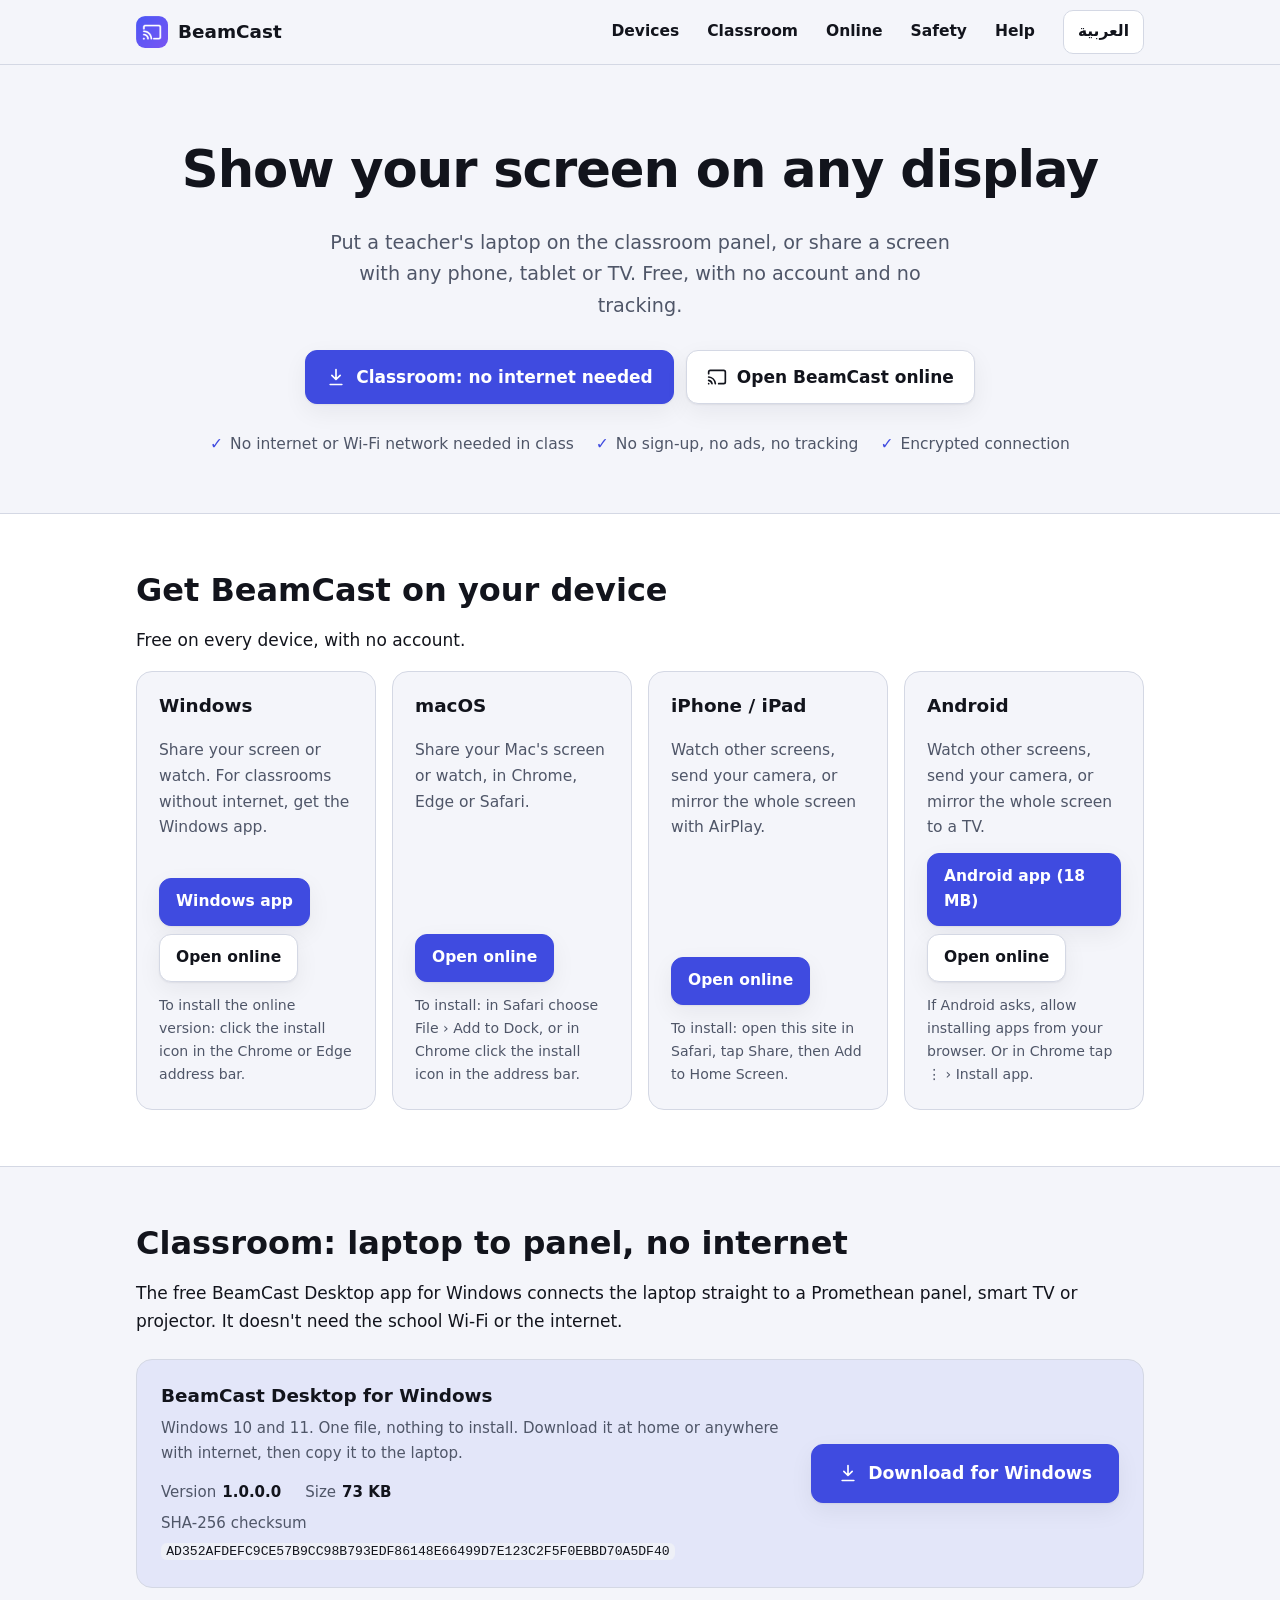
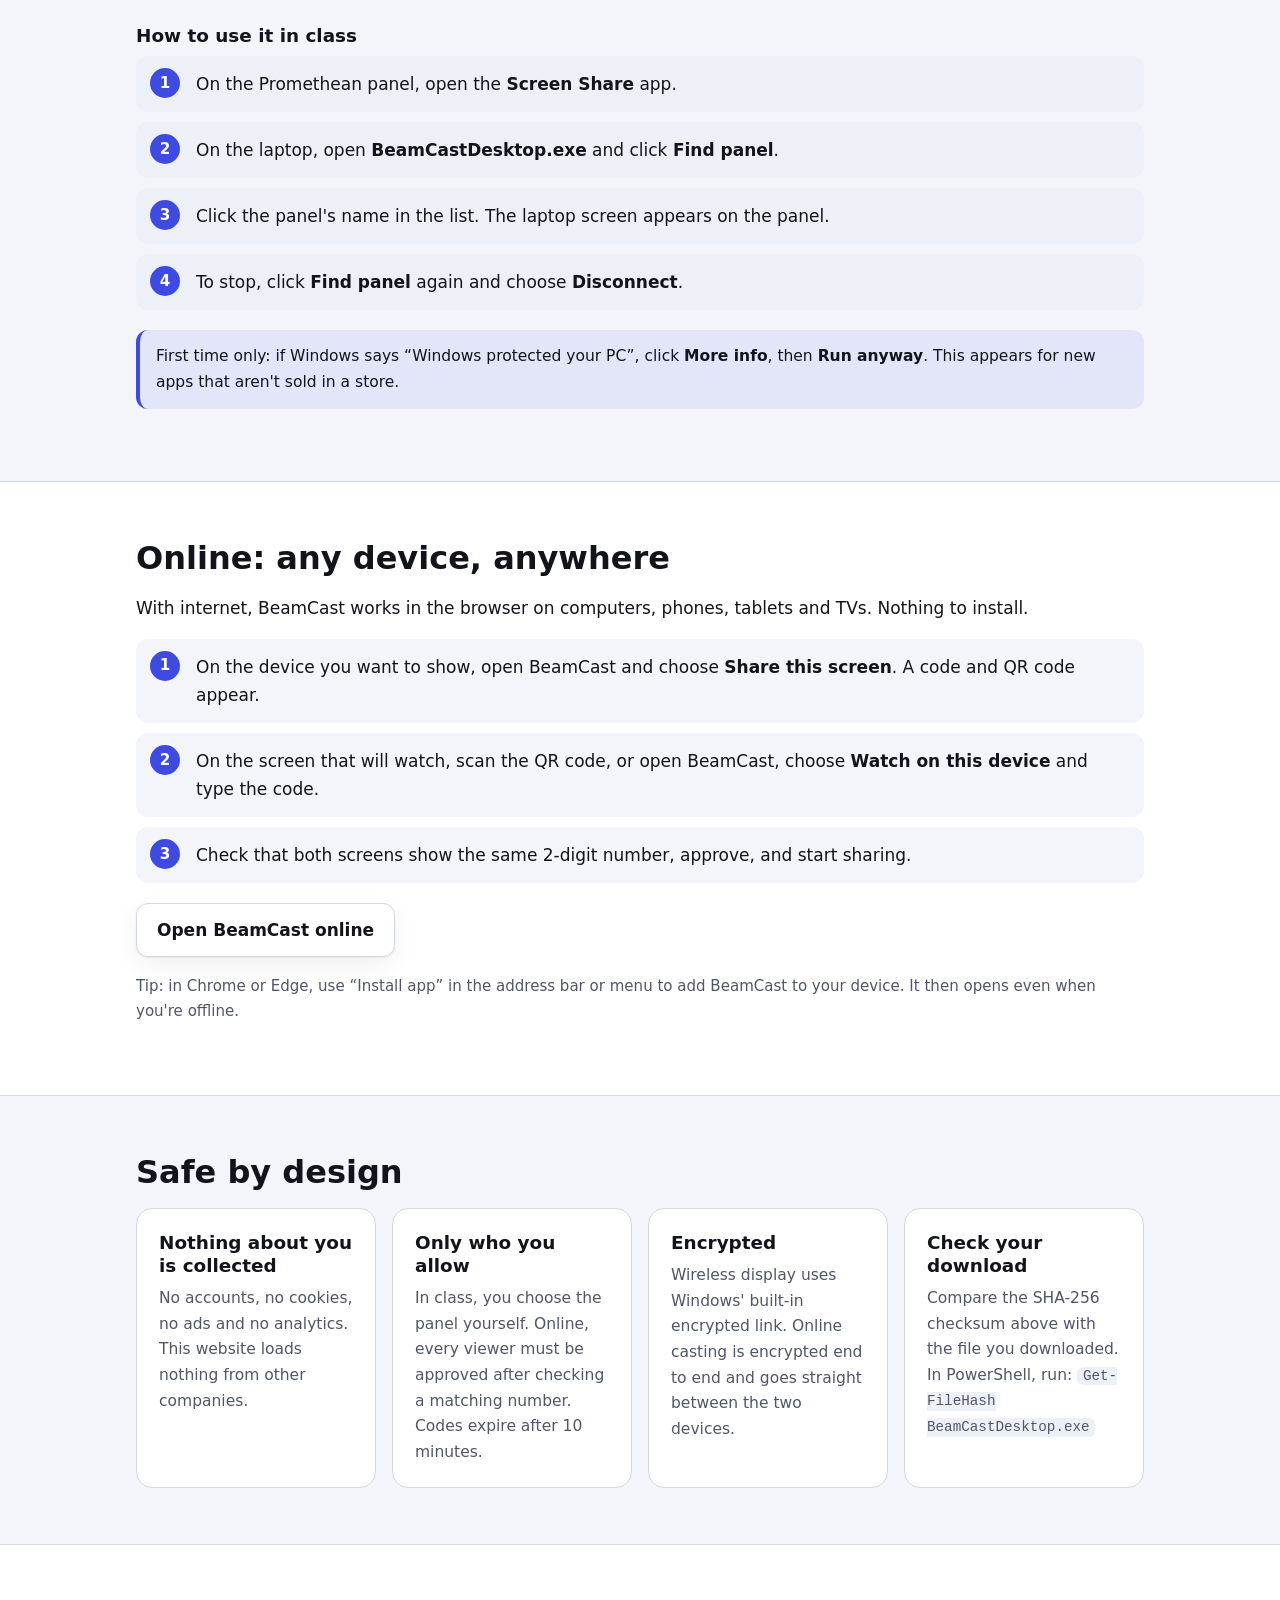
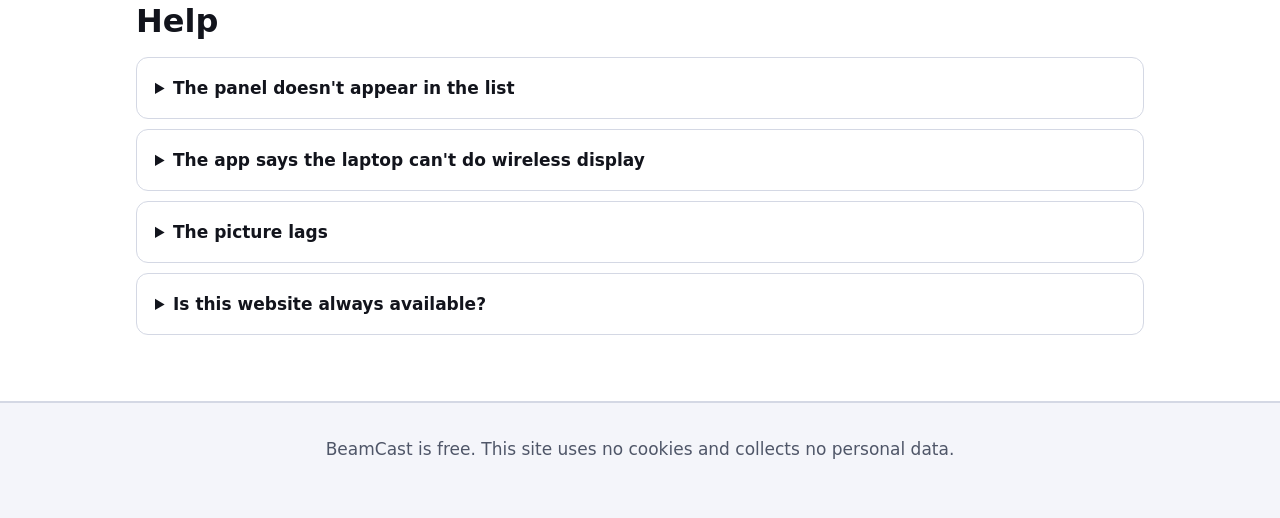
<file: index.html>
<!DOCTYPE html>
<html lang="en" dir="ltr">
<head>
<meta charset="utf-8">
<meta name="viewport" content="width=device-width, initial-scale=1, viewport-fit=cover">
<!-- Strict policy: only files from this site may load. No outside scripts, fonts, trackers or frames. -->
<meta http-equiv="Content-Security-Policy" content="default-src 'none'; script-src 'self'; style-src 'self'; img-src 'self'; connect-src 'self'; manifest-src 'self'; worker-src 'self'; base-uri 'none'; form-action 'none'; upgrade-insecure-requests">
<meta name="referrer" content="no-referrer">
<meta name="color-scheme" content="light dark">
<meta name="theme-color" content="#4b57f5">
<meta name="description" content="BeamCast shows a laptop screen on a classroom panel, TV or any device. Works without internet. Free, private and safe.">
<title>BeamCast: show your screen on any display</title>
<script src="launch.js"></script>
<link rel="manifest" href="manifest.webmanifest">
<link rel="icon" type="image/png" href="icon-192.png">
<link rel="apple-touch-icon" href="icon-192.png">
<link rel="stylesheet" href="styles.css">
<script src="site.js" defer></script>
</head>
<body>
<a class="skip" href="#main" data-i18n="skip">Skip to content</a>

<header class="top">
  <div class="wrap top-in">
    <a class="brand" href="./" aria-label="BeamCast home">
      <img src="icon-192.png" alt="" width="32" height="32">
      <span>BeamCast</span>
    </a>
    <nav aria-label="Main" data-i18n-attr="aria-label:navLabel">
      <ul>
        <li><a href="#devices" data-i18n="navDevices">Devices</a></li>
        <li><a href="#classroom" data-i18n="navClassroom">Classroom</a></li>
        <li><a href="#online" data-i18n="navOnline">Online</a></li>
        <li><a href="#safety" data-i18n="navSafety">Safety</a></li>
        <li><a href="#help" data-i18n="navHelp">Help</a></li>
      </ul>
    </nav>
    <button type="button" class="lang" id="langBtn" lang="ar" aria-label="عرض الموقع بالعربية">العربية</button>
  </div>
</header>

<main id="main" tabindex="-1">
  <section class="hero" aria-labelledby="heroT">
    <div class="wrap">
      <h1 id="heroT" data-i18n="heroT">Show your screen on any display</h1>
      <p class="lead" data-i18n="heroP">Put a teacher's laptop on the classroom panel, or share a screen with any phone, tablet or TV. Free, with no account and no tracking.</p>
      <div class="cta">
        <a class="btn primary" href="#classroom">
          <svg aria-hidden="true" viewBox="0 0 24 24"><path d="M12 3v12M7 10l5 5 5-5M5 21h14"/></svg>
          <span data-i18n="ctaClass">Classroom: no internet needed</span>
        </a>
        <a class="btn" href="app.html">
          <svg aria-hidden="true" viewBox="0 0 24 24"><path d="M2 8V6a2 2 0 0 1 2-2h16a2 2 0 0 1 2 2v12a2 2 0 0 1-2 2h-6M2 12a9 9 0 0 1 8 8M2 16a5 5 0 0 1 4 4M2 20h.01"/></svg>
          <span data-i18n="ctaOnline">Open BeamCast online</span>
        </a>
      </div>
      <ul class="facts" aria-label="Highlights" data-i18n-attr="aria-label:factsLabel">
        <li data-i18n="fact1">No internet or Wi-Fi network needed in class</li>
        <li data-i18n="fact2">No sign-up, no ads, no tracking</li>
        <li data-i18n="fact3">Encrypted connection</li>
      </ul>
    </div>
  </section>

  <section id="devices" class="band" aria-labelledby="devT">
    <div class="wrap">
      <h2 id="devT" data-i18n="devT">Get BeamCast on your device</h2>
      <p data-i18n="devP">Free on every device, with no account.</p>
      <ul class="cards devices">
        <li>
          <h3 data-i18n="dWinT">Windows</h3>
          <p data-i18n="dWinP">Share your screen or watch. For classrooms without internet, get the Windows app.</p>
          <div class="acts">
            <a class="btn primary" href="#classroom" data-i18n="dWinBtn">Windows app</a>
            <a class="btn" href="app.html" data-i18n="dOpen">Open online</a>
          </div>
          <p class="small" data-i18n="dWinTip">To install the online version: click the install icon in the Chrome or Edge address bar.</p>
        </li>
        <li>
          <h3 data-i18n="dMacT">macOS</h3>
          <p data-i18n="dMacP">Share your Mac's screen or watch, in Chrome, Edge or Safari.</p>
          <div class="acts"><a class="btn primary" href="app.html" data-i18n="dOpen">Open online</a></div>
          <p class="small" data-i18n="dMacTip">To install: in Safari choose File › Add to Dock, or in Chrome click the install icon in the address bar.</p>
        </li>
        <li>
          <h3 data-i18n="dIosT">iPhone / iPad</h3>
          <p data-i18n="dIosP">Watch other screens, send your camera, or mirror the whole screen with AirPlay.</p>
          <div class="acts"><a class="btn primary" href="app.html" data-i18n="dOpen">Open online</a></div>
          <p class="small" data-i18n="dIosTip">To install: open this site in Safari, tap Share, then Add to Home Screen.</p>
        </li>
        <li>
          <h3 data-i18n="dAndT">Android</h3>
          <p data-i18n="dAndP">Watch other screens, send your camera, or mirror the whole screen to a TV.</p>
          <div class="acts">
            <a class="btn primary" href="android/BeamCast.apk" download data-i18n="dAndBtn">Android app (18 MB)</a>
            <a class="btn" href="app.html" data-i18n="dOpen">Open online</a>
          </div>
          <p class="small" data-i18n="dAndTip">If Android asks, allow installing apps from your browser. Or in Chrome tap ⋮ › Install app.</p>
        </li>
      </ul>
    </div>
  </section>

  <section id="classroom" aria-labelledby="classT">
    <div class="wrap">
      <h2 id="classT" data-i18n="classT">Classroom: laptop to panel, no internet</h2>
      <p data-i18n="classP">The free BeamCast Desktop app for Windows connects the laptop straight to a Promethean panel, smart TV or projector. It doesn't need the school Wi-Fi or the internet.</p>

      <div class="download" id="download">
        <div>
          <h3 data-i18n="dlT">BeamCast Desktop for Windows</h3>
          <p class="small" data-i18n="dlP">Windows 10 and 11. One file, nothing to install. Download it at home or anywhere with internet, then copy it to the laptop.</p>
          <dl class="meta">
            <div><dt data-i18n="dlVersion">Version</dt><dd id="dlVersion">—</dd></div>
            <div><dt data-i18n="dlSize">Size</dt><dd id="dlSize">—</dd></div>
            <div class="hash"><dt data-i18n="dlHash">SHA-256 checksum</dt><dd><code id="dlHash">—</code></dd></div>
          </dl>
        </div>
        <a class="btn primary big" href="BeamCastDesktop.exe" download>
          <svg aria-hidden="true" viewBox="0 0 24 24"><path d="M12 3v12M7 10l5 5 5-5M5 21h14"/></svg>
          <span data-i18n="dlBtn">Download for Windows</span>
        </a>
      </div>

      <h3 data-i18n="howT">How to use it in class</h3>
      <ol class="steps">
        <li data-i18n="step1">On the Promethean panel, open the <b>Screen Share</b> app.</li>
        <li data-i18n="step2">On the laptop, open <b>BeamCastDesktop.exe</b> and click <b>Find panel</b>.</li>
        <li data-i18n="step3">Click the panel's name in the list. The laptop screen appears on the panel.</li>
        <li data-i18n="step4">To stop, click <b>Find panel</b> again and choose <b>Disconnect</b>.</li>
      </ol>
      <p class="note" data-i18n="firstRun">First time only: if Windows says “Windows protected your PC”, click <b>More info</b>, then <b>Run anyway</b>. This appears for new apps that aren't sold in a store.</p>
    </div>
  </section>

  <section id="online" class="band" aria-labelledby="onlineT">
    <div class="wrap">
      <h2 id="onlineT" data-i18n="onlineT">Online: any device, anywhere</h2>
      <p data-i18n="onlineP">With internet, BeamCast works in the browser on computers, phones, tablets and TVs. Nothing to install.</p>
      <ol class="steps">
        <li data-i18n="on1">On the device you want to show, open BeamCast and choose <b>Share this screen</b>. A code and QR code appear.</li>
        <li data-i18n="on2">On the screen that will watch, scan the QR code, or open BeamCast, choose <b>Watch on this device</b> and type the code.</li>
        <li data-i18n="on3">Check that both screens show the same 2-digit number, approve, and start sharing.</li>
      </ol>
      <p><a class="btn" href="app.html" data-i18n="openApp">Open BeamCast online</a></p>
      <p class="small" data-i18n="installTip">Tip: in Chrome or Edge, use “Install app” in the address bar or menu to add BeamCast to your device. It then opens even when you're offline.</p>
    </div>
  </section>

  <section id="safety" aria-labelledby="safeT">
    <div class="wrap">
      <h2 id="safeT" data-i18n="safeT">Safe by design</h2>
      <ul class="cards">
        <li>
          <h3 data-i18n="s1T">Nothing about you is collected</h3>
          <p data-i18n="s1P">No accounts, no cookies, no ads and no analytics. This website loads nothing from other companies.</p>
        </li>
        <li>
          <h3 data-i18n="s2T">Only who you allow</h3>
          <p data-i18n="s2P">In class, you choose the panel yourself. Online, every viewer must be approved after checking a matching number. Codes expire after 10 minutes.</p>
        </li>
        <li>
          <h3 data-i18n="s3T">Encrypted</h3>
          <p data-i18n="s3P">Wireless display uses Windows' built-in encrypted link. Online casting is encrypted end to end and goes straight between the two devices.</p>
        </li>
        <li>
          <h3 data-i18n="s4T">Check your download</h3>
          <p data-i18n="s4P">Compare the SHA-256 checksum above with the file you downloaded. In PowerShell, run: <code>Get-FileHash BeamCastDesktop.exe</code></p>
        </li>
      </ul>
    </div>
  </section>

  <section id="help" class="band" aria-labelledby="helpT">
    <div class="wrap">
      <h2 id="helpT" data-i18n="helpT">Help</h2>
      <details>
        <summary data-i18n="h1Q">The panel doesn't appear in the list</summary>
        <p data-i18n="h1A">Make sure the Screen Share app is open on the panel and allows Windows / Miracast devices. Switch Wi-Fi on in Windows (it doesn't need to be connected to a network) and stay within a few metres of the panel.</p>
      </details>
      <details>
        <summary data-i18n="h2Q">The app says the laptop can't do wireless display</summary>
        <p data-i18n="h2A">Use the second option in the app: if the laptop and panel share a Wi-Fi, open the panel's browser and type the address and code the app shows. Or connect an HDMI cable.</p>
      </details>
      <details>
        <summary data-i18n="h3Q">The picture lags</summary>
        <p data-i18n="h3A">Wireless display is the smoothest option. In the Wi-Fi option, choose <b>Picture: Smooth</b>, and move closer to the router.</p>
      </details>
      <details>
        <summary data-i18n="h4Q">Is this website always available?</summary>
        <p data-i18n="h4A">Yes. It is a simple static site on GitHub Pages with secure HTTPS and no server to break. After your first visit it also opens without internet. The classroom app never needs this website once downloaded.</p>
      </details>
    </div>
  </section>
</main>

<footer class="foot">
  <div class="wrap">
    <p data-i18n="foot">BeamCast is free. This site uses no cookies and collects no personal data.</p>
    <p class="small" id="offlineNote" hidden data-i18n="offline">You are offline. This page was opened from your device.</p>
  </div>
</footer>
</body>
</html>
</file>
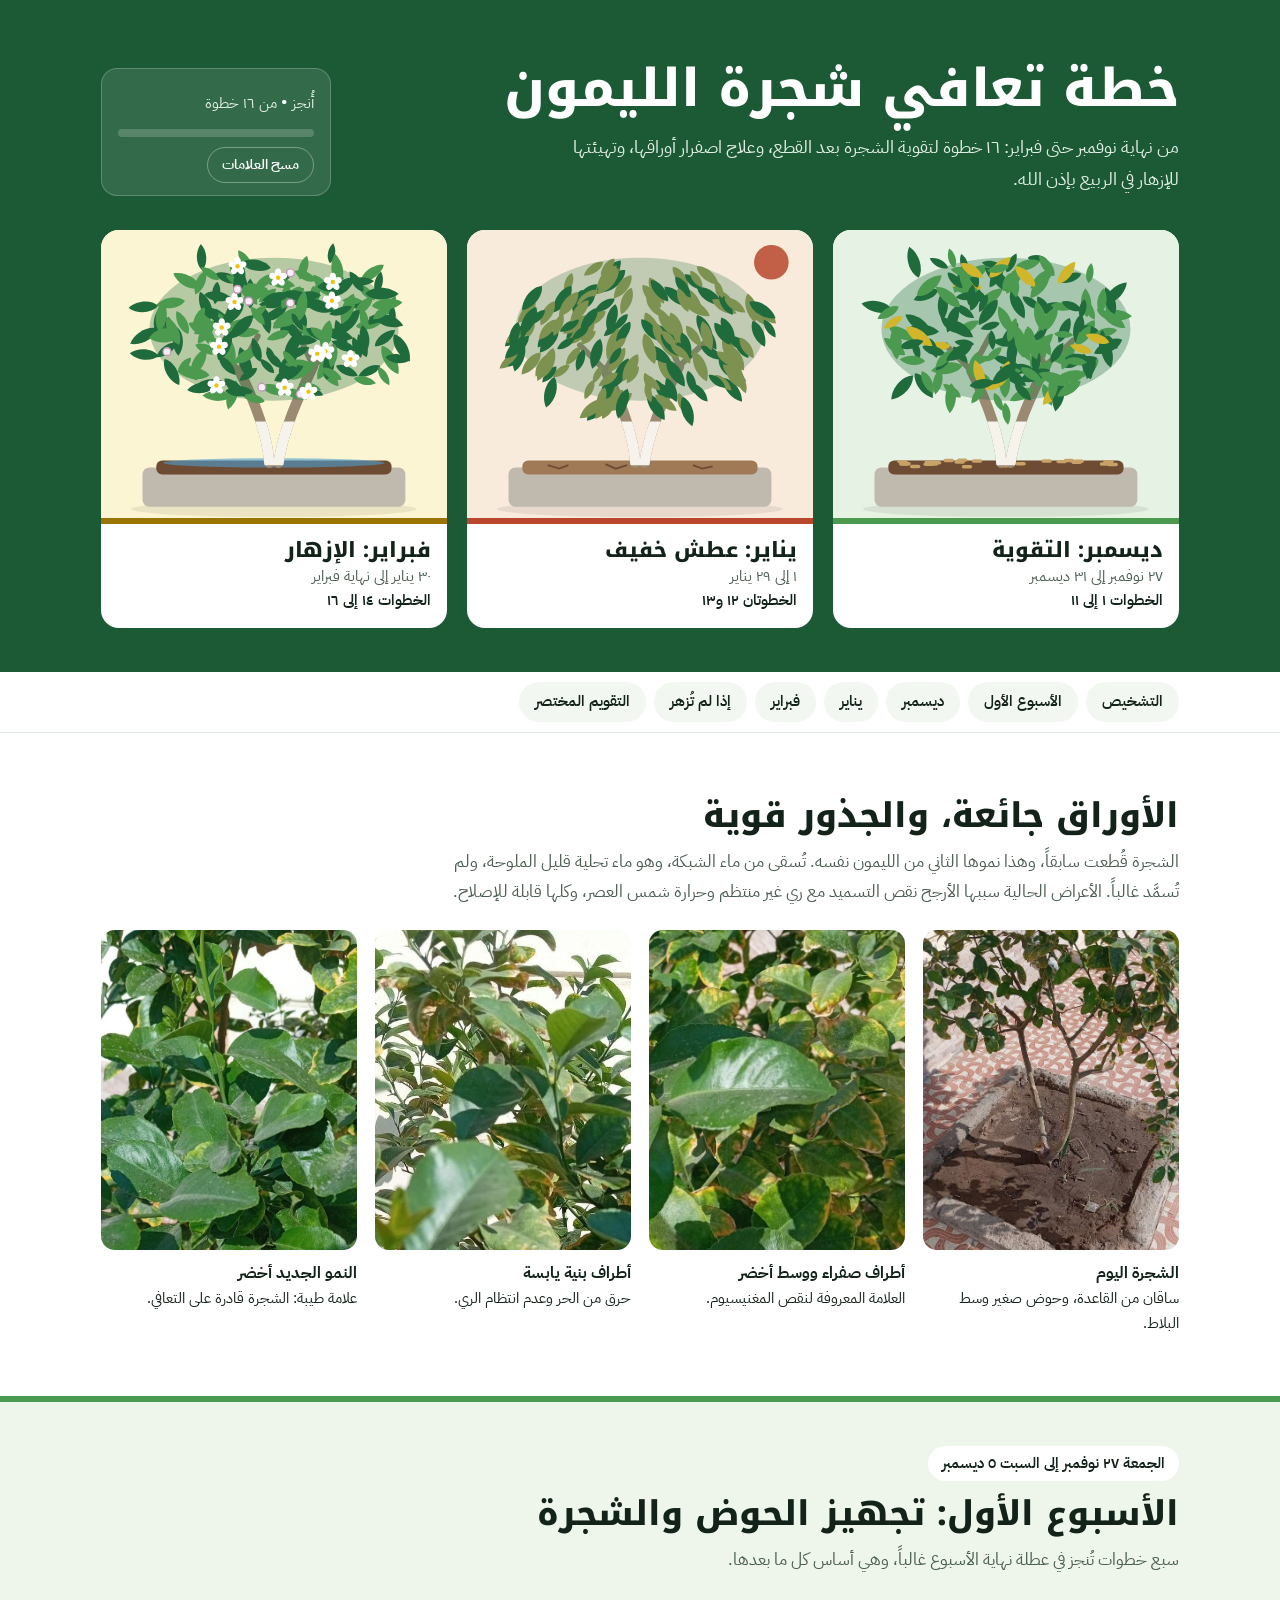
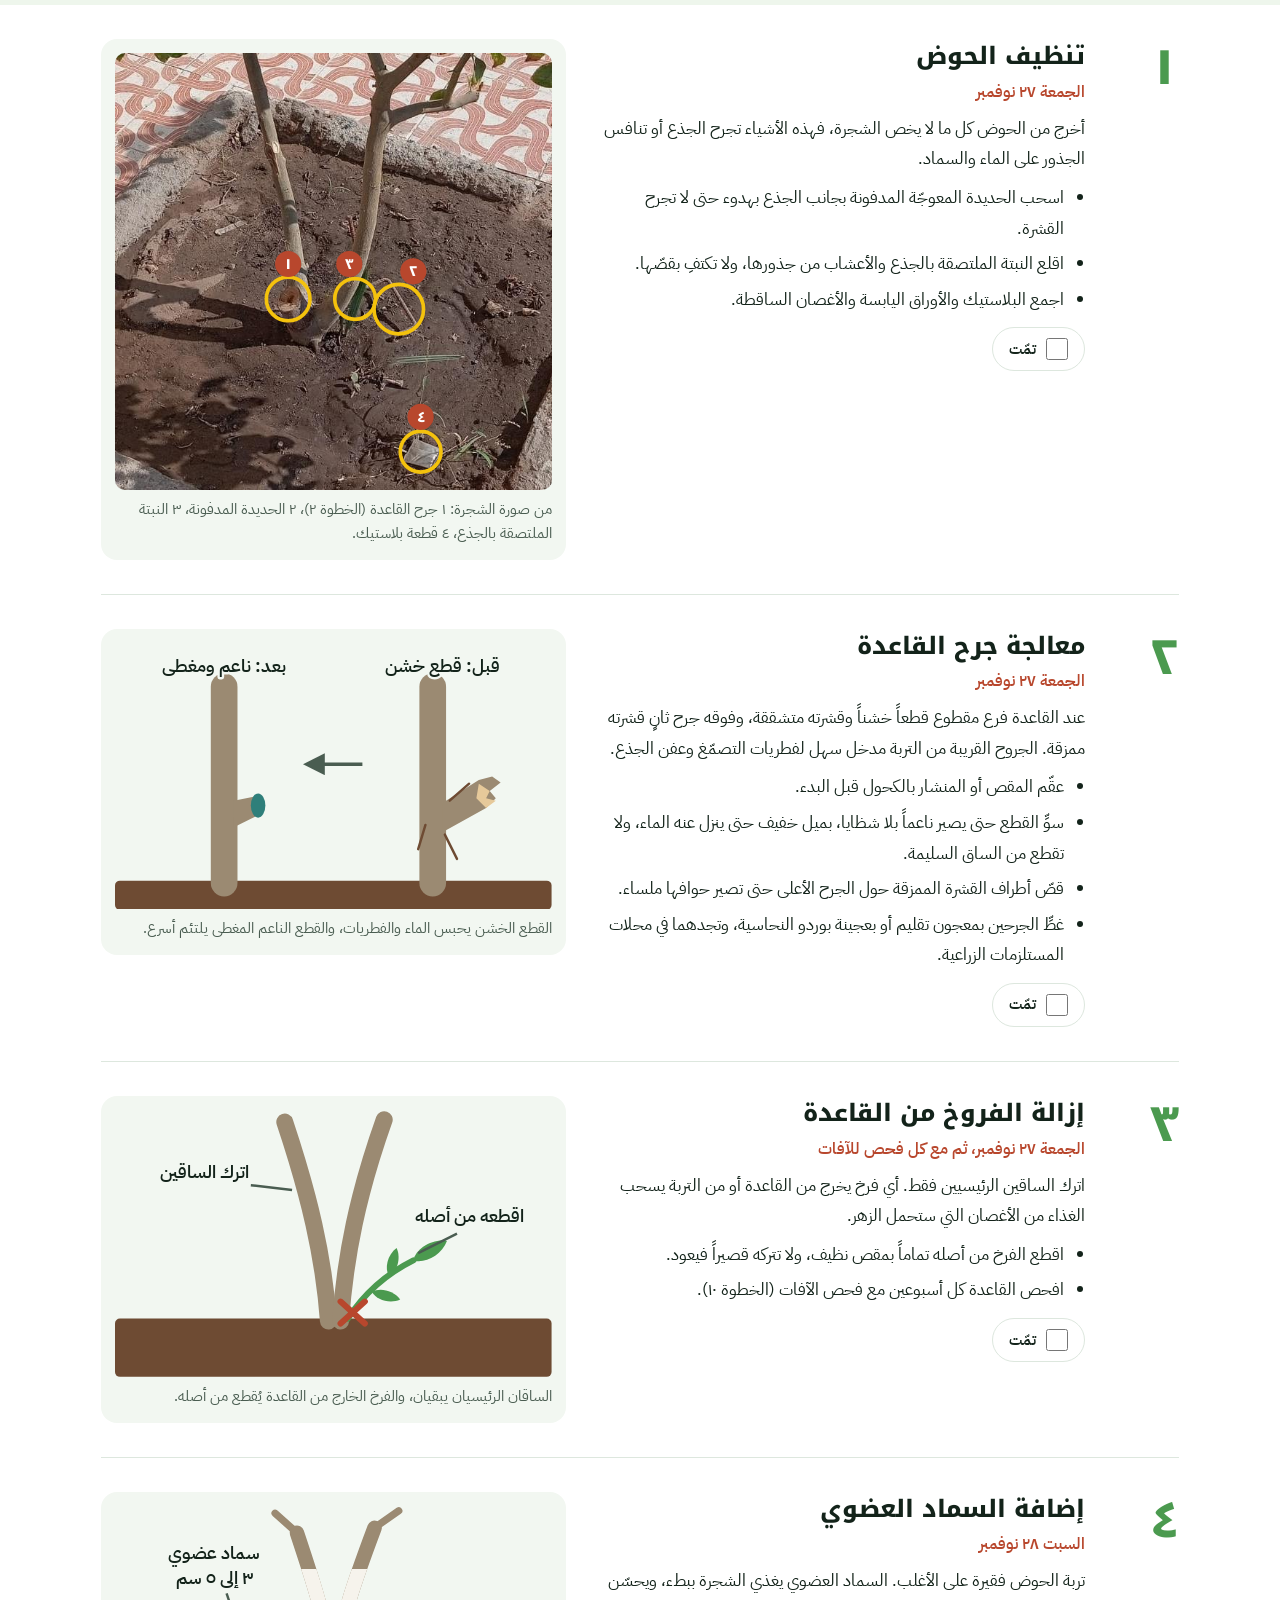
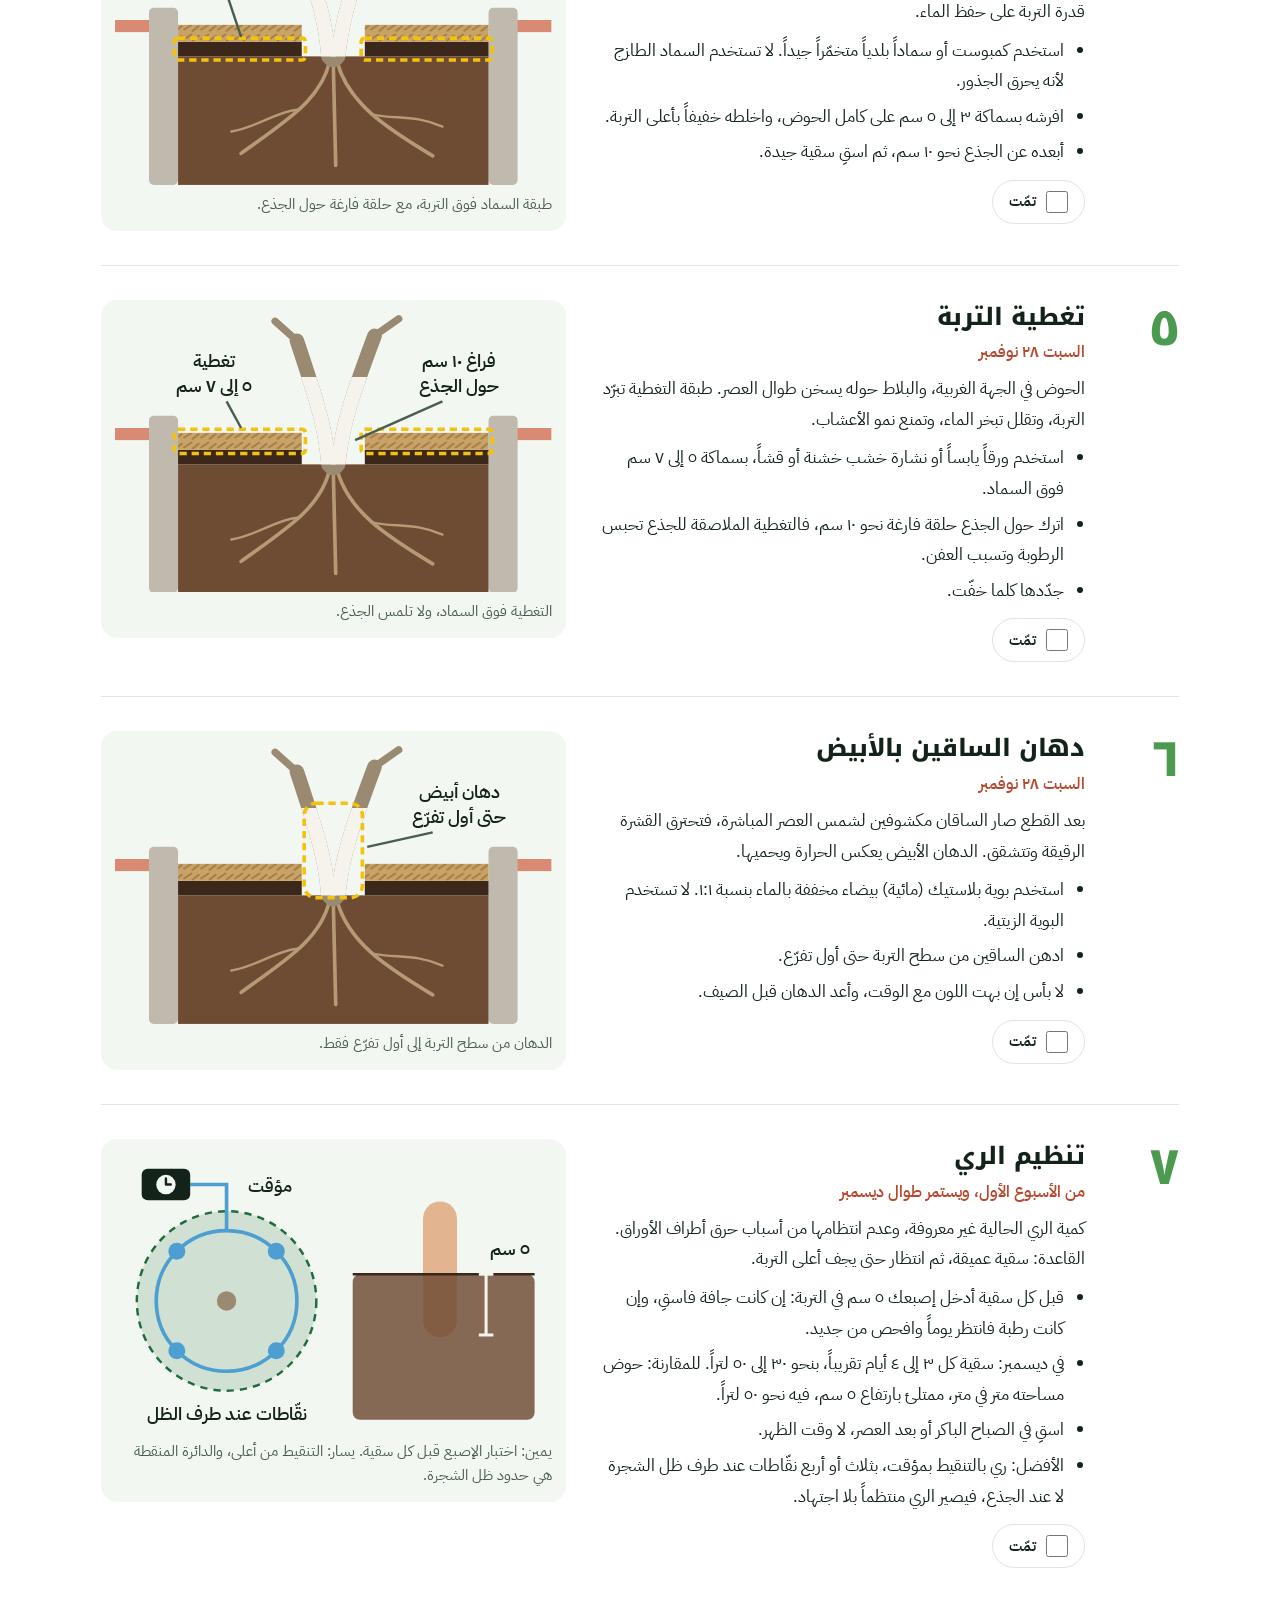
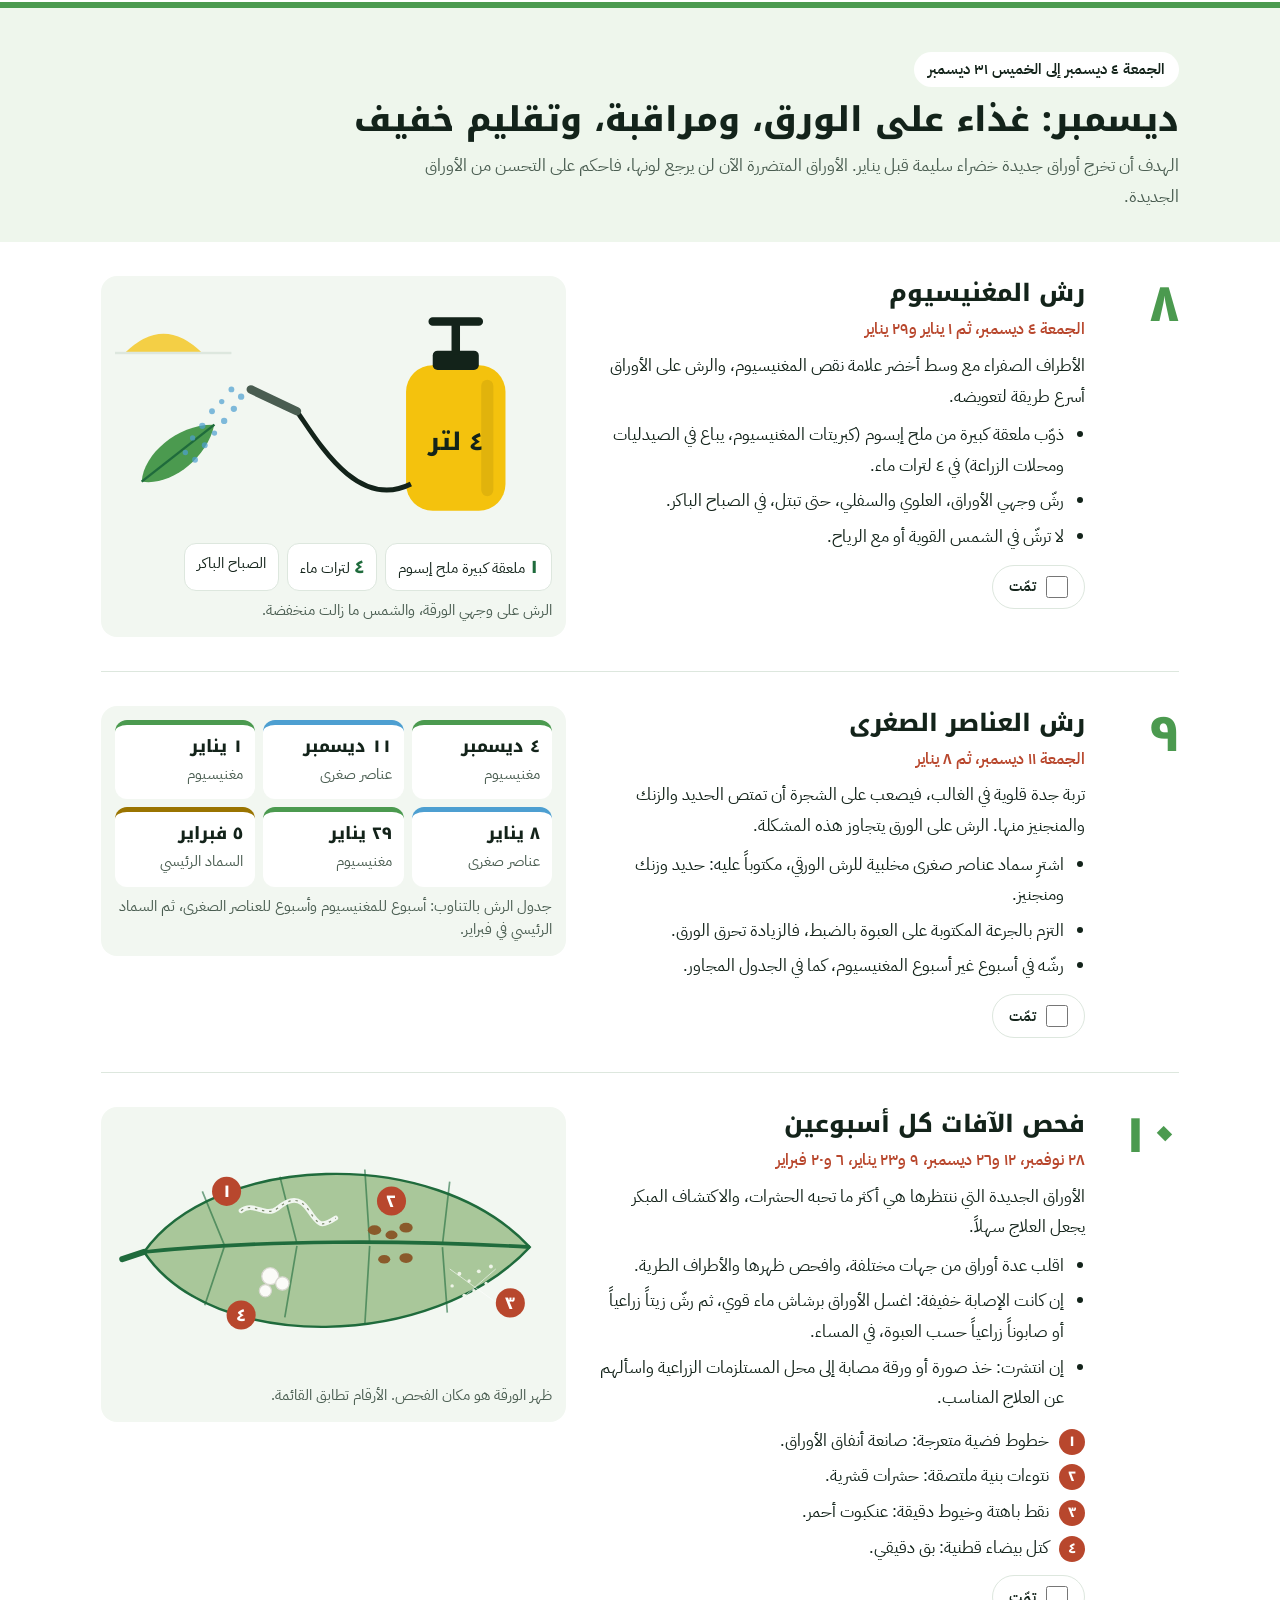
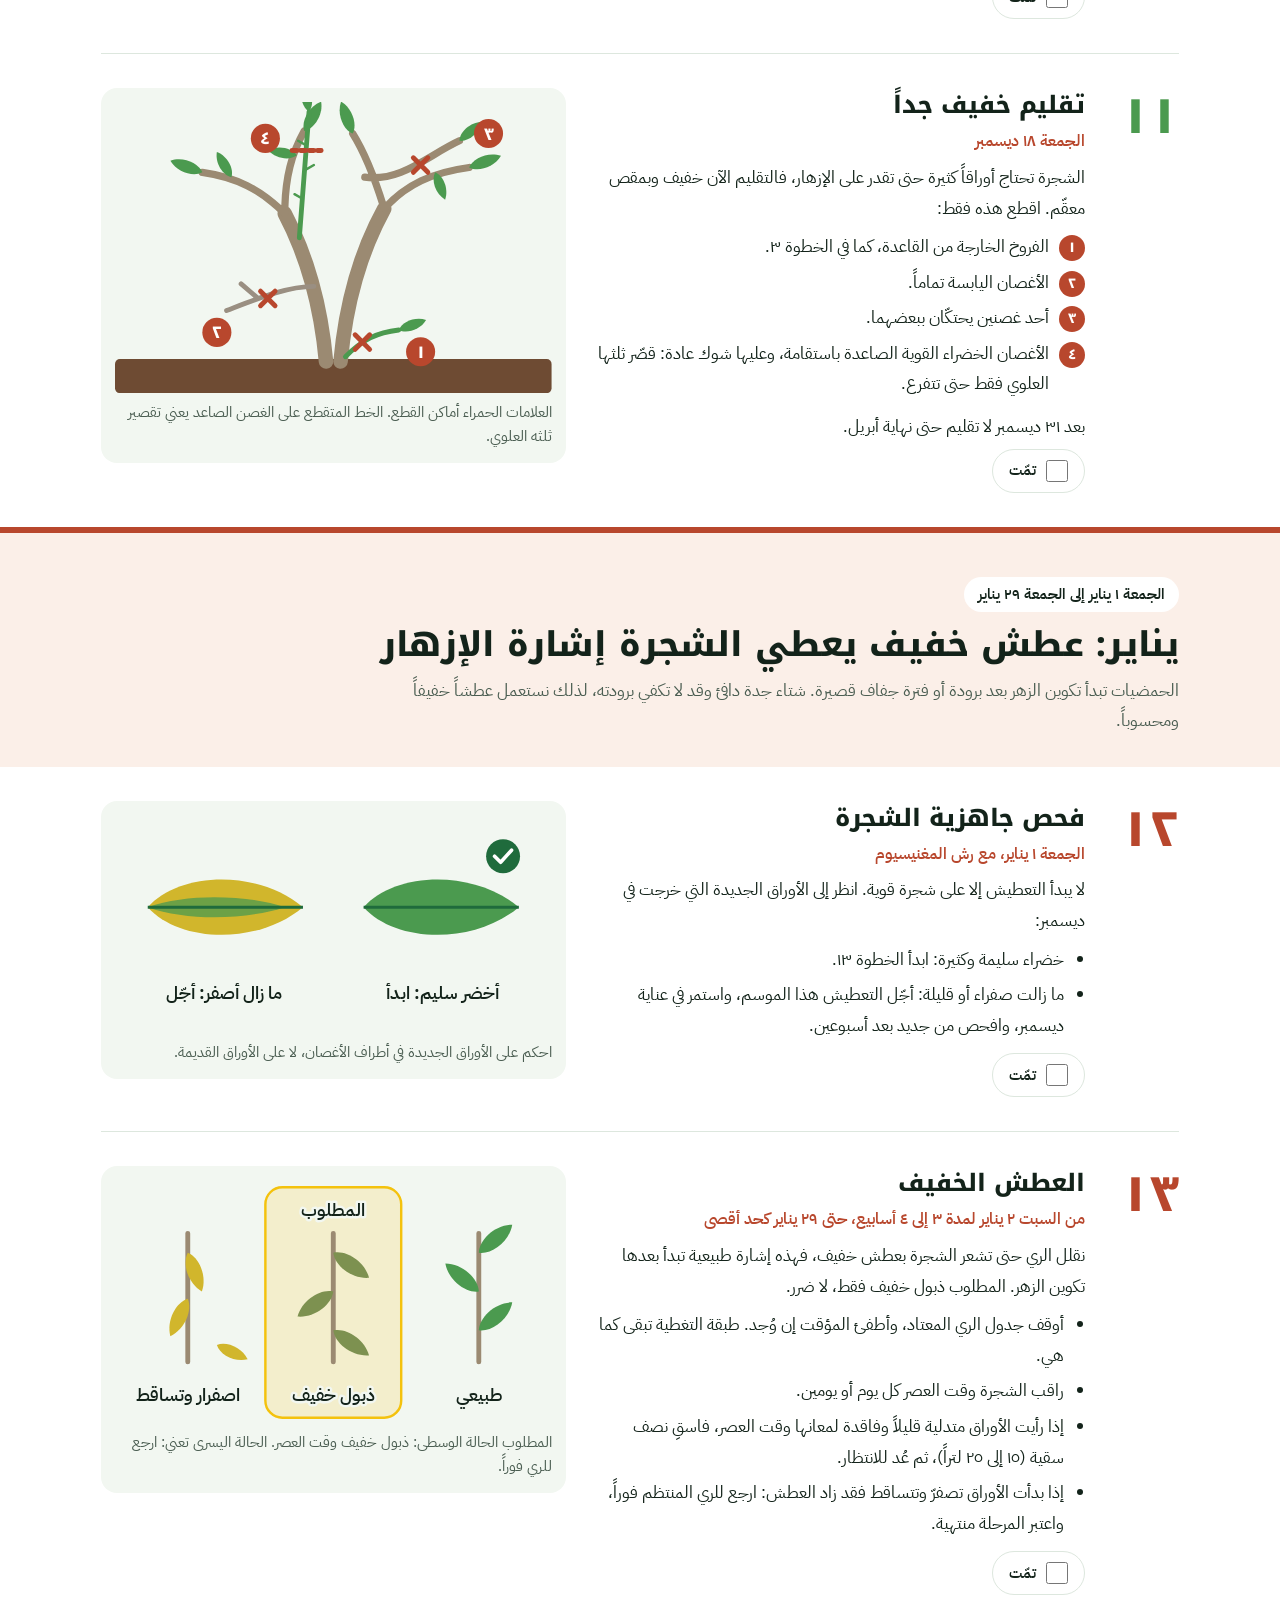
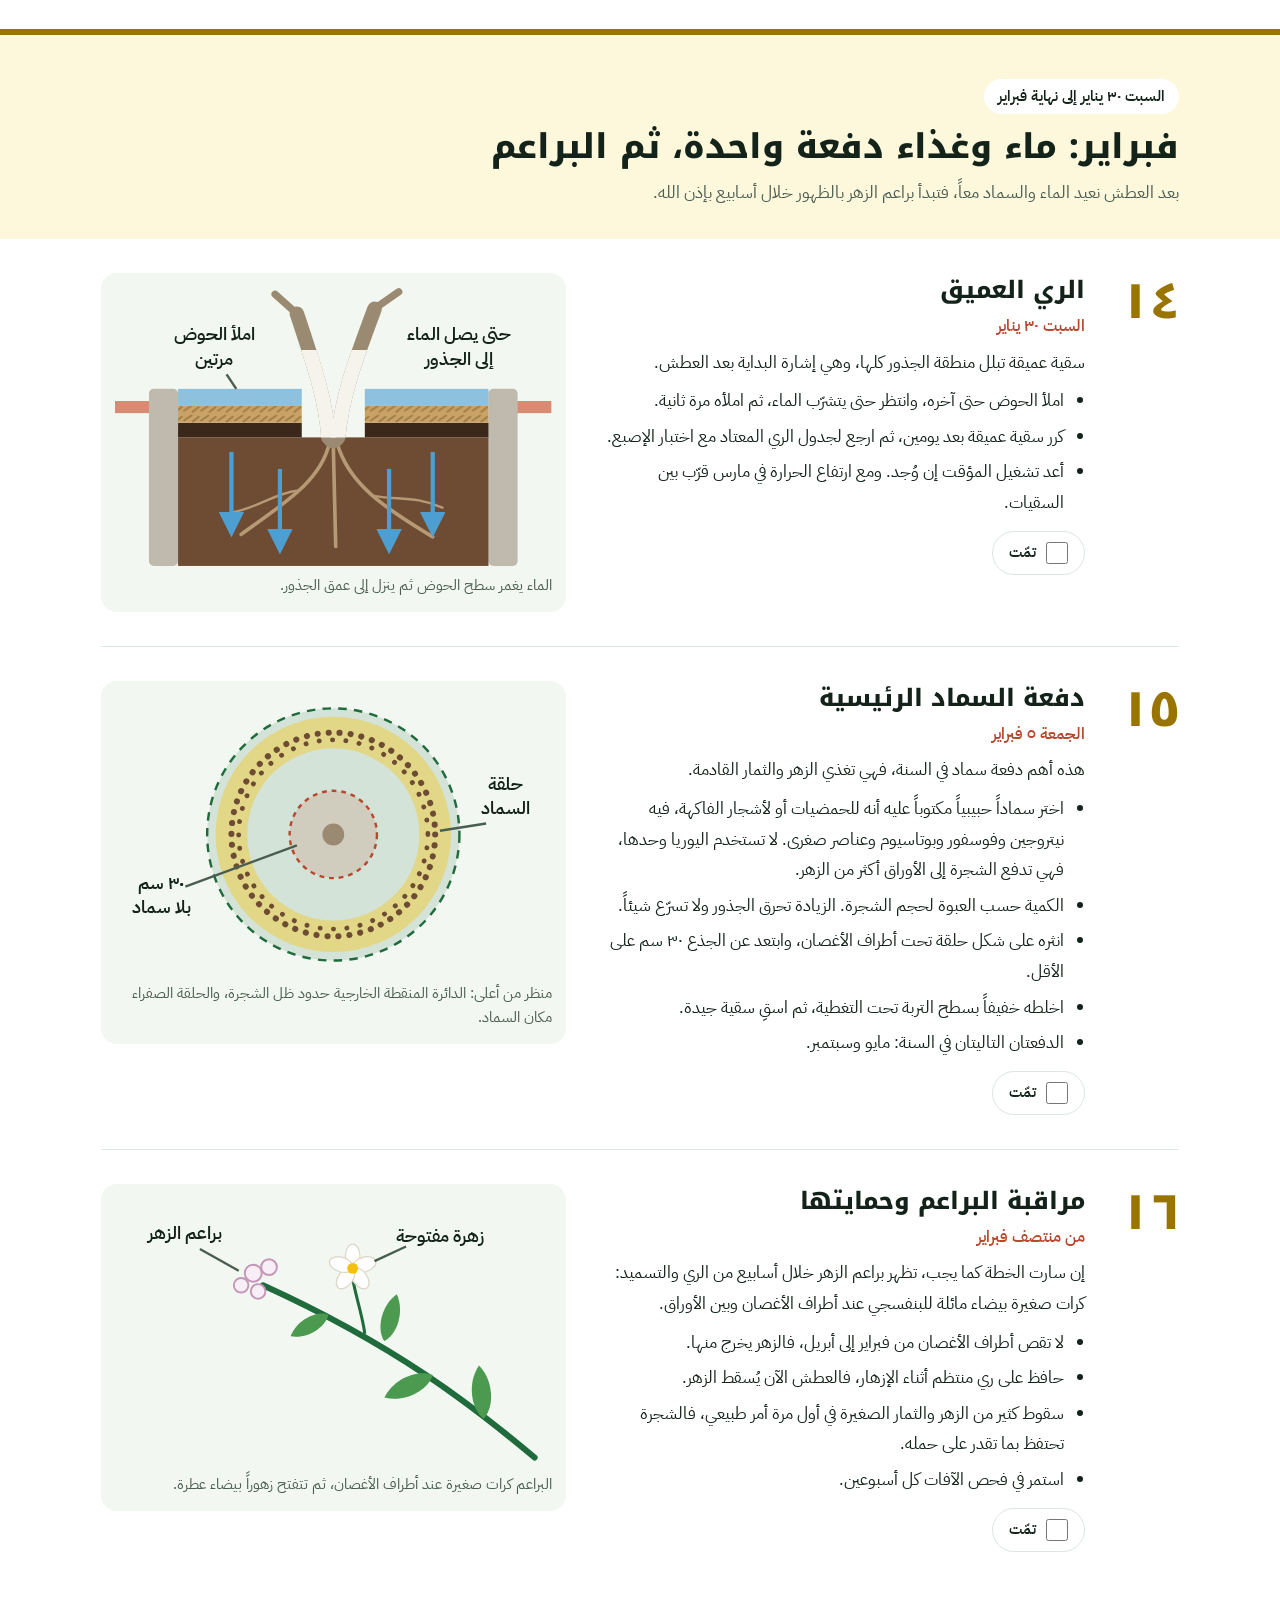
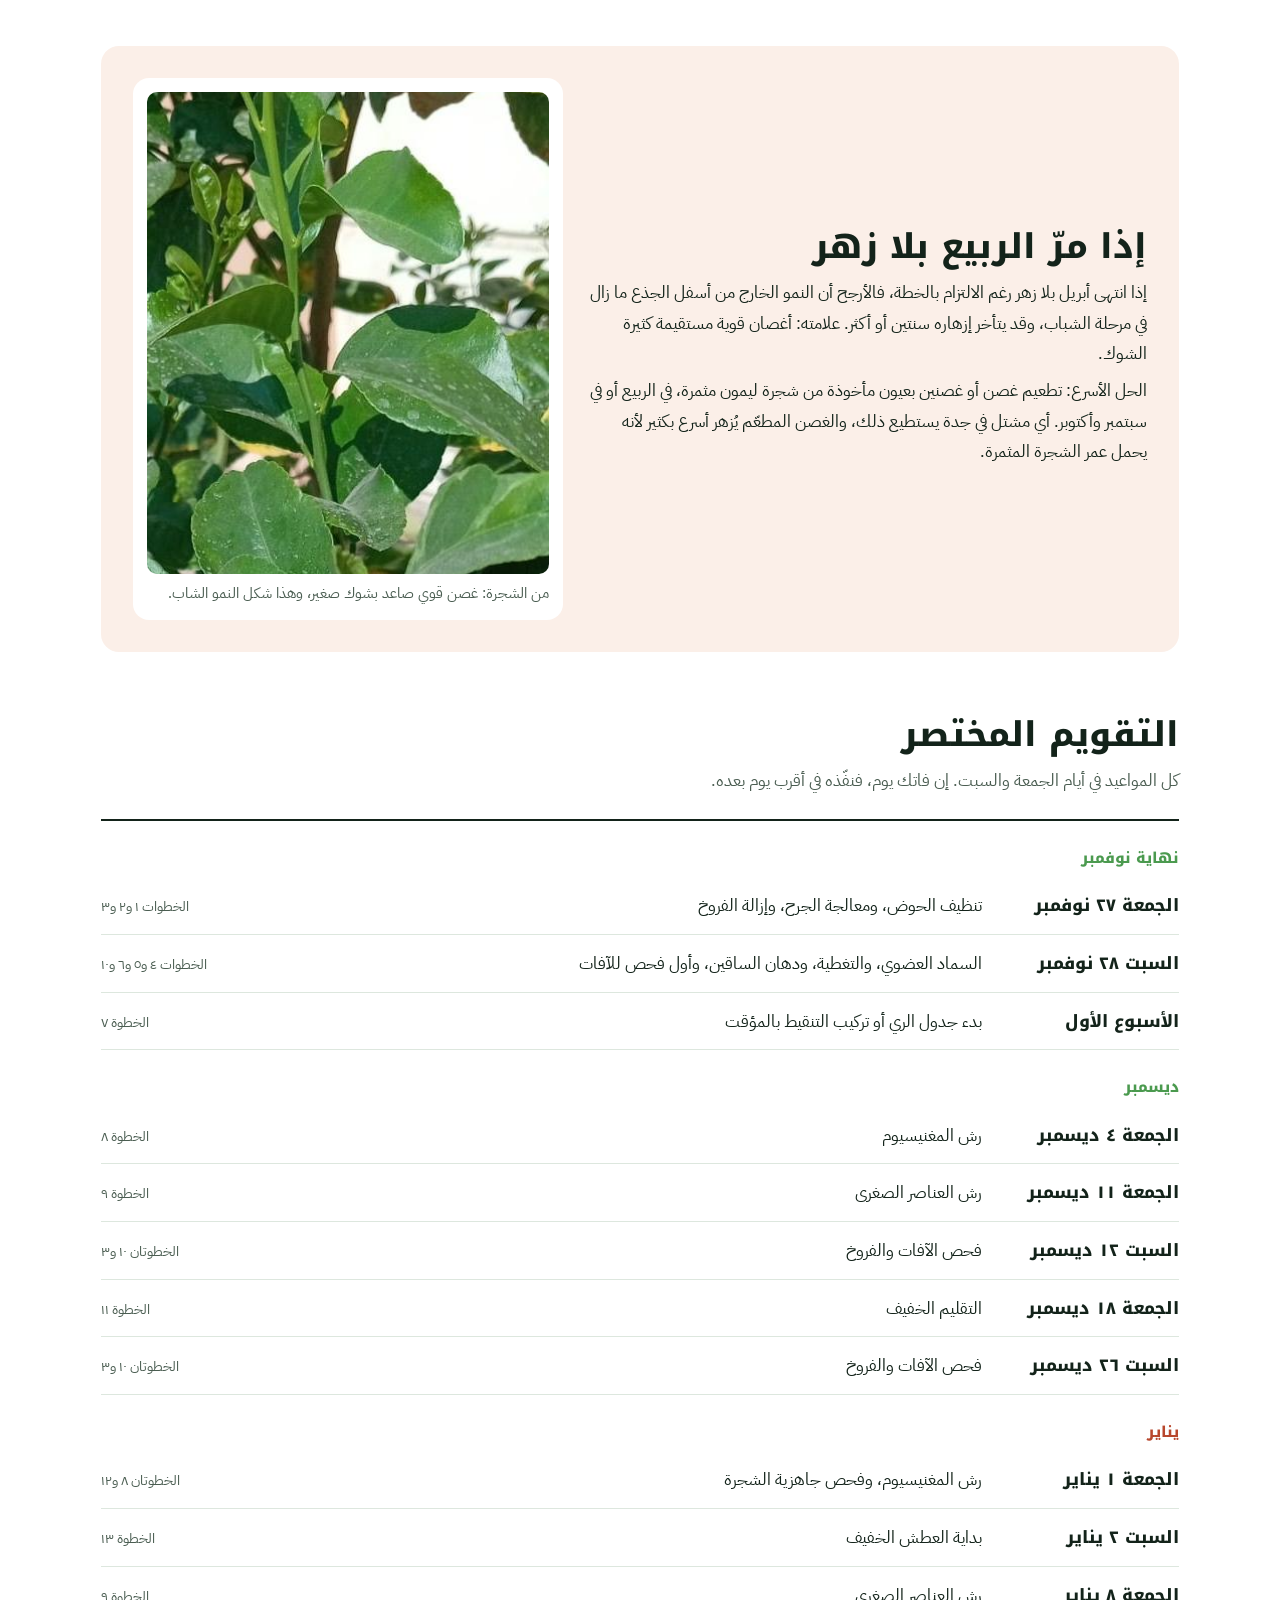
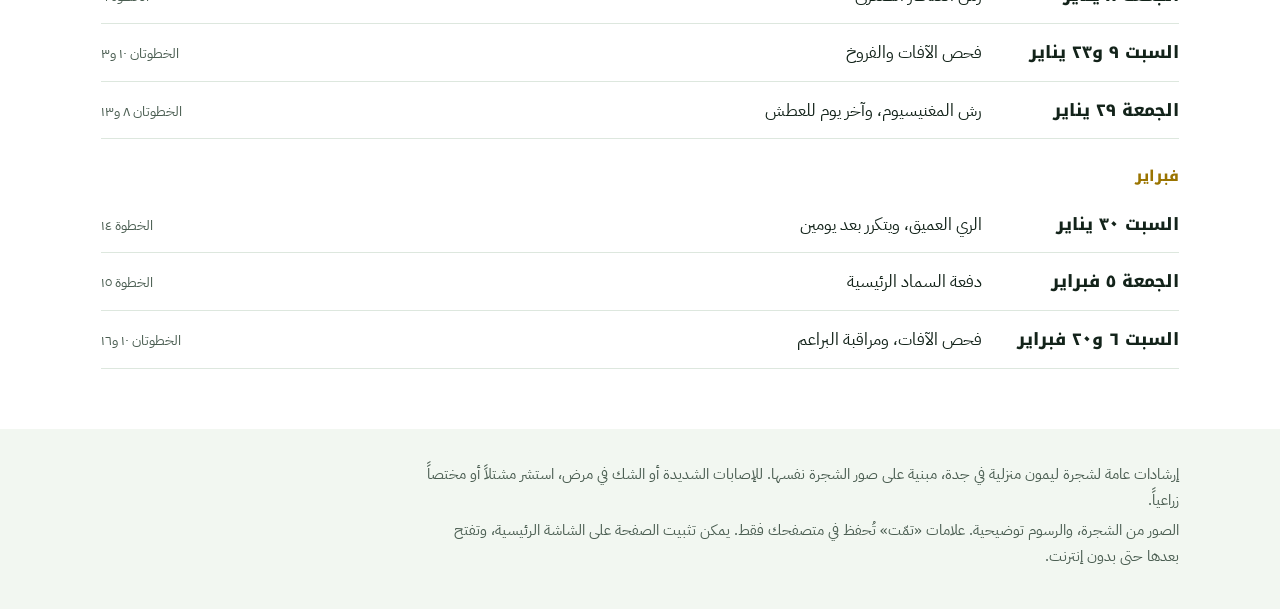
<file: lemon/index.html>
<!DOCTYPE html>
<html lang="ar" dir="rtl">
<head>
<meta charset="utf-8">
<meta name="viewport" content="width=device-width, initial-scale=1">
<title>خطة تعافي شجرة الليمون</title>
<meta name="description" content="خطة عملية مرقّمة من نهاية نوفمبر حتى فبراير لتقوية شجرة ليمون بعد القطع وتهيئتها للإزهار في جدة.">
<meta property="og:title" content="خطة تعافي شجرة الليمون">
<meta property="og:description" content="١٦ خطوة من نهاية نوفمبر حتى فبراير لتقوية الشجرة وتهيئتها للإزهار.">
<meta name="theme-color" content="#1c5a35" media="(prefers-color-scheme: light)">
<meta name="theme-color" content="#10301e" media="(prefers-color-scheme: dark)">
<meta name="format-detection" content="telephone=no">
<link rel="manifest" href="manifest.webmanifest">
<link rel="icon" type="image/png" sizes="32x32" href="icons/favicon-32.png">
<link rel="apple-touch-icon" href="icons/apple-touch-icon.png">
<meta name="mobile-web-app-capable" content="yes">
<meta name="apple-mobile-web-app-capable" content="yes">
<meta name="apple-mobile-web-app-title" content="شجرة الليمون">
<meta name="apple-mobile-web-app-status-bar-style" content="default">
<link rel="preconnect" href="https://fonts.googleapis.com">
<link rel="preconnect" href="https://fonts.gstatic.com" crossorigin>
<link href="https://fonts.googleapis.com/css2?family=IBM+Plex+Sans+Arabic:wght@400;600&family=Noto+Kufi+Arabic:wght@700;800&display=swap" rel="stylesheet">
<style>
/* VOICE everyday: a practical care leaflet for the family and whoever waters the tree
   IDEA an agricultural extension leaflet written for one specific lemon tree
   PICTURE the same tree drawn at three stations: December strengthening, January mild thirst, February blossom
   COLOUR white ground, leaf green bands, lemon yellow and terracotta (from the tiles around the basin) as accents
   TYPE Noto Kufi Arabic for headings + IBM Plex Sans Arabic for text
   LAYOUT green header with title and the three stations under it; numbered steps with a drawing beside each, stacked on phones */
:root{
  --bg:#ffffff;--ink:#13231a;--muted:#4a5d51;--line:#dde7de;--panel:#f2f7f1;--band:#1c5a35;--bandink:#e3efe6;
  --stbg:#ffffff;--sky1:#e6f2e4;--sky2:#f8ebdc;--sky3:#fcf5d3;
  --t1:#eef6ec;--t2:#fbefe8;--t3:#fdf7dc;
  --leaf:#1f6b3c;--leaf2:#4b9a4f;--leafdull:#7d9150;--leafy:#d1b62c;--leafund:#a9c79a;
  --lemon:#f4c20d;--gold:#9a7400;--terra:#b8472d;--tile:#d98a73;
  --soil:#6e4b33;--soil2:#a07a57;--compost:#3b281b;--mulch:#c8a266;--mulch2:#a07d45;
  --concrete:#bfb9ae;--trunk:#9b8a72;--wood:#e6c99a;--paint:#f6f3ec;--paste:#2f7f7a;
  --water:#4d9fd1;--skin:#e2b48f;--root:#c9ad86;--bud:#f8eef6;--budline:#c497b8;--scale:#8a5a2b;--dry:#9a8f82;
}
@media (prefers-color-scheme:dark){:root:not([data-theme=light]){
  --bg:#0e1812;--ink:#e8f0ea;--muted:#a7b7ac;--line:#233629;--panel:#15231a;--band:#10301e;--bandink:#cfe0d4;
  --stbg:#16271c;--sky1:#1b3324;--sky2:#33271e;--sky3:#323019;
  --t1:#132519;--t2:#261a15;--t3:#25230f;
  --leaf:#3f9a5f;--leaf2:#6fbf72;--leafdull:#8fa463;--leafy:#d8c04a;--leafund:#5d7f55;
  --gold:#f4c20d;--terra:#e2734f;--tile:#9c5a47;
  --soil:#5c3f2b;--soil2:#7d6046;--compost:#2a1c12;--mulch:#a8874f;--mulch2:#86693a;
  --concrete:#6f6b64;--trunk:#8c7c66;--water:#5aaee0;--root:#8f7a5d;--dry:#7f766b;
}}
:root[data-theme=dark]{
  --bg:#0e1812;--ink:#e8f0ea;--muted:#a7b7ac;--line:#233629;--panel:#15231a;--band:#10301e;--bandink:#cfe0d4;
  --stbg:#16271c;--sky1:#1b3324;--sky2:#33271e;--sky3:#323019;
  --t1:#132519;--t2:#261a15;--t3:#25230f;
  --leaf:#3f9a5f;--leaf2:#6fbf72;--leafdull:#8fa463;--leafy:#d8c04a;--leafund:#5d7f55;
  --gold:#f4c20d;--terra:#e2734f;--tile:#9c5a47;
  --soil:#5c3f2b;--soil2:#7d6046;--compost:#2a1c12;--mulch:#a8874f;--mulch2:#86693a;
  --concrete:#6f6b64;--trunk:#8c7c66;--water:#5aaee0;--root:#8f7a5d;--dry:#7f766b;
}
*{box-sizing:border-box;min-width:0}
[hidden]{display:none!important}
html{scroll-padding-top:72px;-webkit-text-size-adjust:100%}
a,button,label{-webkit-tap-highlight-color:transparent;touch-action:manipulation}
body{margin:0;background:var(--bg);color:var(--ink);font:17px/1.8 "IBM Plex Sans Arabic",Tahoma,"Segoe UI",sans-serif}
img{max-width:100%;height:auto;display:block}
a{color:inherit}
.wrap{max-width:1180px;margin:0 auto;padding-inline:max(4vw,16px)}
h1,h2,h3,.kufi{font-family:"Noto Kufi Arabic",Tahoma,"Segoe UI",sans-serif;font-weight:800}
h1{font-size:clamp(32px,5.4vw,52px);line-height:1.25;margin:0 0 10px;text-wrap:balance}
h2{font-size:clamp(25px,3.4vw,34px);line-height:1.35;margin:0 0 8px;text-wrap:balance}
h3{font-size:clamp(20px,2.4vw,24px);line-height:1.45;margin:0}
.top{background:var(--band);color:#fff;padding:clamp(28px,5vw,56px) 0 clamp(24px,4vw,44px)}
.head{display:flex;flex-wrap:wrap;gap:16px 40px;align-items:flex-end;justify-content:space-between}
.lead{font-size:18px;max-width:36em;margin:0;color:var(--bandink)}
.prog{background:rgba(255,255,255,.1);border:1px solid rgba(255,255,255,.22);border-radius:16px;padding:12px 16px;min-width:230px}
.prog p{margin:0 0 8px;font-size:15px;color:var(--bandink)}
.prog b{font-size:22px;color:#fff}
.track{height:8px;border-radius:9px;background:rgba(255,255,255,.18);overflow:hidden}
#bar{height:100%;width:0;background:var(--lemon);border-radius:9px;transition:width .35s}
.reset{margin-top:10px;font:600 14px "IBM Plex Sans Arabic",Tahoma,sans-serif;color:#fff;background:none;border:1px solid rgba(255,255,255,.35);border-radius:999px;padding:6px 14px;min-height:36px;cursor:pointer}
.reset:focus-visible,.done input:focus-visible,.toc a:focus-visible{outline:3px solid var(--lemon);outline-offset:2px}
.stations{display:grid;grid-template-columns:repeat(3,minmax(0,1fr));gap:clamp(8px,2vw,20px);margin-top:clamp(22px,3vw,34px)}
.st{background:var(--stbg);color:var(--ink);border-radius:18px;overflow:hidden;display:flex;flex-direction:column;text-decoration:none}
.st svg{display:block;width:100%;height:auto;aspect-ratio:300/250}
.st:nth-child(1) svg{background:var(--sky1)}.st:nth-child(2) svg{background:var(--sky2)}.st:nth-child(3) svg{background:var(--sky3)}
.st .cap{padding:12px 16px 16px;border-top:6px solid var(--c);flex:1}
.st .m{font:800 21px/1.4 "Noto Kufi Arabic",Tahoma,sans-serif;display:block}
.st .d,.st .s{display:block;font-size:14.5px;color:var(--muted);line-height:1.6}
.st .s{color:var(--ink);font-weight:600}
.c1{--c:var(--leaf2);--tint:var(--t1)}.c2{--c:var(--terra);--tint:var(--t2)}.c3{--c:var(--gold);--tint:var(--t3)}
.toc{position:sticky;top:0;z-index:5;background:var(--bg);border-bottom:1px solid var(--line)}
.toc .wrap{display:flex;gap:8px;overflow-x:auto;padding-block:10px;scrollbar-width:thin}
.toc a{flex:none;display:inline-flex;align-items:center;min-height:40px;padding:4px 16px;border-radius:999px;background:var(--panel);text-decoration:none;font-size:15px;font-weight:600}
@media(max-width:600px){.toc{position:static}}
.install{background:var(--t3);border-bottom:1px solid var(--line)}
.ins-row{display:flex;flex-wrap:wrap;align-items:center;gap:10px 14px;padding-block:12px}
.ins-row p{margin:0;flex:1 1 18em;font-size:15.5px;line-height:1.6}
.ibtn{font:600 15px "IBM Plex Sans Arabic",Tahoma,sans-serif;min-height:44px;padding:6px 18px;border-radius:999px;border:0;background:var(--leaf);color:#fff;cursor:pointer}
.ibtn.ghost{background:var(--bg);color:var(--ink);border:1.5px solid var(--line)}
.ibtn.x{background:none;color:var(--muted);padding:6px 12px;min-width:44px}
.ibtn:focus-visible{outline:3px solid var(--lemon);outline-offset:2px}
.how{display:grid;grid-template-columns:repeat(2,minmax(0,1fr));gap:10px;padding-bottom:14px}
.how-card{background:var(--bg);border-radius:14px;padding:12px 14px;font-size:15px;line-height:1.7;border:1.5px solid var(--line)}
.how-card.mine{border-color:var(--leaf2)}
.how-card b{display:block;font-size:15.5px}
.how-card svg{width:20px;height:20px;vertical-align:-4px;color:var(--leaf)}
@media(max-width:600px){.how{grid-template-columns:minmax(0,1fr)}}
.sec{padding:clamp(32px,5vw,60px) 0}
.intro{max-width:44em;margin:0 0 22px;color:var(--muted)}
.diag{display:grid;grid-template-columns:repeat(4,minmax(0,1fr));gap:18px}
.diag figure{margin:0}
.diag img{width:100%;aspect-ratio:4/5;object-fit:cover;border-radius:14px;background:var(--panel)}
.diag figcaption{font-size:15px;line-height:1.65;margin-top:10px}
.diag figcaption b{display:block;font-size:16px}
.ph{background:var(--tint);padding:clamp(26px,4vw,44px) 0 clamp(20px,3vw,30px);border-top:6px solid var(--c)}
.ph .dates{display:inline-block;font-weight:600;color:var(--ink);background:var(--bg);border-radius:999px;padding:4px 14px;font-size:15px;margin-bottom:10px}
.ph p{margin:4px 0 0;max-width:46em;color:var(--muted)}
.step{display:grid;grid-template-columns:64px minmax(0,1fr) minmax(0,.95fr);gap:8px 30px;padding:34px 0;border-top:1px solid var(--line);align-items:start}
.step:first-child{border-top:0}
.num{font:800 50px/1 "Noto Kufi Arabic",Tahoma,sans-serif;color:var(--c);padding-top:4px}
.when{display:block;margin:4px 0 8px;font-weight:600;color:var(--terra);font-size:15.5px}
.step p{margin:6px 0}
.step ul{padding-inline-start:1.2em;margin:8px 0 12px}
.step li{margin:5px 0}
.done{display:inline-flex;align-items:center;gap:10px;min-height:44px;padding:6px 16px;border:1.5px solid var(--line);border-radius:999px;cursor:pointer;font-weight:600;font-size:15px;user-select:none}
.done input{width:22px;height:22px;margin:0;accent-color:var(--leaf)}
.step.is-done .done{background:var(--leaf);border-color:var(--leaf);color:#fff}
.step.is-done .num{color:var(--muted)}
.step.is-done h3{text-decoration:line-through;text-decoration-thickness:2px;text-decoration-color:var(--leaf2)}
.fig{margin:0;background:var(--panel);border-radius:16px;padding:14px}
.fig svg{display:block;width:100%;height:auto}
.fig figcaption{font-size:14.5px;color:var(--muted);margin-top:8px;line-height:1.65}
.ann{position:relative}
.ann img{width:100%;border-radius:10px}
.ann svg{position:absolute;inset:0;width:100%;height:100%}
.t{font:600 15px "IBM Plex Sans Arabic",Tahoma,sans-serif;fill:var(--ink);paint-order:stroke;stroke:var(--panel);stroke-width:4px;stroke-linejoin:round}
.tb{font:800 16px "Noto Kufi Arabic",Tahoma,sans-serif;fill:#fff}
.chips{display:flex;flex-wrap:wrap;gap:8px;margin-top:10px}
.chips span{background:var(--bg);border:1px solid var(--line);border-radius:12px;padding:6px 12px;font-size:15px;white-space:nowrap}
.chips b{font:800 18px "Noto Kufi Arabic",Tahoma,sans-serif;color:var(--leaf)}
.spray{display:grid;grid-template-columns:repeat(3,minmax(0,1fr));gap:8px}
.sp{background:var(--bg);border-radius:12px;padding:10px 12px;border-top:5px solid var(--k)}
.sp b{display:block;font:800 17px/1.4 "Noto Kufi Arabic",Tahoma,sans-serif;white-space:nowrap}
.sp span{font-size:14.5px;color:var(--muted)}
.mg{--k:var(--leaf2)}.mi{--k:var(--water)}.fe{--k:var(--gold)}
.legend{list-style:none;padding:0!important}
.legend li{display:flex;gap:10px;align-items:baseline}
.legend i{flex:none;font:800 14px/26px "Noto Kufi Arabic",Tahoma,sans-serif;font-style:normal;width:26px;height:26px;border-radius:50%;background:var(--terra);color:#fff;text-align:center}
.note{background:var(--t2);border-radius:18px;padding:clamp(20px,3vw,32px);display:grid;grid-template-columns:minmax(0,1.3fr) minmax(0,1fr);gap:24px;align-items:center}
.note p{margin:6px 0}
.cal{border-top:2px solid var(--ink)}
.row{display:grid;grid-template-columns:10.5em minmax(0,1fr) auto;gap:4px 18px;padding:12px 0;border-bottom:1px solid var(--line);align-items:baseline}
.row b{font:800 17px "Noto Kufi Arabic",Tahoma,sans-serif;white-space:nowrap}
.row .ref{font-size:14px;color:var(--muted);white-space:nowrap}
.row.mo{border-bottom:0;padding:22px 0 4px;display:block}
.row.mo span{font:800 15px "Noto Kufi Arabic",Tahoma,sans-serif;color:var(--c)}
footer{background:var(--panel);padding:28px 0 36px;font-size:14.5px;color:var(--muted)}
footer p{margin:4px 0;max-width:52em}
@media(max-width:900px){.note{grid-template-columns:1fr}.diag{gap:12px}.diag figcaption{font-size:14px}}
@media(max-width:640px){.diag{grid-template-columns:repeat(2,minmax(0,1fr))}}
@media(max-width:820px){.step{grid-template-columns:42px minmax(0,1fr);gap:8px 14px}.num{font-size:36px}.step .fig{grid-column:1/-1;margin-top:8px;width:100%;max-width:560px}}
@media(max-width:600px){
  body{font-size:16.5px}
  .stations{grid-template-columns:minmax(0,1fr);gap:10px}
  .st{flex-direction:row;align-items:stretch}
  .st svg{width:40%;flex:none}
  .st .cap{border-top:0;border-inline-start:5px solid var(--c);padding:12px 14px;display:flex;flex-direction:column;justify-content:center}
  .st .m{font-size:18px}
  .spray{grid-template-columns:repeat(2,minmax(0,1fr))}
  .row{grid-template-columns:minmax(0,1fr)}
  .prog{width:100%}
}
@media(prefers-reduced-motion:reduce){#bar{transition:none}}
</style>
</head>
<body>

<svg width="0" height="0" style="position:absolute" aria-hidden="true" focusable="false">
  <defs>
    <path id="lf" d="M0 0C8-9 28-10 40 0C28 10 8 9 0 0Z"/>
    <pattern id="straw" width="14" height="8" patternUnits="userSpaceOnUse">
      <rect width="14" height="8" fill="var(--mulch)"/>
      <path d="M1 6L7 2M8 7L13 3" stroke="var(--mulch2)" stroke-width="1.6" stroke-linecap="round"/>
    </pattern>
    <clipPath id="paintclip"><rect x="0" y="52" width="360" height="72"/></clipPath>
    <marker id="ah" viewBox="0 0 10 10" refX="5" refY="5" markerWidth="6" markerHeight="6" orient="auto-start-reverse">
      <path d="M0 0L10 5L0 10Z" fill="var(--water)"/>
    </marker>
    <marker id="am" viewBox="0 0 10 10" refX="5" refY="5" markerWidth="6" markerHeight="6" orient="auto-start-reverse">
      <path d="M0 0L10 5L0 10Z" fill="var(--muted)"/>
    </marker>
    <symbol id="xsec" viewBox="0 0 360 230">
      <rect x="0" y="94" width="34" height="10" fill="var(--tile)"/>
      <rect x="326" y="94" width="34" height="10" fill="var(--tile)"/>
      <rect x="28" y="84" width="24" height="146" rx="4" fill="var(--concrete)"/>
      <rect x="308" y="84" width="24" height="146" rx="4" fill="var(--concrete)"/>
      <rect x="52" y="124" width="256" height="106" fill="var(--soil)"/>
      <g stroke="var(--root)" stroke-width="3" fill="none" stroke-linecap="round" opacity=".8">
        <path d="M177 128C170 160 140 178 104 204"/><path d="M183 128C192 162 222 182 262 206"/>
        <path d="M180 130L182 214"/><path d="M150 168C132 170 118 182 96 186" stroke-width="2"/>
        <path d="M212 172C232 176 248 172 270 182" stroke-width="2"/>
      </g>
      <rect x="52" y="112" width="102" height="12" fill="var(--compost)"/>
      <rect x="206" y="112" width="102" height="12" fill="var(--compost)"/>
      <rect x="52" y="98" width="102" height="14" fill="url(#straw)"/>
      <rect x="206" y="98" width="102" height="14" fill="url(#straw)"/>
      <circle cx="180" cy="124" r="9" fill="var(--trunk)"/>
      <g fill="none" stroke-linecap="round" stroke-width="12">
        <path d="M176 124C174 95 166 70 150 22" stroke="var(--trunk)"/>
        <path d="M184 124C187 92 196 66 214 18" stroke="var(--trunk)"/>
        <g clip-path="url(#paintclip)" stroke="var(--paint)">
          <path d="M176 124C174 95 166 70 150 22"/><path d="M184 124C187 92 196 66 214 18"/>
        </g>
      </g>
      <path d="M150 22L132 6M214 18L234 4" stroke="var(--trunk)" stroke-width="6" stroke-linecap="round"/>
    </symbol>
  </defs>
</svg>

<header class="top">
  <div class="wrap">
    <div class="head">
      <div>
        <h1>خطة تعافي شجرة الليمون</h1>
        <p class="lead">من نهاية نوفمبر حتى فبراير: ١٦ خطوة لتقوية الشجرة بعد القطع، وعلاج اصفرار أوراقها، وتهيئتها للإزهار في الربيع بإذن الله.</p>
      </div>
      <div class="prog" aria-live="polite">
        <p>أُنجز <b id="prog">٠</b> من ١٦ خطوة</p>
        <div class="track"><div id="bar"></div></div>
        <button class="reset" id="reset" type="button">مسح العلامات</button>
      </div>
    </div>
    <div class="stations">
      <a class="st c1" href="#w1">
        <svg viewBox="0 0 300 250" preserveAspectRatio="xMidYMax meet" data-tree="0" role="img" aria-label="الشجرة في ديسمبر: أوراق خضراء وتربة مغطاة"></svg>
        <span class="cap"><span class="m">ديسمبر: التقوية</span><span class="d">٢٧ نوفمبر إلى ٣١ ديسمبر</span><span class="s">الخطوات ١ إلى ١١</span></span>
      </a>
      <a class="st c2" href="#jan">
        <svg viewBox="0 0 300 250" preserveAspectRatio="xMidYMax meet" data-tree="1" role="img" aria-label="الشجرة في يناير: ذبول خفيف من قلة الماء"></svg>
        <span class="cap"><span class="m">يناير: عطش خفيف</span><span class="d">١ إلى ٢٩ يناير</span><span class="s">الخطوتان ١٢ و١٣</span></span>
      </a>
      <a class="st c3" href="#feb">
        <svg viewBox="0 0 300 250" preserveAspectRatio="xMidYMax meet" data-tree="2" role="img" aria-label="الشجرة في فبراير: براعم وأزهار بيضاء"></svg>
        <span class="cap"><span class="m">فبراير: الإزهار</span><span class="d">٣٠ يناير إلى نهاية فبراير</span><span class="s">الخطوات ١٤ إلى ١٦</span></span>
      </a>
    </div>
  </div>
</header>

<div class="install" id="install" hidden>
  <div class="wrap">
    <div class="ins-row">
      <p><b>ثبّت الخطة على جوالك أو جهازك اللوحي</b> لتفتحها بلمسة من الشاشة الرئيسية، حتى بدون إنترنت.</p>
      <button type="button" class="ibtn" id="installBtn" hidden>تثبيت</button>
      <button type="button" class="ibtn ghost" id="howBtn" aria-expanded="false" aria-controls="how">الطريقة</button>
      <button type="button" class="ibtn x" id="hideIns" aria-label="إخفاء">إخفاء</button>
    </div>
    <div class="how" id="how" hidden>
      <div class="how-card" data-os="ios">
        <b>آيفون وآيباد</b>
        اضغط زر المشاركة
        <svg viewBox="0 0 24 24" aria-hidden="true"><path d="M12 3v12M8 7l4-4 4 4" fill="none" stroke="currentColor" stroke-width="2" stroke-linecap="round" stroke-linejoin="round"/><path d="M8 10H5v11h14V10h-3" fill="none" stroke="currentColor" stroke-width="2" stroke-linejoin="round"/></svg>
        في Safari، ثم اختر «إضافة إلى الشاشة الرئيسية»، ثم «إضافة».
      </div>
      <div class="how-card" data-os="android">
        <b>أندرويد</b>
        افتح قائمة المتصفح
        <svg viewBox="0 0 24 24" aria-hidden="true"><circle cx="12" cy="5" r="2" fill="currentColor"/><circle cx="12" cy="12" r="2" fill="currentColor"/><circle cx="12" cy="19" r="2" fill="currentColor"/></svg>
        في Chrome أو Samsung Internet، ثم اختر «تثبيت التطبيق» أو «إضافة إلى الشاشة الرئيسية».
      </div>
    </div>
  </div>
</div>

<nav class="toc" aria-label="أقسام الصفحة">
  <div class="wrap">
    <a href="#diag">التشخيص</a><a href="#w1">الأسبوع الأول</a><a href="#dec">ديسمبر</a><a href="#jan">يناير</a><a href="#feb">فبراير</a><a href="#nobloom">إذا لم تُزهر</a><a href="#cal">التقويم المختصر</a>
  </div>
</nav>

<main>
<section class="sec" id="diag">
  <div class="wrap">
    <h2>الأوراق جائعة، والجذور قوية</h2>
    <p class="intro">الشجرة قُطعت سابقاً، وهذا نموها الثاني من الليمون نفسه. تُسقى من ماء الشبكة، وهو ماء تحلية قليل الملوحة، ولم تُسمَّد غالباً. الأعراض الحالية سببها الأرجح نقص التسميد مع ري غير منتظم وحرارة شمس العصر، وكلها قابلة للإصلاح.</p>
    <div class="diag">
      <figure><img src="img/tree.jpg" width="579" height="900" alt="شجرة الليمون في حوضها الإسمنتي"><figcaption><b>الشجرة اليوم</b>ساقان من القاعدة، وحوض صغير وسط البلاط.</figcaption></figure>
      <figure><img src="img/leaves.jpg" width="520" height="720" alt="أوراق بأطراف صفراء وبقع ووسط أخضر"><figcaption><b>أطراف صفراء ووسط أخضر</b>العلامة المعروفة لنقص المغنيسيوم.</figcaption></figure>
      <figure><img src="img/brownedge.jpg" width="520" height="560" alt="أوراق بأطراف بنية يابسة"><figcaption><b>أطراف بنية يابسة</b>حرق من الحر وعدم انتظام الري.</figcaption></figure>
      <figure><img src="img/newgrowth.jpg" width="820" height="820" alt="نمو جديد بأوراق خضراء سليمة"><figcaption><b>النمو الجديد أخضر</b>علامة طيبة: الشجرة قادرة على التعافي.</figcaption></figure>
    </div>
  </div>
</section>

<section class="c1" id="w1">
  <div class="ph"><div class="wrap">
    <span class="dates">الجمعة ٢٧ نوفمبر إلى السبت ٥ ديسمبر</span>
    <h2>الأسبوع الأول: تجهيز الحوض والشجرة</h2>
    <p>سبع خطوات تُنجز في عطلة نهاية الأسبوع غالباً، وهي أساس كل ما بعدها.</p>
  </div></div>
  <div class="wrap">

    <article class="step" id="s1">
      <div class="num">١</div>
      <div>
        <h3>تنظيف الحوض</h3>
        <span class="when">الجمعة ٢٧ نوفمبر</span>
        <p>أخرج من الحوض كل ما لا يخص الشجرة، فهذه الأشياء تجرح الجذع أو تنافس الجذور على الماء والسماد.</p>
        <ul>
          <li>اسحب الحديدة المعوجّة المدفونة بجانب الجذع بهدوء حتى لا تجرح القشرة.</li>
          <li>اقلع النبتة الملتصقة بالجذع والأعشاب من جذورها، ولا تكتفِ بقصّها.</li>
          <li>اجمع البلاستيك والأوراق اليابسة والأغصان الساقطة.</li>
        </ul>
        <label class="done"><input type="checkbox" id="d1"> تمّت</label>
      </div>
      <figure class="fig">
        <div class="ann">
          <img src="img/base.jpg" width="600" height="600" alt="قاعدة الشجرة وفيها جرح وحديدة ونبتة وبلاستيك">
          <svg viewBox="0 0 600 600" aria-hidden="true">
            <g fill="none" stroke="var(--lemon)" stroke-width="5">
              <circle cx="238" cy="338" r="30"/><circle cx="390" cy="352" r="34"/><circle cx="330" cy="338" r="28"/><circle cx="420" cy="548" r="28"/>
            </g>
            <g fill="var(--terra)"><circle cx="238" cy="290" r="18"/><circle cx="410" cy="300" r="18"/><circle cx="322" cy="290" r="18"/><circle cx="420" cy="500" r="18"/></g>
            <g class="tb" text-anchor="middle" style="font-size:20px"><text x="238" y="297">١</text><text x="410" y="307">٢</text><text x="322" y="297">٣</text><text x="420" y="507">٤</text></g>
          </svg>
        </div>
        <figcaption>من صورة الشجرة: ١ جرح القاعدة (الخطوة ٢)، ٢ الحديدة المدفونة، ٣ النبتة الملتصقة بالجذع، ٤ قطعة بلاستيك.</figcaption>
      </figure>
    </article>

    <article class="step" id="s2">
      <div class="num">٢</div>
      <div>
        <h3>معالجة جرح القاعدة</h3>
        <span class="when">الجمعة ٢٧ نوفمبر</span>
        <p>عند القاعدة فرع مقطوع قطعاً خشناً وقشرته متشققة، وفوقه جرح ثانٍ قشرته ممزقة. الجروح القريبة من التربة مدخل سهل لفطريات التصمّغ وعفن الجذع.</p>
        <ul>
          <li>عقّم المقص أو المنشار بالكحول قبل البدء.</li>
          <li>سوِّ القطع حتى يصير ناعماً بلا شظايا، بميل خفيف حتى ينزل عنه الماء، ولا تقطع من الساق السليمة.</li>
          <li>قصّ أطراف القشرة الممزقة حول الجرح الأعلى حتى تصير حوافها ملساء.</li>
          <li>غطِّ الجرحين بمعجون تقليم أو بعجينة بوردو النحاسية، وتجدهما في محلات المستلزمات الزراعية.</li>
        </ul>
        <label class="done"><input type="checkbox" id="d2"> تمّت</label>
      </div>
      <figure class="fig">
        <svg viewBox="0 0 360 220" role="img" aria-label="مقارنة بين قطع خشن وقطع ناعم مغطى بالمعجون">
          <rect x="0" y="196" width="360" height="24" rx="4" fill="var(--soil)"/>
          <path d="M262 198V36" stroke="var(--trunk)" stroke-width="22" stroke-linecap="round"/>
          <path d="M270 156L306 136L314 128L309 122L318 115L311 110L300 113L270 132Z" fill="var(--trunk)"/>
          <path d="M300 116L309 122L306 128L314 130L306 136L298 128Z" fill="var(--wood)"/>
          <path d="M272 158L282 178M276 130L292 116M256 150L250 170" stroke="var(--soil)" stroke-width="2" stroke-linecap="round"/>
          <path d="M90 198V36" stroke="var(--trunk)" stroke-width="22" stroke-linecap="round"/>
          <path d="M98 152L118 142V126L98 130Z" fill="var(--trunk)"/>
          <ellipse cx="118" cy="134" rx="6" ry="10" fill="var(--paste)"/>
          <path d="M204 100H164" stroke="var(--muted)" stroke-width="3" marker-end="url(#am)"/>
          <text class="t" x="270" y="24" text-anchor="middle">قبل: قطع خشن</text>
          <text class="t" x="90" y="24" text-anchor="middle">بعد: ناعم ومغطى</text>
        </svg>
        <figcaption>القطع الخشن يحبس الماء والفطريات، والقطع الناعم المغطى يلتئم أسرع.</figcaption>
      </figure>
    </article>

    <article class="step" id="s3">
      <div class="num">٣</div>
      <div>
        <h3>إزالة الفروخ من القاعدة</h3>
        <span class="when">الجمعة ٢٧ نوفمبر، ثم مع كل فحص للآفات</span>
        <p>اترك الساقين الرئيسيين فقط. أي فرخ يخرج من القاعدة أو من التربة يسحب الغذاء من الأغصان التي ستحمل الزهر.</p>
        <ul>
          <li>اقطع الفرخ من أصله تماماً بمقص نظيف، ولا تتركه قصيراً فيعود.</li>
          <li>افحص القاعدة كل أسبوعين مع فحص الآفات (الخطوة ١٠).</li>
        </ul>
        <label class="done"><input type="checkbox" id="d3"> تمّت</label>
      </div>
      <figure class="fig">
        <svg viewBox="0 0 360 220" role="img" aria-label="الساقان الرئيسيان يبقيان والفرخ عند القاعدة يقطع">
          <rect x="0" y="172" width="360" height="48" rx="4" fill="var(--soil)"/>
          <g fill="none" stroke="var(--trunk)" stroke-width="14" stroke-linecap="round">
            <path d="M176 174C172 120 160 70 140 10"/><path d="M186 174C190 120 200 70 222 8"/>
          </g>
          <path d="M192 172C205 152 222 136 246 124" fill="none" stroke="var(--leaf2)" stroke-width="5" stroke-linecap="round"/>
          <use href="#lf" transform="translate(246 124) rotate(-30) scale(.8)" fill="var(--leaf2)"/>
          <use href="#lf" transform="translate(226 137) rotate(-75) scale(.6)" fill="var(--leaf2)"/>
          <use href="#lf" transform="translate(212 150) rotate(15) scale(.6)" fill="var(--leaf2)"/>
          <path d="M186 158L206 176M206 158L186 176" stroke="var(--terra)" stroke-width="5" stroke-linecap="round"/>
          <text class="t" x="292" y="92" text-anchor="middle">اقطعه من أصله</text>
          <path d="M282 102L250 118" stroke="var(--muted)" stroke-width="2"/>
          <text class="t" x="74" y="56" text-anchor="middle">اترك الساقين</text>
          <path d="M112 62L146 66" stroke="var(--muted)" stroke-width="2"/>
        </svg>
        <figcaption>الساقان الرئيسيان يبقيان، والفرخ الخارج من القاعدة يُقطع من أصله.</figcaption>
      </figure>
    </article>

    <article class="step" id="s4">
      <div class="num">٤</div>
      <div>
        <h3>إضافة السماد العضوي</h3>
        <span class="when">السبت ٢٨ نوفمبر</span>
        <p>تربة الحوض فقيرة على الأغلب. السماد العضوي يغذي الشجرة ببطء، ويحسّن قدرة التربة على حفظ الماء.</p>
        <ul>
          <li>استخدم كمبوست أو سماداً بلدياً متخمّراً جيداً. لا تستخدم السماد الطازج لأنه يحرق الجذور.</li>
          <li>افرشه بسماكة ٣ إلى ٥ سم على كامل الحوض، واخلطه خفيفاً بأعلى التربة.</li>
          <li>أبعده عن الجذع نحو ١٠ سم، ثم اسقِ سقية جيدة.</li>
        </ul>
        <label class="done"><input type="checkbox" id="d4"> تمّت</label>
      </div>
      <figure class="fig">
        <svg viewBox="0 0 360 230" role="img" aria-label="مقطع في الحوض يوضح طبقة السماد العضوي">
          <use href="#xsec" width="360" height="230"/>
          <g fill="none" stroke="var(--lemon)" stroke-width="3" stroke-dasharray="6 4"><rect x="49" y="109" width="108" height="18" rx="3"/><rect x="203" y="109" width="108" height="18" rx="3"/></g>
          <text class="t" x="82" y="44" text-anchor="middle">سماد عضوي</text>
          <text class="t" x="82" y="64" text-anchor="middle">٣ إلى ٥ سم</text>
          <path d="M92 72L104 108" stroke="var(--muted)" stroke-width="2"/>
        </svg>
        <figcaption>طبقة السماد فوق التربة، مع حلقة فارغة حول الجذع.</figcaption>
      </figure>
    </article>

    <article class="step" id="s5">
      <div class="num">٥</div>
      <div>
        <h3>تغطية التربة</h3>
        <span class="when">السبت ٢٨ نوفمبر</span>
        <p>الحوض في الجهة الغربية، والبلاط حوله يسخن طوال العصر. طبقة التغطية تبرّد التربة، وتقلل تبخر الماء، وتمنع نمو الأعشاب.</p>
        <ul>
          <li>استخدم ورقاً يابساً أو نشارة خشب خشنة أو قشاً، بسماكة ٥ إلى ٧ سم فوق السماد.</li>
          <li>اترك حول الجذع حلقة فارغة نحو ١٠ سم، فالتغطية الملاصقة للجذع تحبس الرطوبة وتسبب العفن.</li>
          <li>جدّدها كلما خفّت.</li>
        </ul>
        <label class="done"><input type="checkbox" id="d5"> تمّت</label>
      </div>
      <figure class="fig">
        <svg viewBox="0 0 360 230" role="img" aria-label="مقطع في الحوض يوضح طبقة التغطية والفراغ حول الجذع">
          <use href="#xsec" width="360" height="230"/>
          <g fill="none" stroke="var(--lemon)" stroke-width="3" stroke-dasharray="6 4"><rect x="49" y="95" width="108" height="20" rx="3"/><rect x="203" y="95" width="108" height="20" rx="3"/></g>
          <text class="t" x="82" y="44" text-anchor="middle">تغطية</text>
          <text class="t" x="82" y="64" text-anchor="middle">٥ إلى ٧ سم</text>
          <path d="M92 72L104 94" stroke="var(--muted)" stroke-width="2"/>
          <text class="t" x="284" y="44" text-anchor="middle">فراغ ١٠ سم</text>
          <text class="t" x="284" y="64" text-anchor="middle">حول الجذع</text>
          <path d="M270 72L198 104" stroke="var(--muted)" stroke-width="2"/>
        </svg>
        <figcaption>التغطية فوق السماد، ولا تلمس الجذع.</figcaption>
      </figure>
    </article>

    <article class="step" id="s6">
      <div class="num">٦</div>
      <div>
        <h3>دهان الساقين بالأبيض</h3>
        <span class="when">السبت ٢٨ نوفمبر</span>
        <p>بعد القطع صار الساقان مكشوفين لشمس العصر المباشرة، فتحترق القشرة الرقيقة وتتشقق. الدهان الأبيض يعكس الحرارة ويحميها.</p>
        <ul>
          <li>استخدم بوية بلاستيك (مائية) بيضاء مخففة بالماء بنسبة ١:١. لا تستخدم البوية الزيتية.</li>
          <li>ادهن الساقين من سطح التربة حتى أول تفرّع.</li>
          <li>لا بأس إن بهت اللون مع الوقت، وأعد الدهان قبل الصيف.</li>
        </ul>
        <label class="done"><input type="checkbox" id="d6"> تمّت</label>
      </div>
      <figure class="fig">
        <svg viewBox="0 0 360 230" role="img" aria-label="مقطع يوضح الجزء المدهون بالأبيض من الساقين">
          <use href="#xsec" width="360" height="230"/>
          <rect x="156" y="48" width="48" height="78" rx="10" fill="none" stroke="var(--lemon)" stroke-width="3" stroke-dasharray="6 4"/>
          <text class="t" x="284" y="44" text-anchor="middle">دهان أبيض</text>
          <text class="t" x="284" y="64" text-anchor="middle">حتى أول تفرّع</text>
          <path d="M262 72L208 84" stroke="var(--muted)" stroke-width="2"/>
        </svg>
        <figcaption>الدهان من سطح التربة إلى أول تفرّع فقط.</figcaption>
      </figure>
    </article>

    <article class="step" id="s7">
      <div class="num">٧</div>
      <div>
        <h3>تنظيم الري</h3>
        <span class="when">من الأسبوع الأول، ويستمر طوال ديسمبر</span>
        <p>كمية الري الحالية غير معروفة، وعدم انتظامها من أسباب حرق أطراف الأوراق. القاعدة: سقية عميقة، ثم انتظار حتى يجف أعلى التربة.</p>
        <ul>
          <li>قبل كل سقية أدخل إصبعك ٥ سم في التربة: إن كانت جافة فاسقِ، وإن كانت رطبة فانتظر يوماً وافحص من جديد.</li>
          <li>في ديسمبر: سقية كل ٣ إلى ٤ أيام تقريباً، بنحو ٣٠ إلى ٥٠ لتراً. للمقارنة: حوض مساحته متر في متر، ممتلئ بارتفاع ٥ سم، فيه نحو ٥٠ لتراً.</li>
          <li>اسقِ في الصباح الباكر أو بعد العصر، لا وقت الظهر.</li>
          <li>الأفضل: ري بالتنقيط بمؤقت، بثلاث أو أربع نقّاطات عند طرف ظل الشجرة لا عند الجذع، فيصير الري منتظماً بلا اجتهاد.</li>
        </ul>
        <label class="done"><input type="checkbox" id="d7"> تمّت</label>
      </div>
      <figure class="fig">
        <svg viewBox="0 0 360 230" role="img" aria-label="اختبار الإصبع بعمق خمسة سنتيمترات، ومخطط التنقيط حول الشجرة">
          <rect x="254" y="40" width="28" height="112" rx="14" fill="var(--skin)"/>
          <rect x="196" y="100" width="150" height="120" rx="6" fill="var(--soil)" fill-opacity=".82"/>
          <path d="M196 100H346" stroke="var(--compost)" stroke-width="2"/>
          <path d="M306 100V150M300 100H312M300 150H312" stroke="var(--paint)" stroke-width="2.5"/>
          <text class="t" x="326" y="84" text-anchor="middle">٥ سم</text>
          <circle cx="92" cy="122" r="74" fill="var(--leaf)" fill-opacity=".16" stroke="var(--leaf)" stroke-width="2" stroke-dasharray="6 5"/>
          <circle cx="92" cy="122" r="58" fill="none" stroke="var(--water)" stroke-width="3"/>
          <circle cx="92" cy="122" r="8" fill="var(--trunk)"/>
          <g fill="var(--water)"><circle cx="133" cy="81" r="7"/><circle cx="51" cy="81" r="7"/><circle cx="51" cy="163" r="7"/><circle cx="133" cy="163" r="7"/></g>
          <path d="M92 64V26H62" fill="none" stroke="var(--water)" stroke-width="3"/>
          <rect x="22" y="13" width="40" height="26" rx="5" fill="var(--ink)"/>
          <circle cx="42" cy="26" r="8" fill="var(--panel)"/>
          <path d="M42 26V21M42 26H46" stroke="var(--ink)" stroke-width="2" stroke-linecap="round"/>
          <text class="t" x="128" y="32" text-anchor="middle">مؤقت</text>
          <text class="t" x="92" y="220" text-anchor="middle">نقّاطات عند طرف الظل</text>
        </svg>
        <figcaption>يمين: اختبار الإصبع قبل كل سقية. يسار: التنقيط من أعلى، والدائرة المنقطة هي حدود ظل الشجرة.</figcaption>
      </figure>
    </article>
  </div>
</section>

<section class="c1" id="dec">
  <div class="ph"><div class="wrap">
    <span class="dates">الجمعة ٤ ديسمبر إلى الخميس ٣١ ديسمبر</span>
    <h2>ديسمبر: غذاء على الورق، ومراقبة، وتقليم خفيف</h2>
    <p>الهدف أن تخرج أوراق جديدة خضراء سليمة قبل يناير. الأوراق المتضررة الآن لن يرجع لونها، فاحكم على التحسن من الأوراق الجديدة.</p>
  </div></div>
  <div class="wrap">

    <article class="step" id="s8">
      <div class="num">٨</div>
      <div>
        <h3>رش المغنيسيوم</h3>
        <span class="when">الجمعة ٤ ديسمبر، ثم ١ يناير و٢٩ يناير</span>
        <p>الأطراف الصفراء مع وسط أخضر علامة نقص المغنيسيوم، والرش على الأوراق أسرع طريقة لتعويضه.</p>
        <ul>
          <li>ذوّب ملعقة كبيرة من ملح إبسوم (كبريتات المغنيسيوم، يباع في الصيدليات ومحلات الزراعة) في ٤ لترات ماء.</li>
          <li>رشّ وجهي الأوراق، العلوي والسفلي، حتى تبتل، في الصباح الباكر.</li>
          <li>لا ترشّ في الشمس القوية أو مع الرياح.</li>
        </ul>
        <label class="done"><input type="checkbox" id="d8"> تمّت</label>
      </div>
      <figure class="fig">
        <svg viewBox="0 0 360 200" role="img" aria-label="مرشة يدوية ترش ورقة ليمون">
          <path d="M8 52Q40 20 72 52Z" fill="var(--lemon)" opacity=".75"/>
          <path d="M0 52H96" stroke="var(--line)" stroke-width="2"/>
          <use href="#lf" transform="translate(22 158) rotate(-38) scale(1.9)" fill="var(--leaf2)"/>
          <path d="M22 158L82 111" stroke="var(--leaf)" stroke-width="2"/>
          <g fill="var(--water)" opacity=".7">
            <circle cx="104" cy="88" r="2.6"/><circle cx="96" cy="82" r="2.4"/><circle cx="98" cy="98" r="2.6"/><circle cx="88" cy="92" r="2.2"/><circle cx="90" cy="108" r="2.6"/><circle cx="80" cy="100" r="2.4"/><circle cx="82" cy="118" r="2.2"/><circle cx="72" cy="112" r="2.6"/><circle cx="74" cy="128" r="2.4"/><circle cx="64" cy="122" r="2.2"/><circle cx="66" cy="140" r="2.4"/><circle cx="58" cy="134" r="2.2"/>
          </g>
          <rect x="240" y="62" width="82" height="120" rx="22" fill="var(--lemon)"/>
          <rect x="302" y="74" width="10" height="96" rx="5" fill="#000" opacity=".08"/>
          <rect x="262" y="50" width="38" height="16" rx="4" fill="var(--ink)"/>
          <path d="M281 50V26M262 26H300" stroke="var(--ink)" stroke-width="7" stroke-linecap="round"/>
          <text x="281" y="132" text-anchor="middle" style="font:800 20px 'Noto Kufi Arabic',Tahoma,sans-serif;fill:#13231a">٤ لتر</text>
          <path d="M244 160C200 182 168 126 150 100" fill="none" stroke="var(--ink)" stroke-width="4"/>
          <path d="M150 100L112 82" stroke="var(--muted)" stroke-width="7" stroke-linecap="round"/>
        </svg>
        <div class="chips"><span><b>١</b> ملعقة كبيرة ملح إبسوم</span><span><b>٤</b> لترات ماء</span><span>الصباح الباكر</span></div>
        <figcaption>الرش على وجهي الورقة، والشمس ما زالت منخفضة.</figcaption>
      </figure>
    </article>

    <article class="step" id="s9">
      <div class="num">٩</div>
      <div>
        <h3>رش العناصر الصغرى</h3>
        <span class="when">الجمعة ١١ ديسمبر، ثم ٨ يناير</span>
        <p>تربة جدة قلوية في الغالب، فيصعب على الشجرة أن تمتص الحديد والزنك والمنجنيز منها. الرش على الورق يتجاوز هذه المشكلة.</p>
        <ul>
          <li>اشترِ سماد عناصر صغرى مخلبية للرش الورقي، مكتوباً عليه: حديد وزنك ومنجنيز.</li>
          <li>التزم بالجرعة المكتوبة على العبوة بالضبط، فالزيادة تحرق الورق.</li>
          <li>رشّه في أسبوع غير أسبوع المغنيسيوم، كما في الجدول المجاور.</li>
        </ul>
        <label class="done"><input type="checkbox" id="d9"> تمّت</label>
      </div>
      <figure class="fig">
        <div class="spray">
          <div class="sp mg"><b>٤ ديسمبر</b><span>مغنيسيوم</span></div>
          <div class="sp mi"><b>١١ ديسمبر</b><span>عناصر صغرى</span></div>
          <div class="sp mg"><b>١ يناير</b><span>مغنيسيوم</span></div>
          <div class="sp mi"><b>٨ يناير</b><span>عناصر صغرى</span></div>
          <div class="sp mg"><b>٢٩ يناير</b><span>مغنيسيوم</span></div>
          <div class="sp fe"><b>٥ فبراير</b><span>السماد الرئيسي</span></div>
        </div>
        <figcaption>جدول الرش بالتناوب: أسبوع للمغنيسيوم وأسبوع للعناصر الصغرى، ثم السماد الرئيسي في فبراير.</figcaption>
      </figure>
    </article>

    <article class="step" id="s10">
      <div class="num">١٠</div>
      <div>
        <h3>فحص الآفات كل أسبوعين</h3>
        <span class="when">٢٨ نوفمبر، ١٢ و٢٦ ديسمبر، ٩ و٢٣ يناير، ٦ و٢٠ فبراير</span>
        <p>الأوراق الجديدة التي ننتظرها هي أكثر ما تحبه الحشرات، والاكتشاف المبكر يجعل العلاج سهلاً.</p>
        <ul>
          <li>اقلب عدة أوراق من جهات مختلفة، وافحص ظهرها والأطراف الطرية.</li>
          <li>إن كانت الإصابة خفيفة: اغسل الأوراق برشاش ماء قوي، ثم رشّ زيتاً زراعياً أو صابوناً زراعياً حسب العبوة، في المساء.</li>
          <li>إن انتشرت: خذ صورة أو ورقة مصابة إلى محل المستلزمات الزراعية واسألهم عن العلاج المناسب.</li>
        </ul>
        <ul class="legend">
          <li><i>١</i>خطوط فضية متعرجة: صانعة أنفاق الأوراق.</li>
          <li><i>٢</i>نتوءات بنية ملتصقة: حشرات قشرية.</li>
          <li><i>٣</i>نقط باهتة وخيوط دقيقة: عنكبوت أحمر.</li>
          <li><i>٤</i>كتل بيضاء قطنية: بق دقيقي.</li>
        </ul>
        <label class="done"><input type="checkbox" id="d10"> تمّت</label>
      </div>
      <figure class="fig">
        <svg viewBox="0 0 360 210" role="img" aria-label="ظهر ورقة ليمون عليه علامات أربع آفات">
          <path d="M24 108C80 28 262 18 342 104C262 190 80 192 24 108Z" fill="var(--leafund)" stroke="var(--leaf)" stroke-width="2"/>
          <path d="M24 108L6 114" stroke="var(--leaf)" stroke-width="5" stroke-linecap="round"/>
          <path d="M24 108C120 98 240 98 342 104" fill="none" stroke="var(--leaf)" stroke-width="3"/>
          <g stroke="var(--leaf)" stroke-width="1.4" opacity=".6" fill="none">
            <path d="M90 102L72 58M90 104L74 152M150 101L136 46M150 103L140 162M210 101L206 40M210 103L206 168M270 102L276 50M270 104L274 158"/>
          </g>
          <path d="M104 74c10-8 20 6 30-2s18-10 26 2 10 14 22 6" fill="none" stroke="#f1f6f0" stroke-width="4" stroke-linecap="round"/>
          <path d="M104 74c10-8 20 6 30-2s18-10 26 2 10 14 22 6" fill="none" stroke="#7c8a6c" stroke-width="1" stroke-dasharray="2 4"/>
          <g fill="var(--scale)"><ellipse cx="214" cy="90" rx="5.5" ry="4"/><ellipse cx="228" cy="94" rx="5" ry="3.6"/><ellipse cx="240" cy="88" rx="5.5" ry="4"/><ellipse cx="222" cy="114" rx="5" ry="3.6"/><ellipse cx="240" cy="113" rx="5.5" ry="4"/></g>
          <g fill="#eef4e8"><circle cx="284" cy="126" r="1.6"/><circle cx="292" cy="132" r="1.4"/><circle cx="300" cy="124" r="1.6"/><circle cx="296" cy="140" r="1.4"/><circle cx="288" cy="144" r="1.6"/><circle cx="306" cy="134" r="1.4"/><circle cx="278" cy="136" r="1.4"/><circle cx="310" cy="120" r="1.6"/></g>
          <path d="M276 122L312 148M282 150L314 122" stroke="#fff" stroke-width=".8" opacity=".6"/>
          <g fill="#fbfbf8" stroke="#d8d8d0"><circle cx="128" cy="128" r="7"/><circle cx="138" cy="134" r="5.5"/><circle cx="124" cy="140" r="5"/></g>
          <g fill="var(--terra)"><circle cx="92" cy="58" r="12"/><circle cx="228" cy="66" r="12"/><circle cx="326" cy="150" r="12"/><circle cx="104" cy="160" r="12"/></g>
          <g class="tb" text-anchor="middle" style="font-size:14px"><text x="92" y="63">١</text><text x="228" y="71">٢</text><text x="326" y="155">٣</text><text x="104" y="165">٤</text></g>
        </svg>
        <figcaption>ظهر الورقة هو مكان الفحص. الأرقام تطابق القائمة.</figcaption>
      </figure>
    </article>

    <article class="step" id="s11">
      <div class="num">١١</div>
      <div>
        <h3>تقليم خفيف جداً</h3>
        <span class="when">الجمعة ١٨ ديسمبر</span>
        <p>الشجرة تحتاج أوراقاً كثيرة حتى تقدر على الإزهار، فالتقليم الآن خفيف وبمقص معقّم. اقطع هذه فقط:</p>
        <ul class="legend">
          <li><i>١</i>الفروخ الخارجة من القاعدة، كما في الخطوة ٣.</li>
          <li><i>٢</i>الأغصان اليابسة تماماً.</li>
          <li><i>٣</i>أحد غصنين يحتكّان ببعضهما.</li>
          <li><i>٤</i>الأغصان الخضراء القوية الصاعدة باستقامة، وعليها شوك عادة: قصّر ثلثها العلوي فقط حتى تتفرع.</li>
        </ul>
        <p>بعد ٣١ ديسمبر لا تقليم حتى نهاية أبريل.</p>
        <label class="done"><input type="checkbox" id="d11"> تمّت</label>
      </div>
      <figure class="fig">
        <svg viewBox="0 0 360 240" role="img" aria-label="رسم شجرة يوضح الأجزاء التي تقلم">
          <rect x="0" y="212" width="360" height="28" rx="4" fill="var(--soil)"/>
          <g fill="none" stroke="var(--trunk)" stroke-linecap="round">
            <path d="M174 214C170 170 160 130 140 92" stroke-width="12"/><path d="M186 214C190 170 200 128 222 88" stroke-width="12"/>
            <path d="M140 92C120 72 100 62 72 58M140 92C140 62 146 42 156 24M222 88C240 68 262 58 292 54M222 88C214 62 206 42 196 26M206 62C236 66 258 44 284 32" stroke-width="6"/>
          </g>
          <g fill="var(--leaf2)">
            <use href="#lf" transform="translate(72 58) rotate(200) scale(.7)"/><use href="#lf" transform="translate(96 62) rotate(-120) scale(.6)"/>
            <use href="#lf" transform="translate(156 24) rotate(-60) scale(.7)"/><use href="#lf" transform="translate(150 44) rotate(190) scale(.6)"/>
            <use href="#lf" transform="translate(292 54) rotate(-20) scale(.7)"/><use href="#lf" transform="translate(264 58) rotate(70) scale(.6)"/>
            <use href="#lf" transform="translate(196 26) rotate(-110) scale(.7)"/><use href="#lf" transform="translate(284 32) rotate(-40) scale(.6)"/>
          </g>
          <path d="M190 210C204 196 216 190 234 188" fill="none" stroke="var(--leaf2)" stroke-width="4" stroke-linecap="round"/>
          <use href="#lf" transform="translate(234 188) rotate(-20) scale(.6)" fill="var(--leaf2)"/>
          <path d="M164 152C142 152 118 162 92 172M118 162L104 150" fill="none" stroke="var(--dry)" stroke-width="4" stroke-linecap="round"/>
          <path d="M152 112L160 8" stroke="var(--leaf2)" stroke-width="4" stroke-linecap="round"/>
          <path d="M155 80l-7-4M157 56l7-4M158 36l-7-4" stroke="var(--leaf2)" stroke-width="2" stroke-linecap="round"/>
          <use href="#lf" transform="translate(160 8) rotate(-100) scale(.6)" fill="var(--leaf2)"/>
          <g stroke="var(--terra)" stroke-width="4" stroke-linecap="round">
            <path d="M198 192l12 12M210 192l-12 12"/><path d="M120 156l12 12M132 156l-12 12"/><path d="M246 46l12 12M258 46l-12 12"/><path d="M146 40H170" stroke-dasharray="4 3"/>
          </g>
          <g fill="var(--terra)"><circle cx="252" cy="206" r="12"/><circle cx="84" cy="190" r="12"/><circle cx="308" cy="26" r="12"/><circle cx="124" cy="30" r="12"/></g>
          <g class="tb" text-anchor="middle" style="font-size:14px"><text x="252" y="211">١</text><text x="84" y="195">٢</text><text x="308" y="31">٣</text><text x="124" y="35">٤</text></g>
        </svg>
        <figcaption>العلامات الحمراء أماكن القطع. الخط المتقطع على الغصن الصاعد يعني تقصير ثلثه العلوي.</figcaption>
      </figure>
    </article>
  </div>
</section>

<section class="c2" id="jan">
  <div class="ph"><div class="wrap">
    <span class="dates">الجمعة ١ يناير إلى الجمعة ٢٩ يناير</span>
    <h2>يناير: عطش خفيف يعطي الشجرة إشارة الإزهار</h2>
    <p>الحمضيات تبدأ تكوين الزهر بعد برودة أو فترة جفاف قصيرة. شتاء جدة دافئ وقد لا تكفي برودته، لذلك نستعمل عطشاً خفيفاً ومحسوباً.</p>
  </div></div>
  <div class="wrap">

    <article class="step" id="s12">
      <div class="num">١٢</div>
      <div>
        <h3>فحص جاهزية الشجرة</h3>
        <span class="when">الجمعة ١ يناير، مع رش المغنيسيوم</span>
        <p>لا يبدأ التعطيش إلا على شجرة قوية. انظر إلى الأوراق الجديدة التي خرجت في ديسمبر:</p>
        <ul>
          <li>خضراء سليمة وكثيرة: ابدأ الخطوة ١٣.</li>
          <li>ما زالت صفراء أو قليلة: أجّل التعطيش هذا الموسم، واستمر في عناية ديسمبر، وافحص من جديد بعد أسبوعين.</li>
        </ul>
        <label class="done"><input type="checkbox" id="d12"> تمّت</label>
      </div>
      <figure class="fig">
        <svg viewBox="0 0 360 180" role="img" aria-label="ورقة خضراء سليمة تعني البدء، وورقة صفراء تعني التأجيل">
          <use href="#lf" transform="translate(205 76) scale(3.2)" fill="var(--leaf2)"/>
          <path d="M205 76H333" stroke="var(--leaf)" stroke-width="2.5"/>
          <use href="#lf" transform="translate(27 76) scale(3.2)" fill="var(--leafy)"/>
          <path d="M27 76C60 64 110 66 140 76C110 86 60 88 27 76Z" fill="var(--leaf2)" opacity=".75"/>
          <path d="M27 76H155" stroke="var(--leaf)" stroke-width="2.5"/>
          <circle cx="320" cy="34" r="14" fill="var(--leaf)"/>
          <path d="M313 34l5 5 9-10" fill="none" stroke="#fff" stroke-width="3" stroke-linecap="round" stroke-linejoin="round"/>
          <text class="t" x="270" y="152" text-anchor="middle">أخضر سليم: ابدأ</text>
          <text class="t" x="90" y="152" text-anchor="middle">ما زال أصفر: أجّل</text>
        </svg>
        <figcaption>احكم على الأوراق الجديدة في أطراف الأغصان، لا على الأوراق القديمة.</figcaption>
      </figure>
    </article>

    <article class="step" id="s13">
      <div class="num">١٣</div>
      <div>
        <h3>العطش الخفيف</h3>
        <span class="when">من السبت ٢ يناير لمدة ٣ إلى ٤ أسابيع، حتى ٢٩ يناير كحد أقصى</span>
        <p>نقلل الري حتى تشعر الشجرة بعطش خفيف، فهذه إشارة طبيعية تبدأ بعدها تكوين الزهر. المطلوب ذبول خفيف فقط، لا ضرر.</p>
        <ul>
          <li>أوقف جدول الري المعتاد، وأطفئ المؤقت إن وُجد. طبقة التغطية تبقى كما هي.</li>
          <li>راقب الشجرة وقت العصر كل يوم أو يومين.</li>
          <li>إذا رأيت الأوراق متدلية قليلاً وفاقدة لمعانها وقت العصر، فاسقِ نصف سقية (١٥ إلى ٢٥ لتراً)، ثم عُد للانتظار.</li>
          <li>إذا بدأت الأوراق تصفرّ وتتساقط فقد زاد العطش: ارجع للري المنتظم فوراً، واعتبر المرحلة منتهية.</li>
        </ul>
        <label class="done"><input type="checkbox" id="d13"> تمّت</label>
      </div>
      <figure class="fig">
        <svg viewBox="0 0 360 200" role="img" aria-label="ثلاث حالات للأوراق: طبيعي، ذبول خفيف مطلوب، اصفرار وتساقط">
          <rect x="124" y="6" width="112" height="190" rx="14" fill="var(--lemon)" fill-opacity=".16" stroke="var(--lemon)" stroke-width="2"/>
          <text class="t" x="180" y="30" text-anchor="middle">المطلوب</text>
          <g stroke="var(--trunk)" stroke-width="4" stroke-linecap="round"><path d="M300 150V44M180 150V44M60 150V44"/></g>
          <g fill="var(--leaf2)">
            <use href="#lf" transform="translate(300 60) rotate(-40) scale(.9)"/><use href="#lf" transform="translate(300 92) rotate(-140) scale(.9)"/><use href="#lf" transform="translate(300 124) rotate(-40) scale(.9)"/>
          </g>
          <g fill="var(--leafdull)">
            <use href="#lf" transform="translate(180 60) rotate(35) scale(.9)"/><use href="#lf" transform="translate(180 92) rotate(145) scale(.9)"/><use href="#lf" transform="translate(180 124) rotate(35) scale(.9)"/>
          </g>
          <g fill="var(--leafy)">
            <use href="#lf" transform="translate(60 60) rotate(70) scale(.85)"/><use href="#lf" transform="translate(60 98) rotate(115) scale(.85)"/>
            <use href="#lf" transform="translate(84 136) rotate(25) scale(.7)"/>
          </g>
          <text class="t" x="300" y="182" text-anchor="middle">طبيعي</text>
          <text class="t" x="180" y="182" text-anchor="middle">ذبول خفيف</text>
          <text class="t" x="60" y="182" text-anchor="middle">اصفرار وتساقط</text>
        </svg>
        <figcaption>المطلوب الحالة الوسطى: ذبول خفيف وقت العصر. الحالة اليسرى تعني: ارجع للري فوراً.</figcaption>
      </figure>
    </article>
  </div>
</section>

<section class="c3" id="feb">
  <div class="ph"><div class="wrap">
    <span class="dates">السبت ٣٠ يناير إلى نهاية فبراير</span>
    <h2>فبراير: ماء وغذاء دفعة واحدة، ثم البراعم</h2>
    <p>بعد العطش نعيد الماء والسماد معاً، فتبدأ براعم الزهر بالظهور خلال أسابيع بإذن الله.</p>
  </div></div>
  <div class="wrap">

    <article class="step" id="s14">
      <div class="num">١٤</div>
      <div>
        <h3>الري العميق</h3>
        <span class="when">السبت ٣٠ يناير</span>
        <p>سقية عميقة تبلل منطقة الجذور كلها، وهي إشارة البداية بعد العطش.</p>
        <ul>
          <li>املأ الحوض حتى آخره، وانتظر حتى يتشرّب الماء، ثم املأه مرة ثانية.</li>
          <li>كرر سقية عميقة بعد يومين، ثم ارجع لجدول الري المعتاد مع اختبار الإصبع.</li>
          <li>أعد تشغيل المؤقت إن وُجد. ومع ارتفاع الحرارة في مارس قرّب بين السقيات.</li>
        </ul>
        <label class="done"><input type="checkbox" id="d14"> تمّت</label>
      </div>
      <figure class="fig">
        <svg viewBox="0 0 360 230" role="img" aria-label="الحوض ممتلئ بالماء والماء ينزل إلى عمق الجذور">
          <use href="#xsec" width="360" height="230"/>
          <rect x="52" y="84" width="102" height="14" fill="var(--water)" opacity=".6"/>
          <rect x="206" y="84" width="102" height="14" fill="var(--water)" opacity=".6"/>
          <g stroke="var(--water)" stroke-width="3.5" marker-end="url(#ah)"><path d="M96 136V196"/><path d="M262 136V196"/><path d="M136 150V210"/><path d="M226 150V210"/></g>
          <text class="t" x="82" y="44" text-anchor="middle">املأ الحوض</text>
          <text class="t" x="82" y="64" text-anchor="middle">مرتين</text>
          <path d="M92 72L100 84" stroke="var(--muted)" stroke-width="2"/>
          <text class="t" x="284" y="44" text-anchor="middle">حتى يصل الماء</text>
          <text class="t" x="284" y="64" text-anchor="middle">إلى الجذور</text>
        </svg>
        <figcaption>الماء يغمر سطح الحوض ثم ينزل إلى عمق الجذور.</figcaption>
      </figure>
    </article>

    <article class="step" id="s15">
      <div class="num">١٥</div>
      <div>
        <h3>دفعة السماد الرئيسية</h3>
        <span class="when">الجمعة ٥ فبراير</span>
        <p>هذه أهم دفعة سماد في السنة، فهي تغذي الزهر والثمار القادمة.</p>
        <ul>
          <li>اختر سماداً حبيبياً مكتوباً عليه أنه للحمضيات أو لأشجار الفاكهة، فيه نيتروجين وفوسفور وبوتاسيوم وعناصر صغرى. لا تستخدم اليوريا وحدها، فهي تدفع الشجرة إلى الأوراق أكثر من الزهر.</li>
          <li>الكمية حسب العبوة لحجم الشجرة. الزيادة تحرق الجذور ولا تسرّع شيئاً.</li>
          <li>انثره على شكل حلقة تحت أطراف الأغصان، وابتعد عن الجذع ٣٠ سم على الأقل.</li>
          <li>اخلطه خفيفاً بسطح التربة تحت التغطية، ثم اسقِ سقية جيدة.</li>
          <li>الدفعتان التاليتان في السنة: مايو وسبتمبر.</li>
        </ul>
        <label class="done"><input type="checkbox" id="d15"> تمّت</label>
      </div>
      <figure class="fig">
        <svg viewBox="0 0 360 230" role="img" aria-label="منظر علوي لحلقة السماد تحت أطراف الأغصان بعيداً عن الجذع">
          <circle cx="180" cy="115" r="104" fill="var(--leaf)" fill-opacity=".14" stroke="var(--leaf)" stroke-width="2" stroke-dasharray="7 6"/>
          <circle cx="180" cy="115" r="84" fill="none" stroke="var(--lemon)" stroke-width="26" opacity=".4"/>
          <circle cx="180" cy="115" r="84" fill="none" stroke="var(--soil)" stroke-width="5" stroke-dasharray=".1 9" stroke-linecap="round"/>
          <circle cx="180" cy="115" r="78" fill="none" stroke="var(--soil)" stroke-width="4" stroke-dasharray=".1 11" stroke-linecap="round"/>
          <circle cx="180" cy="115" r="36" fill="var(--terra)" fill-opacity=".14" stroke="var(--terra)" stroke-width="2" stroke-dasharray="4 4"/>
          <circle cx="180" cy="115" r="9" fill="var(--trunk)"/>
          <text class="t" x="322" y="78" text-anchor="middle">حلقة</text>
          <text class="t" x="322" y="98" text-anchor="middle">السماد</text>
          <path d="M306 106L268 112" stroke="var(--muted)" stroke-width="2"/>
          <text class="t" x="38" y="160" text-anchor="middle">٣٠ سم</text>
          <text class="t" x="38" y="180" text-anchor="middle">بلا سماد</text>
          <path d="M58 158L150 124" stroke="var(--muted)" stroke-width="2"/>
        </svg>
        <figcaption>منظر من أعلى: الدائرة المنقطة الخارجية حدود ظل الشجرة، والحلقة الصفراء مكان السماد.</figcaption>
      </figure>
    </article>

    <article class="step" id="s16">
      <div class="num">١٦</div>
      <div>
        <h3>مراقبة البراعم وحمايتها</h3>
        <span class="when">من منتصف فبراير</span>
        <p>إن سارت الخطة كما يجب، تظهر براعم الزهر خلال أسابيع من الري والتسميد: كرات صغيرة بيضاء مائلة للبنفسجي عند أطراف الأغصان وبين الأوراق.</p>
        <ul>
          <li>لا تقص أطراف الأغصان من فبراير إلى أبريل، فالزهر يخرج منها.</li>
          <li>حافظ على ري منتظم أثناء الإزهار، فالعطش الآن يُسقط الزهر.</li>
          <li>سقوط كثير من الزهر والثمار الصغيرة في أول مرة أمر طبيعي، فالشجرة تحتفظ بما تقدر على حمله.</li>
          <li>استمر في فحص الآفات كل أسبوعين.</li>
        </ul>
        <label class="done"><input type="checkbox" id="d16"> تمّت</label>
      </div>
      <figure class="fig">
        <svg viewBox="0 0 360 220" role="img" aria-label="غصن ليمون عليه براعم زهر وزهرة مفتوحة">
          <path d="M346 214C296 172 232 122 122 72" fill="none" stroke="var(--leaf)" stroke-width="5" stroke-linecap="round"/>
          <g fill="var(--leaf2)">
            <use href="#lf" transform="translate(304 182) rotate(-95) scale(1.1)"/><use href="#lf" transform="translate(262 146) rotate(155) scale(1.1)"/>
            <use href="#lf" transform="translate(222 118) rotate(-75) scale(1)"/><use href="#lf" transform="translate(176 96) rotate(150) scale(.9)"/>
          </g>
          <path d="M206 112C204 96 198 80 196 66" fill="none" stroke="var(--leaf)" stroke-width="2.5"/>
          <g transform="translate(196 58)">
            <g fill="#fff" stroke="#ddd6c6"><ellipse cy="-10" rx="6" ry="10"/><ellipse cy="-10" rx="6" ry="10" transform="rotate(72)"/><ellipse cy="-10" rx="6" ry="10" transform="rotate(144)"/><ellipse cy="-10" rx="6" ry="10" transform="rotate(216)"/><ellipse cy="-10" rx="6" ry="10" transform="rotate(288)"/></g>
            <circle r="4.5" fill="var(--lemon)"/>
          </g>
          <g fill="var(--bud)" stroke="var(--budline)" stroke-width="1.6"><circle cx="114" cy="62" r="7"/><circle cx="127" cy="57" r="6.5"/><circle cx="118" cy="77" r="6"/><circle cx="104" cy="72" r="6"/></g>
          <text class="t" x="58" y="34" text-anchor="middle">براعم الزهر</text>
          <path d="M70 42L102 60" stroke="var(--muted)" stroke-width="2"/>
          <text class="t" x="268" y="36" text-anchor="middle">زهرة مفتوحة</text>
          <path d="M240 40L214 52" stroke="var(--muted)" stroke-width="2"/>
        </svg>
        <figcaption>البراعم كرات صغيرة عند أطراف الأغصان، ثم تتفتح زهوراً بيضاء عطرة.</figcaption>
      </figure>
    </article>
  </div>
</section>

<section class="sec" id="nobloom">
  <div class="wrap">
    <div class="note">
      <div>
        <h2>إذا مرّ الربيع بلا زهر</h2>
        <p>إذا انتهى أبريل بلا زهر رغم الالتزام بالخطة، فالأرجح أن النمو الخارج من أسفل الجذع ما زال في مرحلة الشباب، وقد يتأخر إزهاره سنتين أو أكثر. علامته: أغصان قوية مستقيمة كثيرة الشوك.</p>
        <p>الحل الأسرع: تطعيم غصن أو غصنين بعيون مأخوذة من شجرة ليمون مثمرة، في الربيع أو في سبتمبر وأكتوبر. أي مشتل في جدة يستطيع ذلك، والغصن المطعّم يُزهر أسرع بكثير لأنه يحمل عمر الشجرة المثمرة.</p>
      </div>
      <figure class="fig" style="background:var(--bg)">
        <img src="img/shoot.jpg" width="400" height="560" alt="غصن أخضر قوي صاعد باستقامة عليه شوك صغير" style="border-radius:10px;width:100%;aspect-ratio:5/6;object-fit:cover">
        <figcaption>من الشجرة: غصن قوي صاعد بشوك صغير، وهذا شكل النمو الشاب.</figcaption>
      </figure>
    </div>
  </div>
</section>

<section class="sec" id="cal" style="padding-top:0">
  <div class="wrap">
    <h2>التقويم المختصر</h2>
    <p class="intro">كل المواعيد في أيام الجمعة والسبت. إن فاتك يوم، فنفّذه في أقرب يوم بعده.</p>
    <div class="cal">
      <div class="row mo c1"><span>نهاية نوفمبر</span></div>
      <div class="row"><b>الجمعة ٢٧ نوفمبر</b><span>تنظيف الحوض، ومعالجة الجرح، وإزالة الفروخ</span><span class="ref">الخطوات ١ و٢ و٣</span></div>
      <div class="row"><b>السبت ٢٨ نوفمبر</b><span>السماد العضوي، والتغطية، ودهان الساقين، وأول فحص للآفات</span><span class="ref">الخطوات ٤ و٥ و٦ و١٠</span></div>
      <div class="row"><b>الأسبوع الأول</b><span>بدء جدول الري أو تركيب التنقيط بالمؤقت</span><span class="ref">الخطوة ٧</span></div>
      <div class="row mo c1"><span>ديسمبر</span></div>
      <div class="row"><b>الجمعة ٤ ديسمبر</b><span>رش المغنيسيوم</span><span class="ref">الخطوة ٨</span></div>
      <div class="row"><b>الجمعة ١١ ديسمبر</b><span>رش العناصر الصغرى</span><span class="ref">الخطوة ٩</span></div>
      <div class="row"><b>السبت ١٢ ديسمبر</b><span>فحص الآفات والفروخ</span><span class="ref">الخطوتان ١٠ و٣</span></div>
      <div class="row"><b>الجمعة ١٨ ديسمبر</b><span>التقليم الخفيف</span><span class="ref">الخطوة ١١</span></div>
      <div class="row"><b>السبت ٢٦ ديسمبر</b><span>فحص الآفات والفروخ</span><span class="ref">الخطوتان ١٠ و٣</span></div>
      <div class="row mo c2"><span>يناير</span></div>
      <div class="row"><b>الجمعة ١ يناير</b><span>رش المغنيسيوم، وفحص جاهزية الشجرة</span><span class="ref">الخطوتان ٨ و١٢</span></div>
      <div class="row"><b>السبت ٢ يناير</b><span>بداية العطش الخفيف</span><span class="ref">الخطوة ١٣</span></div>
      <div class="row"><b>الجمعة ٨ يناير</b><span>رش العناصر الصغرى</span><span class="ref">الخطوة ٩</span></div>
      <div class="row"><b>السبت ٩ و٢٣ يناير</b><span>فحص الآفات والفروخ</span><span class="ref">الخطوتان ١٠ و٣</span></div>
      <div class="row"><b>الجمعة ٢٩ يناير</b><span>رش المغنيسيوم، وآخر يوم للعطش</span><span class="ref">الخطوتان ٨ و١٣</span></div>
      <div class="row mo c3"><span>فبراير</span></div>
      <div class="row"><b>السبت ٣٠ يناير</b><span>الري العميق، ويتكرر بعد يومين</span><span class="ref">الخطوة ١٤</span></div>
      <div class="row"><b>الجمعة ٥ فبراير</b><span>دفعة السماد الرئيسية</span><span class="ref">الخطوة ١٥</span></div>
      <div class="row"><b>السبت ٦ و٢٠ فبراير</b><span>فحص الآفات، ومراقبة البراعم</span><span class="ref">الخطوتان ١٠ و١٦</span></div>
    </div>
  </div>
</section>
</main>

<footer>
  <div class="wrap">
    <p>إرشادات عامة لشجرة ليمون منزلية في جدة، مبنية على صور الشجرة نفسها. للإصابات الشديدة أو الشك في مرض، استشر مشتلاً أو مختصاً زراعياً.</p>
    <p>الصور من الشجرة، والرسوم توضيحية. علامات «تمّت» تُحفظ في متصفحك فقط. يمكن تثبيت الصفحة على الشاشة الرئيسية، وتفتح بعدها حتى بدون إنترنت.</p>
  </div>
</footer>

<script>
{
  const AR = n => String(n).replace(/\d/g, d => '٠١٢٣٤٥٦٧٨٩'[d]);

  const tree = k => {
    let s = [11, 29, 47][k] * 7919;
    const R = () => (s = s * 16807 % 2147483647) / 2147483647;
    const f = v => v.toFixed(1);
    let o = '<ellipse cx="150" cy="242" rx="124" ry="7" fill="#000" opacity=".07"/>';
    o += '<rect x="36" y="206" width="228" height="34" rx="6" fill="var(--concrete)"/>';
    o += '<rect x="48" y="200" width="204" height="12" rx="5" fill="' + (k === 1 ? 'var(--soil2)' : 'var(--soil)') + '"/>';
    if (k === 0) for (let i = 0; i < 24; i++) o += '<rect x="' + f(54 + R() * 186) + '" y="' + f(198 + R() * 6) + '" width="9" height="3" rx="1.5" fill="var(--mulch)"/>';
    if (k === 1) o += '<path d="M70 204l10 3 8-3M120 203l9 4 10-3M196 204l8 3 9-2" stroke="var(--soil)" stroke-width="1.6" fill="none"/>';
    if (k === 2) o += '<ellipse cx="150" cy="202" rx="96" ry="4" fill="var(--water)" opacity=".6"/>';
    const stems = 'M146 202C144 176 134 150 120 122M154 202C158 174 170 148 184 118';
    const br = 'M120 122L98 100M120 122L136 92M184 118L208 96M184 118L170 88';
    o += '<path d="' + stems + '" fill="none" stroke="var(--trunk)" stroke-width="9" stroke-linecap="round"/>';
    o += '<clipPath id="pc' + k + '"><rect x="0" y="166" width="300" height="38"/></clipPath>';
    o += '<path d="' + stems + '" fill="none" stroke="var(--paint)" stroke-width="9" stroke-linecap="round" clip-path="url(#pc' + k + ')"/>';
    o += '<path d="' + br + '" fill="none" stroke="var(--trunk)" stroke-width="5" stroke-linecap="round"/>';
    o += '<ellipse cx="150" cy="86" rx="108" ry="62" fill="var(--leaf)" opacity="' + (k === 1 ? .25 : .32) + '"/>';
    for (let i = 0; i < 170; i++) {
      const t = R() * 6.283, r = Math.sqrt(R());
      const x = 150 + Math.cos(t) * r * 110, y = 86 + Math.sin(t) * r * 64;
      const a = k === 1 ? (Math.cos(t) > 0 ? 30 + R() * 45 : 105 + R() * 45) : R() * 360;
      const sc = .42 + R() * .3, q = R();
      let c;
      if (k === 0) c = q < .12 ? 'var(--leafy)' : q < .55 ? 'var(--leaf)' : 'var(--leaf2)';
      else if (k === 1) c = q < .55 ? 'var(--leafdull)' : 'var(--leaf)';
      else c = q < .5 ? 'var(--leaf)' : 'var(--leaf2)';
      o += '<use href="#lf" transform="translate(' + f(x) + ' ' + f(y) + ') rotate(' + a.toFixed(0) + ') scale(' + sc.toFixed(2) + ')" fill="' + c + '"/>';
    }
    if (k === 2) {
      for (let i = 0; i < 20; i++) {
        const t = R() * 6.283, r = .35 + R() * .62;
        const x = f(150 + Math.cos(t) * r * 104), y = f(86 + Math.sin(t) * r * 60);
        if (i % 3 === 0) o += '<circle cx="' + x + '" cy="' + y + '" r="3.4" fill="var(--bud)" stroke="var(--budline)" stroke-width="1.2"/>';
        else o += '<g transform="translate(' + x + ' ' + y + ')">' + [0, 72, 144, 216, 288].map(d => '<ellipse cy="-4" rx="2.8" ry="4" fill="#fff" transform="rotate(' + d + ')"/>').join('') + '<circle r="1.9" fill="var(--lemon)"/></g>';
      }
    }
    if (k === 1) o += '<circle cx="264" cy="28" r="15" fill="var(--terra)" opacity=".85"/>';
    return o;
  };
  document.querySelectorAll('[data-tree]').forEach(el => { el.innerHTML = tree(+el.dataset.tree); });

  const KEY = 'lemon-plan-v1';
  let done = {};
  try { done = JSON.parse(localStorage.getItem(KEY) || '{}') || {}; } catch (e) { done = {}; }
  const boxes = Array.from(document.querySelectorAll('.done input'));
  const prog = document.getElementById('prog'), bar = document.getElementById('bar');
  const paint = () => {
    let n = 0;
    boxes.forEach(b => {
      b.checked = !!done[b.id];
      b.closest('.step').classList.toggle('is-done', b.checked);
      if (b.checked) n++;
    });
    prog.textContent = AR(n);
    bar.style.width = (n / boxes.length * 100) + '%';
  };
  boxes.forEach(b => b.addEventListener('change', () => {
    done[b.id] = b.checked;
    try { localStorage.setItem(KEY, JSON.stringify(done)); } catch (e) {}
    paint();
  }));
  document.getElementById('reset').addEventListener('click', () => {
    done = {};
    try { localStorage.removeItem(KEY); } catch (e) {}
    paint();
  });
  paint();

  const band = document.getElementById('install');
  const installBtn = document.getElementById('installBtn');
  const howBtn = document.getElementById('howBtn');
  const how = document.getElementById('how');
  const HIDE = 'lemon-install-hidden';
  const standalone = window.matchMedia('(display-mode: standalone)').matches || window.navigator.standalone === true;
  let dismissed = false;
  try { dismissed = localStorage.getItem(HIDE) === '1'; } catch (e) {}
  const ua = navigator.userAgent;
  const isIOS = /iPhone|iPad|iPod/.test(ua) || (/Macintosh/.test(ua) && navigator.maxTouchPoints > 1);
  const isAndroid = /Android/.test(ua);
  const touch = window.matchMedia('(pointer: coarse)').matches || navigator.maxTouchPoints > 0;
  const showBand = () => { if (!standalone && !dismissed) band.hidden = false; };
  const mine = document.querySelector('.how-card[data-os="' + (isIOS ? 'ios' : isAndroid ? 'android' : '') + '"]');
  if (mine) { mine.classList.add('mine'); how.prepend(mine); }
  if (touch || isIOS || isAndroid) showBand();

  let deferred = null;
  window.addEventListener('beforeinstallprompt', (e) => {
    e.preventDefault();
    deferred = e;
    installBtn.hidden = false;
    showBand();
  });
  installBtn.addEventListener('click', async () => {
    if (!deferred) return;
    deferred.prompt();
    try { await deferred.userChoice; } catch (e) {}
    deferred = null;
    installBtn.hidden = true;
  });
  window.addEventListener('appinstalled', () => { band.hidden = true; });
  howBtn.addEventListener('click', () => {
    how.hidden = !how.hidden;
    howBtn.setAttribute('aria-expanded', String(!how.hidden));
  });
  document.getElementById('hideIns').addEventListener('click', () => {
    band.hidden = true;
    try { localStorage.setItem(HIDE, '1'); } catch (e) {}
  });

  if ('serviceWorker' in navigator && location.protocol === 'https:') {
    navigator.serviceWorker.register('sw.js').catch(() => {});
  }
}
</script>
</body>
</html>
</file>
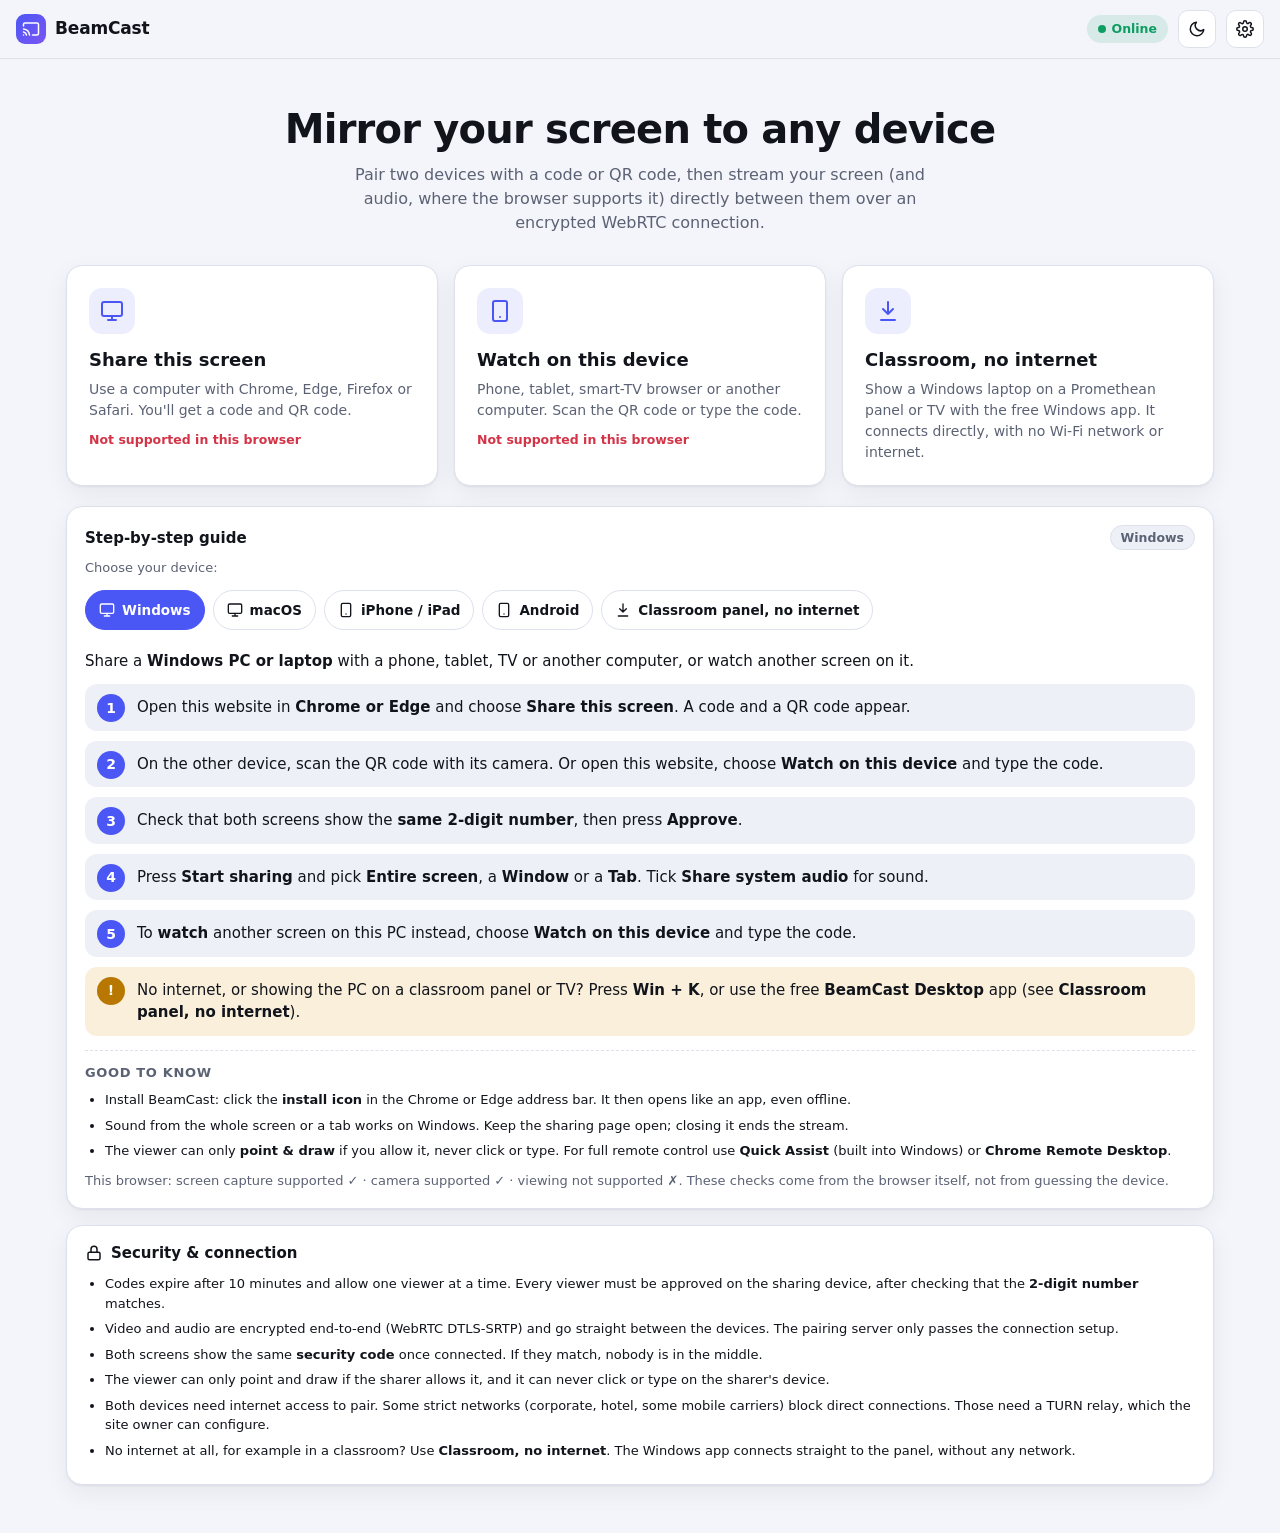
<file: app.html>
<!DOCTYPE html>
<html lang="en">
<head>

<meta charset="utf-8">
<meta name="viewport" content="width=device-width, initial-scale=1, viewport-fit=cover">
<meta name="referrer" content="no-referrer">
<meta name="color-scheme" content="light dark">
<title>BeamCast — Screen Mirroring</title>
<style>
:root{
  --bg:#f4f5fa;--surface:#ffffff;--surface-2:#eef0f7;--text:#12141c;--muted:#5b6274;--border:#dde1ec;
  --accent:#4b57f5;--accent-2:#7a55f3;--accent-ink:#ffffff;--accent-soft:rgba(75,87,245,.10);
  --ok:#0f9d63;--ok-soft:rgba(15,157,99,.12);--warn:#b87700;--warn-soft:rgba(214,145,0,.14);--err:#d33447;--err-soft:rgba(211,52,71,.11);
  --shadow:0 1px 2px rgba(16,20,40,.06),0 8px 24px rgba(16,20,40,.06);--radius:16px;--radius-sm:10px;
  --mono:ui-monospace,SFMono-Regular,Menlo,Consolas,"Liberation Mono",monospace;
}
@media (prefers-color-scheme:dark){
  :root:not([data-theme="light"]){
    --bg:#0b0d13;--surface:#141720;--surface-2:#1c202c;--text:#e7e9f1;--muted:#9aa1b4;--border:#272c3a;
    --accent:#7d87ff;--accent-2:#a184ff;--accent-ink:#0b0d13;--accent-soft:rgba(125,135,255,.14);
    --ok:#36c98a;--ok-soft:rgba(54,201,138,.14);--warn:#e6a53a;--warn-soft:rgba(230,165,58,.14);--err:#ff6b7d;--err-soft:rgba(255,107,125,.13);
    --shadow:0 1px 2px rgba(0,0,0,.4),0 10px 30px rgba(0,0,0,.25);
  }
}
:root[data-theme="dark"]{
  --bg:#0b0d13;--surface:#141720;--surface-2:#1c202c;--text:#e7e9f1;--muted:#9aa1b4;--border:#272c3a;
  --accent:#7d87ff;--accent-2:#a184ff;--accent-ink:#0b0d13;--accent-soft:rgba(125,135,255,.14);
  --ok:#36c98a;--ok-soft:rgba(54,201,138,.14);--warn:#e6a53a;--warn-soft:rgba(230,165,58,.14);--err:#ff6b7d;--err-soft:rgba(255,107,125,.13);
  --shadow:0 1px 2px rgba(0,0,0,.4),0 10px 30px rgba(0,0,0,.25);
}
*{box-sizing:border-box}
html{-webkit-text-size-adjust:100%}
body{margin:0;background:var(--bg);color:var(--text);font:15px/1.5 system-ui,-apple-system,"Segoe UI",Roboto,"Helvetica Neue",Arial,sans-serif;min-height:100vh;overflow-x:hidden}
body.noscroll{overflow:hidden}
[hidden]{display:none!important}
h1,h2,h3{line-height:1.2;margin:0}
a{color:var(--accent)}
button,input,select{font:inherit;color:inherit}
:focus-visible{outline:2px solid var(--accent);outline-offset:2px}
.sr{position:absolute;width:1px;height:1px;overflow:hidden;clip:rect(0 0 0 0);white-space:nowrap}

/* header */
.top{position:sticky;top:0;z-index:20;display:flex;align-items:center;gap:10px;padding:10px max(16px,env(safe-area-inset-left));background:color-mix(in srgb,var(--bg) 85%,transparent);backdrop-filter:blur(10px);-webkit-backdrop-filter:blur(10px);border-bottom:1px solid var(--border)}
.brand{display:flex;align-items:center;gap:9px;font-weight:700;font-size:17px;letter-spacing:-.01em;margin-right:auto;background:none;border:0;padding:0;cursor:pointer}
.logo{width:30px;height:30px;border-radius:9px;background:linear-gradient(135deg,var(--accent),var(--accent-2));display:grid;place-items:center;color:#fff}
.chip{display:inline-flex;align-items:center;gap:6px;padding:4px 10px;border-radius:999px;font-size:12.5px;font-weight:600;background:var(--surface-2);color:var(--muted);border:1px solid var(--border);white-space:nowrap}
.chip .dot{width:8px;height:8px;border-radius:50%;background:currentColor}
.chip.ok{color:var(--ok);background:var(--ok-soft);border-color:transparent}
.chip.warn{color:var(--warn);background:var(--warn-soft);border-color:transparent}
.chip.err{color:var(--err);background:var(--err-soft);border-color:transparent}
.chip.busy .dot{animation:pulse 1.2s infinite}
.iconbtn{width:38px;height:38px;border-radius:10px;border:1px solid var(--border);background:var(--surface);display:grid;place-items:center;cursor:pointer}
.iconbtn:hover{background:var(--surface-2)}
.iconbtn svg,.btn svg{width:18px;height:18px;flex:none}

main{max-width:1180px;margin:0 auto;padding:20px 16px 48px}
.view{animation:fade .25s ease}
.viewhead{display:flex;align-items:center;gap:12px;margin-bottom:16px;flex-wrap:wrap}
.viewhead h2{font-size:22px;letter-spacing:-.01em}

/* buttons */
.btn{display:inline-flex;align-items:center;justify-content:center;gap:8px;min-height:42px;padding:9px 16px;border-radius:11px;border:1px solid var(--border);background:var(--surface);font-weight:600;cursor:pointer;transition:background .15s,transform .05s,opacity .15s;text-decoration:none;white-space:nowrap}
.btn:hover{background:var(--surface-2)}
.btn:active{transform:translateY(1px)}
.btn.primary{background:var(--accent);border-color:var(--accent);color:var(--accent-ink)}
.btn.primary:hover{filter:brightness(1.07)}
.btn.danger{color:var(--err);border-color:color-mix(in srgb,var(--err) 40%,var(--border))}
.btn.danger.solid{background:var(--err);color:#fff;border-color:var(--err)}
.btn.ghost{background:transparent;border-color:transparent}
.btn.ghost:hover{background:var(--surface-2)}
.btn.sm{min-height:34px;padding:6px 12px;font-size:13.5px;border-radius:9px}
.btn[disabled]{opacity:.5;cursor:not-allowed}
.btn.on{background:var(--accent-soft);border-color:var(--accent);color:var(--accent)}
.btn.loading{position:relative;color:transparent!important;pointer-events:none}
.btn.loading::after{content:"";position:absolute;width:18px;height:18px;border-radius:50%;border:2px solid var(--muted);border-top-color:transparent;animation:spin .7s linear infinite}
.btn.primary.loading::after{border-color:var(--accent-ink);border-top-color:transparent}
.row{display:flex;gap:8px;flex-wrap:wrap;align-items:center}

/* cards */
.card{background:var(--surface);border:1px solid var(--border);border-radius:var(--radius);box-shadow:var(--shadow);padding:18px}
.card h3{font-size:15px;font-weight:700;margin-bottom:12px;display:flex;align-items:center;gap:8px}
.card h3 .chip{margin-left:auto}
.muted{color:var(--muted)}
.small{font-size:13px}
.note{font-size:13px;color:var(--muted);margin:10px 0 0}

/* home */
.hero{text-align:center;padding:26px 0 22px}
.hero h1{font-size:clamp(26px,4.4vw,40px);letter-spacing:-.02em}
.hero p{color:var(--muted);max-width:620px;margin:10px auto 0;font-size:16px}
.choices{display:grid;grid-template-columns:repeat(auto-fit,minmax(220px,1fr));gap:16px;margin:8px 0 20px}
.windl{display:flex;flex-wrap:wrap;align-items:center;gap:10px 14px;margin:0 0 14px;padding:14px;border-radius:12px;border:1px solid var(--border);background:var(--accent-soft)}
.windl p{margin:0;flex:1 1 240px}
.choice{text-align:left;cursor:pointer;display:flex;flex-direction:column;gap:6px;padding:22px;border-radius:var(--radius);border:1px solid var(--border);background:var(--surface);box-shadow:var(--shadow);transition:transform .15s,border-color .15s}
.choice:hover{transform:translateY(-2px);border-color:var(--accent)}
.choice .ic{width:46px;height:46px;border-radius:13px;display:grid;place-items:center;background:var(--accent-soft);color:var(--accent);margin-bottom:6px}
.choice .ic svg{width:24px;height:24px}
.choice strong{font-size:18px}
.choice span{color:var(--muted);font-size:14px}
.choice .cap{font-size:12.5px;font-weight:600;margin-top:4px}
.choice .cap.warn{color:var(--warn)}
.choice .cap.err{color:var(--err)}
.steps{margin:0;padding-left:20px}
.steps li{margin:6px 0}
.grid2{display:grid;grid-template-columns:repeat(2,minmax(0,1fr));gap:16px}
details summary{cursor:pointer;font-weight:600}
details[open] summary{margin-bottom:8px}

/* alerts / toasts */
.alerts:empty{display:none}
.alerts{margin-bottom:14px}
.alert{display:flex;gap:12px;padding:14px 16px;border-radius:var(--radius-sm);border:1px solid var(--border);background:var(--surface);animation:fade .2s ease}
.alert.err{background:var(--err-soft);border-color:color-mix(in srgb,var(--err) 35%,transparent)}
.alert.warn{background:var(--warn-soft);border-color:color-mix(in srgb,var(--warn) 35%,transparent)}
.alert.ok{background:var(--ok-soft);border-color:color-mix(in srgb,var(--ok) 35%,transparent)}
.alert .ai{flex:none;width:22px;height:22px;margin-top:1px}
.alert.err .ai{color:var(--err)}.alert.warn .ai{color:var(--warn)}.alert.ok .ai{color:var(--ok)}
.alert b{display:block;margin-bottom:2px}
.alert p{margin:2px 0;font-size:14px}
.alert .fix{color:var(--muted)}
.alert .row{margin-top:10px}
.alert .x{margin-left:auto;align-self:flex-start;background:none;border:0;cursor:pointer;color:var(--muted);font-size:20px;line-height:1;padding:0 4px}
#toasts{position:fixed;left:50%;bottom:max(18px,env(safe-area-inset-bottom));transform:translateX(-50%);z-index:2000;display:flex;flex-direction:column;gap:8px;align-items:center;width:min(92vw,460px);pointer-events:none}
.toast{pointer-events:auto;background:var(--text);color:var(--bg);padding:10px 16px;border-radius:12px;font-size:14px;box-shadow:0 10px 30px rgba(0,0,0,.25);animation:rise .25s ease}
.toast.err{background:var(--err);color:#fff}
.toast.ok{background:var(--ok);color:#fff}

/* host */
.hgrid{display:grid;grid-template-columns:minmax(300px,380px) minmax(0,1fr);gap:16px;align-items:start}
.col{display:flex;flex-direction:column;gap:16px;min-width:0}
.code{font:700 clamp(30px,7vw,38px)/1 var(--mono);letter-spacing:.08em;text-align:center;padding:14px 8px;border-radius:12px;background:var(--surface-2);user-select:all;-webkit-user-select:all}
.qrwrap{display:flex;justify-content:center;margin:14px 0 8px}
.qrwrap canvas{width:196px;height:196px;border-radius:12px;background:#fff;image-rendering:pixelated;border:1px solid var(--border)}
.countdown{text-align:center;font-size:13px;color:var(--muted);margin-bottom:12px}
.center{text-align:center}
.request{padding:16px;border-radius:12px;background:var(--accent-soft);border:1px solid var(--accent);animation:fade .2s}
.pin{font:700 30px/1 var(--mono);letter-spacing:.12em;text-align:center;margin:10px 0}
.device{display:flex;align-items:center;gap:12px;padding:12px;border-radius:12px;background:var(--surface-2)}
.device .ic{width:40px;height:40px;border-radius:11px;background:var(--surface);display:grid;place-items:center;color:var(--accent)}
.device .ic svg{width:22px;height:22px}
.device b{display:block;word-break:break-word}
.loading-block{display:flex;flex-direction:column;align-items:center;gap:10px;padding:26px 0;color:var(--muted)}
.spinner{width:30px;height:30px;border-radius:50%;border:3px solid var(--border);border-top-color:var(--accent);animation:spin .8s linear infinite}

.preview{position:relative;background:#000;border-radius:12px;overflow:hidden;aspect-ratio:16/9;display:grid;place-items:center}
.preview video{width:100%;height:100%;object-fit:contain;background:#000;display:block}
.preview .ph{position:absolute;inset:0;display:flex;flex-direction:column;align-items:center;justify-content:center;gap:8px;color:#9aa1b4;text-align:center;padding:16px}
.preview .ph svg{width:40px;height:40px;opacity:.7}
.preview .corner{position:absolute;top:10px;right:10px;background:rgba(0,0,0,.55);color:#fff;border:0;border-radius:9px;width:36px;height:36px;display:grid;place-items:center;cursor:pointer}
.preview .corner svg{width:18px;height:18px}
.live{position:absolute;top:10px;left:10px;background:#e5364b;color:#fff;font-size:11.5px;font-weight:700;letter-spacing:.06em;padding:3px 8px;border-radius:6px}
.controls{display:flex;flex-wrap:wrap;gap:8px;margin-top:14px}
.meter{display:flex;align-items:center;gap:10px;margin-top:12px;font-size:13px;color:var(--muted)}
.meter .bar{flex:1;height:6px;border-radius:6px;background:var(--surface-2);overflow:hidden}
.meter .bar i{display:block;height:100%;width:0;background:linear-gradient(90deg,var(--ok),var(--warn));transition:width .08s linear}
.opts{display:grid;grid-template-columns:repeat(auto-fit,minmax(180px,1fr));gap:12px;margin-top:14px}
.field{display:flex;flex-direction:column;gap:5px;font-size:13px;font-weight:600;color:var(--muted)}
.field select,.field input[type=text]{min-height:40px;padding:8px 10px;border-radius:10px;border:1px solid var(--border);background:var(--surface);color:var(--text);font-weight:500;width:100%}
.check{display:flex;gap:9px;align-items:flex-start;font-size:14px;cursor:pointer}
.check input{width:18px;height:18px;margin:2px 0 0;accent-color:var(--accent)}
.stats{display:grid;grid-template-columns:repeat(2,minmax(0,1fr));gap:8px}
.stat{padding:10px 12px;border-radius:10px;background:var(--surface-2)}
.stat small{display:block;color:var(--muted);font-size:12px}
.stat b{font-size:15px;font-variant-numeric:tabular-nums;word-break:break-word}
.bars{display:inline-flex;gap:2px;align-items:flex-end;height:14px;margin-right:6px;vertical-align:-2px}
.bars i{width:4px;border-radius:1px;background:var(--border)}
.bars i:nth-child(1){height:35%}.bars i:nth-child(2){height:55%}.bars i:nth-child(3){height:78%}.bars i:nth-child(4){height:100%}
.bars.q1 i:nth-child(-n+1){background:var(--err)}.bars.q2 i:nth-child(-n+2){background:var(--warn)}
.bars.q3 i:nth-child(-n+3){background:var(--ok)}.bars.q4 i{background:var(--ok)}
.seccode{font:700 18px/1.2 var(--mono);letter-spacing:.06em}
.log{font-size:13px}
.log ol{list-style:none;margin:0;padding:0;max-height:220px;overflow:auto;font-family:var(--mono);font-size:12px}
.log li{padding:4px 0;border-bottom:1px dashed var(--border);color:var(--muted);word-break:break-word}
.log li.err{color:var(--err)}.log li.warn{color:var(--warn)}.log li.ok{color:var(--ok)}

/* receiver */
.joinwrap{max-width:560px;margin:0 auto}
.codein{font:700 30px/1 var(--mono)!important;letter-spacing:.14em;text-align:center;text-transform:uppercase;min-height:62px!important}
.inerr{color:var(--err);font-size:13px;min-height:18px;margin-top:4px}
.stage{position:relative;background:#000;border-radius:var(--radius);overflow:hidden;aspect-ratio:16/9;max-height:calc(100vh - 170px);width:100%;margin:0 auto;box-shadow:var(--shadow)}
.stage video{position:absolute;inset:0;width:100%;height:100%;object-fit:contain;background:#000}
.overlay{position:absolute;inset:0;display:flex;flex-direction:column;align-items:center;justify-content:center;gap:10px;padding:20px;text-align:center;color:#e7e9f1;background:radial-gradient(ellipse at center,rgba(20,23,32,.88),rgba(0,0,0,.94));transition:opacity .25s}
.overlay h3{font-size:clamp(17px,2.6vw,22px)}
.overlay p{margin:0;color:#aab0c2;max-width:520px;font-size:14.5px}
.overlay .pin{color:#fff}
.overlay .spinner{border-color:rgba(255,255,255,.15);border-top-color:#8f98ff}
.overlay .btn{background:rgba(255,255,255,.1);border-color:rgba(255,255,255,.2);color:#fff}
.overlay .btn.primary{background:#7d87ff;border-color:#7d87ff;color:#0b0d13}
.hud{position:absolute;inset:auto 0 0 0;display:flex;align-items:center;gap:8px;flex-wrap:wrap;padding:12px;background:linear-gradient(transparent,rgba(0,0,0,.75));transition:opacity .3s,transform .3s;z-index:3}
.hudtop{position:absolute;inset:0 0 auto 0;display:flex;gap:8px;flex-wrap:wrap;padding:12px;background:linear-gradient(rgba(0,0,0,.6),transparent);transition:opacity .3s;z-index:3;pointer-events:none}
.hudtop .chip{background:rgba(0,0,0,.5);color:#fff;border-color:rgba(255,255,255,.15)}
.hud .btn{background:rgba(255,255,255,.12);border-color:rgba(255,255,255,.18);color:#fff;min-height:40px}
.hud .btn:hover{background:rgba(255,255,255,.22)}
.hud .btn.on{background:#7d87ff;color:#0b0d13;border-color:#7d87ff}
.hud .spacer{flex:1}
.stage.idle .hud,.stage.idle .hudtop{opacity:0;pointer-events:none}
.stage.idle{cursor:none}
.tapsound{position:absolute;top:50%;left:50%;transform:translate(-50%,-50%);z-index:4}
.rxinfo{display:grid;grid-template-columns:repeat(auto-fit,minmax(260px,1fr));gap:16px;margin-top:16px}

/* fullscreen */
.stage:fullscreen,.preview:fullscreen{border-radius:0;max-height:none;aspect-ratio:auto;width:100vw;height:100vh}
.stage:-webkit-full-screen{border-radius:0;max-height:none;width:100vw;height:100vh}
.pseudo-fs{position:fixed!important;inset:0!important;z-index:1500!important;border-radius:0!important;max-height:none!important;aspect-ratio:auto!important;width:100vw!important;height:100vh!important;height:100dvh!important;margin:0!important}

/* guide */
.tabs{display:flex;flex-wrap:wrap;gap:8px;padding-bottom:6px;margin-bottom:14px;scrollbar-width:thin;-webkit-overflow-scrolling:touch}
.tabs button{flex:none;display:inline-flex;align-items:center;gap:7px;padding:9px 13px;border-radius:999px;border:1px solid var(--border);background:var(--surface);cursor:pointer;font-weight:600;font-size:13.5px;white-space:nowrap}
.tabs button svg{width:16px;height:16px}
.tabs button[aria-selected="true"]{background:var(--accent);border-color:var(--accent);color:var(--accent-ink)}
.brandrow{display:flex;gap:12px;align-items:flex-end;flex-wrap:wrap;margin-bottom:12px}
.lead{margin:0 0 12px;font-size:15px}
.bigsteps{list-style:none;counter-reset:st;margin:0 0 14px;padding:0;display:grid;gap:10px}
.bigsteps li{counter-increment:st;position:relative;padding:12px 14px 12px 52px;border-radius:12px;background:var(--surface-2);min-height:46px}
.bigsteps li::before{content:counter(st);position:absolute;left:12px;top:10px;width:28px;height:28px;border-radius:50%;background:var(--accent);color:var(--accent-ink);display:grid;place-items:center;font-weight:700;font-size:14px}
.bigsteps li.alt{background:var(--warn-soft)}
.bigsteps li.alt::before{content:"!";background:var(--warn);color:#fff}
.good{border-top:1px dashed var(--border);padding-top:12px}

/* pointer & draw */
.ink{position:absolute;inset:0;width:100%;height:100%;z-index:2;pointer-events:none;touch-action:auto}
.ink.active{pointer-events:auto;touch-action:none;cursor:crosshair}
.inkflag{position:absolute;bottom:10px;left:10px;background:#7d87ff;color:#0b0d13;font-size:12px;font-weight:700;padding:3px 9px;border-radius:7px;z-index:3}

/* dialog */
dialog{border:1px solid var(--border);border-radius:var(--radius);background:var(--surface);color:var(--text);padding:0;width:min(560px,calc(100vw - 32px));max-height:calc(100vh - 40px);box-shadow:0 30px 80px rgba(0,0,0,.35)}
dialog::backdrop{background:rgba(5,7,12,.55)}
.dlghead{display:flex;align-items:center;padding:16px 18px;border-bottom:1px solid var(--border)}
.dlghead h2{font-size:18px;margin-right:auto}
.dlgbody{padding:18px;display:flex;flex-direction:column;gap:18px;overflow:auto}
.seg{display:inline-flex;border:1px solid var(--border);border-radius:11px;overflow:hidden}
.seg button{border:0;background:var(--surface);padding:8px 14px;cursor:pointer;font-weight:600;font-size:14px}
.seg button+button{border-left:1px solid var(--border)}
.seg button[aria-pressed="true"]{background:var(--accent);color:var(--accent-ink)}
.section-t{font-size:13px;font-weight:700;color:var(--muted);text-transform:uppercase;letter-spacing:.05em;margin-bottom:8px}

@keyframes spin{to{transform:rotate(360deg)}}
@keyframes pulse{50%{opacity:.35}}
@keyframes fade{from{opacity:0;transform:translateY(4px)}to{opacity:1;transform:none}}
@keyframes rise{from{opacity:0;transform:translateY(10px)}to{opacity:1;transform:none}}
@media (prefers-reduced-motion:reduce){*{animation:none!important;transition:none!important}}

@media (max-width:900px){
  .hgrid{grid-template-columns:1fr}
}
@media (max-width:640px){
  main{padding:14px 16px 40px}
  .choices,.grid2{grid-template-columns:1fr}
  .top .chip .lbl{display:none}
  .top .chip{padding:6px}
  .hero{padding:12px 0 14px}
  .controls .btn{flex:1 1 calc(50% - 8px)}
  .stage{aspect-ratio:auto;height:min(62vh,calc(100vw * 1.1))}
  .hud .btn .lbl{display:none}
  .tabs{flex-wrap:nowrap;overflow-x:auto;margin-right:-16px;padding-right:16px}
}
</style>
<meta http-equiv="Content-Security-Policy" content="default-src 'self'; script-src 'self' 'unsafe-inline'; style-src 'self' 'unsafe-inline'; img-src 'self' data: blob:; media-src 'self' blob: mediastream:; connect-src 'self' https://script.google.com https://script.googleusercontent.com; object-src 'none'; base-uri 'none'; form-action 'none'">
<link rel="manifest" href="manifest.webmanifest">
<link rel="icon" type="image/png" href="icon-192.png">
<link rel="apple-touch-icon" href="icon-192.png">
<meta name="theme-color" content="#4b57f5">
<meta name="apple-mobile-web-app-capable" content="yes">
<meta name="mobile-web-app-capable" content="yes">
<meta name="apple-mobile-web-app-title" content="BeamCast">
<script>if ('serviceWorker' in navigator) navigator.serviceWorker.register('sw.js').catch(function () { });</script></head>
<body>
<svg width="0" height="0" style="position:absolute" aria-hidden="true">
  <symbol id="i-cast" viewBox="0 0 24 24" fill="none" stroke="currentColor" stroke-width="2" stroke-linecap="round" stroke-linejoin="round"><path d="M2 8V6a2 2 0 0 1 2-2h16a2 2 0 0 1 2 2v12a2 2 0 0 1-2 2h-6"/><path d="M2 12a9 9 0 0 1 8 8"/><path d="M2 16a5 5 0 0 1 4 4"/><path d="M2 20h.01"/></symbol>
  <symbol id="i-monitor" viewBox="0 0 24 24" fill="none" stroke="currentColor" stroke-width="2" stroke-linecap="round" stroke-linejoin="round"><rect x="2" y="3" width="20" height="14" rx="2"/><path d="M8 21h8M12 17v4"/></symbol>
  <symbol id="i-phone" viewBox="0 0 24 24" fill="none" stroke="currentColor" stroke-width="2" stroke-linecap="round" stroke-linejoin="round"><rect x="5" y="2" width="14" height="20" rx="2"/><path d="M12 18h.01"/></symbol>
  <symbol id="i-gear" viewBox="0 0 24 24" fill="none" stroke="currentColor" stroke-width="2" stroke-linecap="round" stroke-linejoin="round"><circle cx="12" cy="12" r="3"/><path d="M19.4 15a1.7 1.7 0 0 0 .3 1.8l.1.1a2 2 0 1 1-2.8 2.8l-.1-.1a1.7 1.7 0 0 0-1.8-.3 1.7 1.7 0 0 0-1 1.5V21a2 2 0 1 1-4 0v-.1a1.7 1.7 0 0 0-1.1-1.5 1.7 1.7 0 0 0-1.8.3l-.1.1a2 2 0 1 1-2.8-2.8l.1-.1a1.7 1.7 0 0 0 .3-1.8 1.7 1.7 0 0 0-1.5-1H3a2 2 0 1 1 0-4h.1a1.7 1.7 0 0 0 1.5-1.1 1.7 1.7 0 0 0-.3-1.8l-.1-.1a2 2 0 1 1 2.8-2.8l.1.1a1.7 1.7 0 0 0 1.8.3H9a1.7 1.7 0 0 0 1-1.5V3a2 2 0 1 1 4 0v.1a1.7 1.7 0 0 0 1 1.5 1.7 1.7 0 0 0 1.8-.3l.1-.1a2 2 0 1 1 2.8 2.8l-.1.1a1.7 1.7 0 0 0-.3 1.8V9a1.7 1.7 0 0 0 1.5 1H21a2 2 0 1 1 0 4h-.1a1.7 1.7 0 0 0-1.5 1z"/></symbol>
  <symbol id="i-sun" viewBox="0 0 24 24" fill="none" stroke="currentColor" stroke-width="2" stroke-linecap="round"><circle cx="12" cy="12" r="4"/><path d="M12 2v2M12 20v2M4.9 4.9l1.4 1.4M17.7 17.7l1.4 1.4M2 12h2M20 12h2M4.9 19.1l1.4-1.4M17.7 6.3l1.4-1.4"/></symbol>
  <symbol id="i-moon" viewBox="0 0 24 24" fill="none" stroke="currentColor" stroke-width="2" stroke-linecap="round" stroke-linejoin="round"><path d="M21 12.8A9 9 0 1 1 11.2 3a7 7 0 0 0 9.8 9.8z"/></symbol>
  <symbol id="i-fs" viewBox="0 0 24 24" fill="none" stroke="currentColor" stroke-width="2" stroke-linecap="round" stroke-linejoin="round"><path d="M8 3H5a2 2 0 0 0-2 2v3M21 8V5a2 2 0 0 0-2-2h-3M3 16v3a2 2 0 0 0 2 2h3M16 21h3a2 2 0 0 0 2-2v-3"/></symbol>
  <symbol id="i-fsx" viewBox="0 0 24 24" fill="none" stroke="currentColor" stroke-width="2" stroke-linecap="round" stroke-linejoin="round"><path d="M8 3v3a2 2 0 0 1-2 2H3M21 8h-3a2 2 0 0 1-2-2V3M3 16h3a2 2 0 0 1 2 2v3M16 21v-3a2 2 0 0 1 2-2h3"/></symbol>
  <symbol id="i-vol" viewBox="0 0 24 24" fill="none" stroke="currentColor" stroke-width="2" stroke-linecap="round" stroke-linejoin="round"><path d="M11 5 6 9H2v6h4l5 4V5z"/><path d="M15.5 8.5a5 5 0 0 1 0 7M19 5a10 10 0 0 1 0 14"/></symbol>
  <symbol id="i-mute" viewBox="0 0 24 24" fill="none" stroke="currentColor" stroke-width="2" stroke-linecap="round" stroke-linejoin="round"><path d="M11 5 6 9H2v6h4l5 4V5z"/><path d="m22 9-6 6M16 9l6 6"/></symbol>
  <symbol id="i-mic" viewBox="0 0 24 24" fill="none" stroke="currentColor" stroke-width="2" stroke-linecap="round" stroke-linejoin="round"><rect x="9" y="2" width="6" height="12" rx="3"/><path d="M5 10a7 7 0 0 0 14 0M12 17v5"/></symbol>
  <symbol id="i-refresh" viewBox="0 0 24 24" fill="none" stroke="currentColor" stroke-width="2" stroke-linecap="round" stroke-linejoin="round"><path d="M21 12a9 9 0 1 1-2.6-6.4L21 8"/><path d="M21 3v5h-5"/></symbol>
  <symbol id="i-x" viewBox="0 0 24 24" fill="none" stroke="currentColor" stroke-width="2" stroke-linecap="round"><path d="M18 6 6 18M6 6l12 12"/></symbol>
  <symbol id="i-play" viewBox="0 0 24 24" fill="currentColor"><path d="M7 4v16l13-8z"/></symbol>
  <symbol id="i-stop" viewBox="0 0 24 24" fill="currentColor"><rect x="6" y="6" width="12" height="12" rx="2"/></symbol>
  <symbol id="i-alert" viewBox="0 0 24 24" fill="none" stroke="currentColor" stroke-width="2" stroke-linecap="round" stroke-linejoin="round"><circle cx="12" cy="12" r="10"/><path d="M12 8v4M12 16h.01"/></symbol>
  <symbol id="i-check" viewBox="0 0 24 24" fill="none" stroke="currentColor" stroke-width="2" stroke-linecap="round" stroke-linejoin="round"><circle cx="12" cy="12" r="10"/><path d="m8 12 3 3 5-6"/></symbol>
  <symbol id="i-lock" viewBox="0 0 24 24" fill="none" stroke="currentColor" stroke-width="2" stroke-linecap="round" stroke-linejoin="round"><rect x="4" y="11" width="16" height="10" rx="2"/><path d="M8 11V7a4 4 0 0 1 8 0v4"/></symbol>
  <symbol id="i-back" viewBox="0 0 24 24" fill="none" stroke="currentColor" stroke-width="2" stroke-linecap="round" stroke-linejoin="round"><path d="M15 18l-6-6 6-6"/></symbol>
  <symbol id="i-hand" viewBox="0 0 24 24" fill="none" stroke="currentColor" stroke-width="2" stroke-linecap="round" stroke-linejoin="round"><path d="M18 11V6a2 2 0 0 0-4 0M14 10V4a2 2 0 0 0-4 0v2M10 10.5V6a2 2 0 0 0-4 0v8"/><path d="M18 8a2 2 0 1 1 4 0v6a8 8 0 0 1-8 8h-2c-2.8 0-4.5-.9-6-2.4l-3.6-3.6a2 2 0 0 1 2.8-2.8L7 15"/></symbol>
  <symbol id="i-pen" viewBox="0 0 24 24" fill="none" stroke="currentColor" stroke-width="2" stroke-linecap="round" stroke-linejoin="round"><path d="M12 20h9"/><path d="M16.5 3.5a2.1 2.1 0 0 1 3 3L7 19l-4 1 1-4z"/></symbol>
  <symbol id="i-pip" viewBox="0 0 24 24" fill="none" stroke="currentColor" stroke-width="2" stroke-linecap="round" stroke-linejoin="round"><rect x="2" y="4" width="20" height="16" rx="2"/><rect x="12" y="12" width="8" height="6" rx="1" fill="currentColor"/></symbol>
  <symbol id="i-download" viewBox="0 0 24 24" fill="none" stroke="currentColor" stroke-width="2" stroke-linecap="round" stroke-linejoin="round"><path d="M12 3v12M7 10l5 5 5-5M5 21h14"/></symbol>
</svg>

<header class="top">
  <button class="brand" data-act="goHome" aria-label="BeamCast home"><span class="logo"><svg width="18" height="18"><use href="#i-cast"/></svg></span>BeamCast</button>
  <span class="chip" id="netChip" role="status" aria-live="polite"><span class="dot"></span><span class="lbl">Online</span></span>
  <span class="chip" id="connChip" hidden role="status" aria-live="polite"><span class="dot"></span><span class="lbl">Idle</span></span>
  <button class="iconbtn" data-act="toggleTheme" id="themeBtn" aria-label="Toggle dark/light theme" title="Theme"><svg><use href="#i-moon"/></svg></button>
  <button class="iconbtn" data-act="openSettings" aria-label="Settings" title="Settings"><svg><use href="#i-gear"/></svg></button>
</header>

<main>
<!-- ============================== HOME ============================== -->
<section id="vHome" class="view">
  <div class="hero">
    <h1>Mirror your screen to any device</h1>
    <p>Pair two devices with a code or QR code, then stream your screen (and audio, where the browser supports it) directly between them over an encrypted WebRTC connection.</p>
  </div>
  <div id="homeAlert" class="alerts" aria-live="polite"></div>
  <div class="choices">
    <button class="choice" data-act="goHost" id="choiceHost">
      <span class="ic"><svg><use href="#i-monitor"/></svg></span>
      <strong>Share this screen</strong>
      <span>Use a computer with Chrome, Edge, Firefox or Safari. You'll get a code and QR code.</span>
      <span class="cap" id="capHost"></span>
    </button>
    <button class="choice" data-act="goRx">
      <span class="ic"><svg><use href="#i-phone"/></svg></span>
      <strong>Watch on this device</strong>
      <span>Phone, tablet, smart-TV browser or another computer. Scan the QR code or type the code.</span>
      <span class="cap" id="capRx"></span>
    </button>
    <button class="choice" data-act="goClassroom">
      <span class="ic"><svg><use href="#i-download"/></svg></span>
      <strong>Classroom, no internet</strong>
      <span>Show a Windows laptop on a Promethean panel or TV with the free Windows app. It connects directly, with no Wi-Fi network or internet.</span>
    </button>
  </div>
  <article class="card" id="guideCard" aria-labelledby="guideT">
    <h3 id="guideT">Step-by-step guide <span class="chip" id="platChip"></span></h3>
    <p class="small muted" style="margin:-4px 0 12px">Choose your device:</p>
    <div class="tabs" role="tablist" aria-label="Guide topics">
      <button role="tab" data-act="guideTab" data-v="windows"><svg><use href="#i-monitor"/></svg>Windows</button>
      <button role="tab" data-act="guideTab" data-v="mac"><svg><use href="#i-monitor"/></svg>macOS</button>
      <button role="tab" data-act="guideTab" data-v="ios"><svg><use href="#i-phone"/></svg>iPhone / iPad</button>
      <button role="tab" data-act="guideTab" data-v="android"><svg><use href="#i-phone"/></svg>Android</button>
      <button role="tab" data-act="guideTab" data-v="classroom"><svg><use href="#i-download"/></svg>Classroom panel, no internet</button>
    </div>
    <div id="guideBody" role="tabpanel" aria-live="polite">
      <div class="brandrow" id="brandRow" hidden>
        <label class="field" style="max-width:320px">Your Android brand
          <select id="brandSel"></select>
        </label>
        <span class="small muted" id="brandHint"></span>
      </div>
      <p class="lead" id="guideLead"></p>
      <div class="windl" id="winDl" hidden>
        <p class="small" id="winDlText"></p>
        <a class="btn primary" id="winDlBtn" hidden target="_blank" rel="noopener"><svg><use href="#i-download"/></svg>Download for Windows</a>
      </div>
      <ol class="bigsteps" id="guideSteps"></ol>
      <div class="good" id="guideNotesWrap"><div class="section-t">Good to know</div><ul class="steps small" id="guideNotes"></ul></div>
    </div>
    <p class="note" id="guideCap"></p>
  </article>
  <div class="card" style="margin-top:16px">
    <h3><svg width="18" height="18"><use href="#i-lock"/></svg>Security &amp; connection</h3>
    <ul class="steps small">
      <li>Codes expire after 10 minutes and allow one viewer at a time. Every viewer must be approved on the sharing device, after checking that the <b>2-digit number</b> matches.</li>
      <li>Video and audio are encrypted end-to-end (WebRTC DTLS-SRTP) and go straight between the devices. The pairing server only passes the connection setup.</li>
      <li>Both screens show the same <b>security code</b> once connected. If they match, nobody is in the middle.</li>
      <li>The viewer can only point and draw if the sharer allows it, and it can never click or type on the sharer's device.</li>
      <li>Both devices need internet access to pair. Some strict networks (corporate, hotel, some mobile carriers) block direct connections. Those need a TURN relay, which the site owner can configure.</li>
      <li>No internet at all, for example in a classroom? Use <b>Classroom, no internet</b>. The Windows app connects straight to the panel, without any network.</li>
    </ul>
    <p class="note" id="offlineNote" hidden><b>You are offline.</b> The interface still works, but pairing and casting need a connection between the devices and to the pairing server.</p>
  </div>
</section>

<!-- ============================== HOST ============================== -->
<section id="vHost" class="view" hidden>
  <div class="viewhead">
    <button class="btn ghost sm" data-act="goHome"><svg><use href="#i-back"/></svg>Back</button>
    <h2>Share this screen</h2>
  </div>
  <div id="hostAlert" class="alerts" aria-live="polite"></div>
  <div class="hgrid">
    <div class="col">
      <article class="card" id="pairCard" aria-labelledby="pairT">
        <h3 id="pairT">Pairing <span class="chip" id="pairChip">—</span></h3>
        <div id="pairLoading" class="loading-block"><div class="spinner"></div>Creating a secure code…</div>
        <div id="pairWaiting" hidden>
          <div class="code" id="hostCode" aria-label="Connection code"></div>
          <div class="qrwrap"><canvas id="qr" width="196" height="196" role="img" aria-label="QR code that opens the join page"></canvas></div>
          <div class="countdown" id="countdown"></div>
          <div class="row" style="justify-content:center">
            <button class="btn sm" data-act="copyCode">Copy code</button>
            <button class="btn sm" data-act="copyLink" id="copyLinkBtn">Copy link</button>
            <button class="btn sm" data-act="newCode"><svg><use href="#i-refresh"/></svg>New code</button>
          </div>
          <p class="note center">On the viewing device, scan the QR code with its camera, or open this site, tap <b>Watch on this device</b> and enter the code.</p>
        </div>
        <div id="pairRequest" hidden>
          <div class="request">
            <b><span id="reqName"></span> wants to view your screen.</b>
            <p class="small muted" style="margin:6px 0 0">Only approve if the viewing device shows this number:</p>
            <div class="pin" id="reqPin"></div>
            <div class="row">
              <button class="btn primary" data-act="approve" style="flex:1">Approve</button>
              <button class="btn danger" data-act="decline" style="flex:1">Decline</button>
            </div>
          </div>
        </div>
        <div id="pairPaired" hidden>
          <div class="device">
            <span class="ic"><svg><use href="#i-phone"/></svg></span>
            <div style="min-width:0;flex:1"><b id="peerName"></b><span class="small muted" id="peerSub">Connected device</span></div>
          </div>
          <div class="row" style="margin-top:12px">
            <button class="btn danger sm" data-act="disconnectViewer">Disconnect device</button>
          </div>
        </div>
        <div id="pairExpired" hidden class="center">
          <p class="muted">This code expired.</p>
          <button class="btn primary" data-act="newCode">Generate new code</button>
        </div>
      </article>

      <article class="card" aria-labelledby="connT">
        <h3 id="connT">Connection <span class="chip" id="hostConnChip">Not connected</span></h3>
        <div class="stats" id="hostStats"></div>
        <div class="row" style="margin-top:12px">
          <button class="btn sm" data-act="reconnect" id="hostReconnect"><svg><use href="#i-refresh"/></svg>Reconnect</button>
        </div>
      </article>
    </div>

    <div class="col">
      <article class="card" aria-labelledby="shareT">
        <h3 id="shareT">Sharing <span class="chip" id="shareChip">Not sharing</span></h3>
        <div id="captureAlert" class="alerts"></div>
        <div class="row" style="margin-bottom:12px">
          <div class="seg" role="group" aria-label="What to share">
            <button data-act="setSource" data-v="screen" id="srcScreen">Screen / window / tab</button><button data-act="setSource" data-v="camera" id="srcCamera">Camera</button>
          </div>
          <span class="small muted" id="srcHint"></span>
        </div>
        <div class="preview" id="hostStage">
          <video id="hostPreview" muted playsinline autoplay></video>
          <div class="ph" id="hostPh"><svg><use href="#i-monitor"/></svg><span>Your screen preview will appear here.</span></div>
          <canvas class="ink" id="hostInk" aria-hidden="true"></canvas>
          <span class="inkflag" id="inkFlag" hidden>Viewer is pointing</span>
          <span class="live" id="liveBadge" hidden>LIVE</span>
          <button class="corner" data-act="fs" data-stage="hostStage" aria-label="Fullscreen preview" title="Fullscreen"><svg><use href="#i-fs"/></svg></button>
        </div>
        <div class="controls">
          <button class="btn primary" data-act="startShare" id="startBtn"><svg><use href="#i-play"/></svg>Start sharing</button>
          <button class="btn danger" data-act="stopShare" id="stopBtn" hidden><svg><use href="#i-stop"/></svg>Stop sharing</button>
          <button class="btn" data-act="toggleMute" id="muteBtn" disabled aria-pressed="false"><svg><use href="#i-vol"/></svg><span>Mute</span></button>
          <button class="btn" data-act="toggleMic" id="micBtn" aria-pressed="false"><svg><use href="#i-mic"/></svg><span>Microphone off</span></button>
          <button class="btn" data-act="switchCam" id="switchCamBtn" hidden><svg><use href="#i-refresh"/></svg><span>Switch camera</span></button>
          <button class="btn" data-act="pip" id="pipBtn" hidden title="A small always-on-top window showing what the viewer points at"><svg><use href="#i-pip"/></svg><span>Floating view</span></button>
        </div>
        <div class="meter" aria-hidden="true"><span id="meterLbl">Audio</span><span class="bar"><i id="meterBar"></i></span></div>
        <div class="opts">
          <label class="check"><input type="checkbox" id="optInk"><span>Let the viewer point &amp; draw<br><span class="small muted">shown on your preview / floating view. The viewer can never click or type on this device.</span></span></label>
          <label class="check" id="optSysAudioWrap"><input type="checkbox" id="optSysAudio"><span>Capture system / tab audio<br><span class="small muted">when the browser offers it</span></span></label>
          <label class="field">Quality
            <select id="optQuality">
              <option value="auto">Auto (adapts to network)</option>
              <option value="high">High (sharp, ~8 Mbps)</option>
              <option value="balanced">Balanced (~2.5 Mbps)</option>
              <option value="saver">Data saver (~0.8 Mbps)</option>
            </select>
          </label>
          <label class="field">Optimise for
            <select id="optHint">
              <option value="detail">Text &amp; slides (sharpness)</option>
              <option value="motion">Video &amp; motion (smoothness)</option>
            </select>
          </label>
        </div>
        <p class="note" id="audioNote"></p>
      </article>
      <details class="card log"><summary>Activity log</summary><ol id="hostLog"></ol></details>
    </div>
  </div>
</section>

<!-- ============================== RECEIVER ============================== -->
<section id="vRx" class="view" hidden>
  <div class="viewhead">
    <button class="btn ghost sm" data-act="goHome"><svg><use href="#i-back"/></svg>Back</button>
    <h2>Watch on this device</h2>
  </div>
  <div id="rxAlert" class="alerts" aria-live="polite"></div>
  <div class="joinwrap" id="joinCard">
    <form class="card" id="joinForm" novalidate autocomplete="off">
      <h3>Enter the connection code</h3>
      <label class="field"><span class="sr">Connection code</span>
        <input type="text" id="codeIn" class="codein" inputmode="text" autocapitalize="characters" spellcheck="false" maxlength="9" placeholder="ABCD-2345" aria-describedby="codeErr" required>
      </label>
      <div class="inerr" id="codeErr" role="alert"></div>
      <label class="field" style="margin-top:6px">This device's name (shown to the sharer)
        <input type="text" id="nameIn" maxlength="40">
      </label>
      <button class="btn primary" id="joinBtn" type="submit" style="width:100%;margin-top:14px;min-height:48px">Connect</button>
      <ol class="steps small muted" style="margin-top:16px">
        <li>The code is shown on the sharing computer (8 letters/digits).</li>
        <li>After you connect, the sharing computer must approve this device.</li>
        <li>Video plays here as soon as they click <b>Start sharing</b>.</li>
      </ol>
    </form>
  </div>
  <div id="rxSession" hidden>
    <div class="stage" id="rxStage" tabindex="0" aria-label="Shared screen">
      <video id="rxVideo" playsinline autoplay></video>
      <canvas class="ink" id="rxInk" aria-label="Drawing layer"></canvas>
      <div class="overlay" id="rxOverlay">
        <div class="spinner" id="rxOvSpin"></div>
        <h3 id="rxOvTitle"></h3>
        <p id="rxOvText"></p>
        <div class="pin" id="rxOvPin" hidden></div>
        <div class="row" id="rxOvActions" style="justify-content:center"></div>
      </div>
      <button class="btn primary tapsound" data-act="enableSound" id="tapSound" hidden><svg><use href="#i-vol"/></svg>Tap for sound</button>
      <div class="hudtop">
        <span class="chip" id="rxPeerChip"></span>
        <span class="chip" id="rxQualChip" hidden></span>
        <span class="chip" id="rxAudioChip" hidden></span>
      </div>
      <div class="hud">
        <button class="btn sm" data-act="rxMute" id="rxMuteBtn" aria-pressed="false"><svg><use href="#i-vol"/></svg><span class="lbl">Mute</span></button>
        <button class="btn sm" data-act="fs" data-stage="rxStage" id="rxFsBtn"><svg><use href="#i-fs"/></svg><span class="lbl">Fullscreen</span></button>
        <button class="btn sm" data-act="inkMode" id="inkBtn" aria-pressed="false" hidden><svg><use href="#i-pen"/></svg><span class="lbl">Point &amp; draw</span></button>
        <button class="btn sm" data-act="inkClear" id="inkClearBtn" hidden><svg><use href="#i-x"/></svg><span class="lbl">Clear</span></button>
        <span class="spacer"></span>
        <button class="btn sm" data-act="reconnect"><svg><use href="#i-refresh"/></svg><span class="lbl">Reconnect</span></button>
        <button class="btn sm" data-act="leave"><svg><use href="#i-x"/></svg><span class="lbl">Disconnect</span></button>
      </div>
    </div>
    <div class="rxinfo">
      <article class="card">
        <h3>Connection <span class="chip" id="rxConnChip">—</span></h3>
        <div class="stats" id="rxStats"></div>
      </article>
      <details class="card log"><summary>Activity log</summary><ol id="rxLog"></ol></details>
    </div>
  </div>
</section>
</main>

<!-- ============================== SETTINGS ============================== -->
<dialog id="settings" aria-labelledby="setT">
  <div class="dlghead"><h2 id="setT">Settings</h2><button class="iconbtn" data-act="closeSettings" aria-label="Close"><svg><use href="#i-x"/></svg></button></div>
  <div class="dlgbody">
    <div>
      <div class="section-t">Theme</div>
      <div class="seg" role="group" aria-label="Theme">
        <button data-act="setTheme" data-v="system">System</button><button data-act="setTheme" data-v="light">Light</button><button data-act="setTheme" data-v="dark">Dark</button>
      </div>
    </div>
    <label class="field">Device name (shown to the other device)
      <input type="text" id="setName" maxlength="40">
    </label>
    <label class="check"><input type="checkbox" id="setAutoHide"><span>Auto-hide viewer controls while watching</span></label>
    <div>
      <div class="section-t">Offline use</div>
      <p class="small" style="margin:0 0 10px" id="offlineExplain"></p>
      <div class="row">
        <a class="btn primary" id="getAppBtn" hidden target="_blank" rel="noopener"><svg><use href="#i-download"/></svg>Get the app</a>
        <a class="btn" id="setWinBtn" hidden target="_blank" rel="noopener" title="Show a Windows laptop on a classroom panel without internet"><svg><use href="#i-download"/></svg>Windows app (no internet)</a>
        <button class="btn" data-act="saveOffline" id="saveOfflineBtn"><svg><use href="#i-download"/></svg>Save offline copy</button>
      </div>
    </div>
    <p class="small muted" style="margin:0">Settings are stored only in this browser. Nothing about your screen is uploaded to the pairing server.</p>
  </div>
</dialog>

<div id="toasts" aria-live="polite"></div>

<script>
/* qrcode-generator 1.4.4 — (c) Kazuhiko Arase, MIT License — https://github.com/kazuhikoarase/qrcode-generator */
var qrcode=function(){function i(t,r){function a(t,r){g=function(t){for(var r=new Array(t),e=0;e<t;e+=1){r[e]=new Array(t);for(var n=0;n<t;n+=1)r[e][n]=null}return r}(l=4*u+17),e(0,0),e(l-7,0),e(0,l-7),i(),o(),v(t,r),7<=u&&h(t),null==n&&(n=w(u,f,c)),d(n,r)}var u=t,f=y[r],g=null,l=0,n=null,c=[],s={},e=function(t,r){for(var e=-1;e<=7;e+=1)if(!(t+e<=-1||l<=t+e))for(var n=-1;n<=7;n+=1)r+n<=-1||l<=r+n||(g[t+e][r+n]=0<=e&&e<=6&&(0==n||6==n)||0<=n&&n<=6&&(0==e||6==e)||2<=e&&e<=4&&2<=n&&n<=4)},o=function(){for(var t=8;t<l-8;t+=1)null==g[t][6]&&(g[t][6]=t%2==0);for(var r=8;r<l-8;r+=1)null==g[6][r]&&(g[6][r]=r%2==0)},i=function(){for(var t=B.getPatternPosition(u),r=0;r<t.length;r+=1)for(var e=0;e<t.length;e+=1){var n=t[r],o=t[e];if(null==g[n][o])for(var i=-2;i<=2;i+=1)for(var a=-2;a<=2;a+=1)g[n+i][o+a]=-2==i||2==i||-2==a||2==a||0==i&&0==a}},h=function(t){for(var r=B.getBCHTypeNumber(u),e=0;e<18;e+=1){var n=!t&&1==(r>>e&1);g[Math.floor(e/3)][e%3+l-8-3]=n}for(e=0;e<18;e+=1){n=!t&&1==(r>>e&1);g[e%3+l-8-3][Math.floor(e/3)]=n}},v=function(t,r){for(var e=f<<3|r,n=B.getBCHTypeInfo(e),o=0;o<15;o+=1){var i=!t&&1==(n>>o&1);o<6?g[o][8]=i:o<8?g[o+1][8]=i:g[l-15+o][8]=i}for(o=0;o<15;o+=1){i=!t&&1==(n>>o&1);o<8?g[8][l-o-1]=i:o<9?g[8][15-o-1+1]=i:g[8][15-o-1]=i}g[l-8][8]=!t},d=function(t,r){for(var e=-1,n=l-1,o=7,i=0,a=B.getMaskFunction(r),u=l-1;0<u;u-=2)for(6==u&&(u-=1);;){for(var f=0;f<2;f+=1)if(null==g[n][u-f]){var c=!1;i<t.length&&(c=1==(t[i]>>>o&1)),a(n,u-f)&&(c=!c),g[n][u-f]=c,-1==(o-=1)&&(i+=1,o=7)}if((n+=e)<0||l<=n){n-=e,e=-e;break}}},w=function(t,r,e){for(var n=b.getRSBlocks(t,r),o=M(),i=0;i<e.length;i+=1){var a=e[i];o.put(a.getMode(),4),o.put(a.getLength(),B.getLengthInBits(a.getMode(),t)),a.write(o)}var u=0;for(i=0;i<n.length;i+=1)u+=n[i].dataCount;if(o.getLengthInBits()>8*u)throw"code length overflow. ("+o.getLengthInBits()+">"+8*u+")";for(o.getLengthInBits()+4<=8*u&&o.put(0,4);o.getLengthInBits()%8!=0;)o.putBit(!1);for(;!(o.getLengthInBits()>=8*u||(o.put(236,8),o.getLengthInBits()>=8*u));)o.put(17,8);return function(t,r){for(var e=0,n=0,o=0,i=new Array(r.length),a=new Array(r.length),u=0;u<r.length;u+=1){var f=r[u].dataCount,c=r[u].totalCount-f;n=Math.max(n,f),o=Math.max(o,c),i[u]=new Array(f);for(var g=0;g<i[u].length;g+=1)i[u][g]=255&t.getBuffer()[g+e];e+=f;var l=B.getErrorCorrectPolynomial(c),h=C(i[u],l.getLength()-1).mod(l);a[u]=new Array(l.getLength()-1);for(g=0;g<a[u].length;g+=1){var s=g+h.getLength()-a[u].length;a[u][g]=0<=s?h.getAt(s):0}}var v=0;for(g=0;g<r.length;g+=1)v+=r[g].totalCount;var d=new Array(v),w=0;for(g=0;g<n;g+=1)for(u=0;u<r.length;u+=1)g<i[u].length&&(d[w]=i[u][g],w+=1);for(g=0;g<o;g+=1)for(u=0;u<r.length;u+=1)g<a[u].length&&(d[w]=a[u][g],w+=1);return d}(o,n)};s.addData=function(t,r){var e=null;switch(r=r||"Byte"){case"Numeric":e=x(t);break;case"Alphanumeric":e=m(t);break;case"Byte":e=L(t);break;case"Kanji":e=D(t);break;default:throw"mode:"+r}c.push(e),n=null},s.isDark=function(t,r){if(t<0||l<=t||r<0||l<=r)throw t+","+r;return g[t][r]},s.getModuleCount=function(){return l},s.make=function(){if(u<1){for(var t=1;t<40;t++){for(var r=b.getRSBlocks(t,f),e=M(),n=0;n<c.length;n++){var o=c[n];e.put(o.getMode(),4),e.put(o.getLength(),B.getLengthInBits(o.getMode(),t)),o.write(e)}var i=0;for(n=0;n<r.length;n++)i+=r[n].dataCount;if(e.getLengthInBits()<=8*i)break}u=t}a(!1,function(){for(var t=0,r=0,e=0;e<8;e+=1){a(!0,e);var n=B.getLostPoint(s);(0==e||n<t)&&(t=n,r=e)}return r}())},s.createTableTag=function(t,r){t=t||2;var e="";e+='<table style="',e+=" border-width: 0px; border-style: none;",e+=" border-collapse: collapse;",e+=" padding: 0px; margin: "+(r=void 0===r?4*t:r)+"px;",e+='">',e+="<tbody>";for(var n=0;n<s.getModuleCount();n+=1){e+="<tr>";for(var o=0;o<s.getModuleCount();o+=1)e+='<td style="',e+=" border-width: 0px; border-style: none;",e+=" border-collapse: collapse;",e+=" padding: 0px; margin: 0px;",e+=" width: "+t+"px;",e+=" height: "+t+"px;",e+=" background-color: ",e+=s.isDark(n,o)?"#000000":"#ffffff",e+=";",e+='"/>';e+="</tr>"}return e+="</tbody>",e+="</table>"},s.createSvgTag=function(t,r,e,n){var o={};"object"==typeof t&&(t=(o=t).cellSize,r=o.margin,e=o.alt,n=o.title),t=t||2,r=void 0===r?4*t:r,(e="string"==typeof e?{text:e}:e||{}).text=e.text||null,e.id=e.text?e.id||"qrcode-description":null,(n="string"==typeof n?{text:n}:n||{}).text=n.text||null,n.id=n.text?n.id||"qrcode-title":null;var i,a,u,f,c=s.getModuleCount()*t+2*r,g="";for(f="l"+t+",0 0,"+t+" -"+t+",0 0,-"+t+"z ",g+='<svg version="1.1" xmlns="http://www.w3.org/2000/svg"',g+=o.scalable?"":' width="'+c+'px" height="'+c+'px"',g+=' viewBox="0 0 '+c+" "+c+'" ',g+=' preserveAspectRatio="xMinYMin meet"',g+=n.text||e.text?' role="img" aria-labelledby="'+p([n.id,e.id].join(" ").trim())+'"':"",g+=">",g+=n.text?'<title id="'+p(n.id)+'">'+p(n.text)+"</title>":"",g+=e.text?'<description id="'+p(e.id)+'">'+p(e.text)+"</description>":"",g+='<rect width="100%" height="100%" fill="white" cx="0" cy="0"/>',g+='<path d="',a=0;a<s.getModuleCount();a+=1)for(u=a*t+r,i=0;i<s.getModuleCount();i+=1)s.isDark(a,i)&&(g+="M"+(i*t+r)+","+u+f);return g+='" stroke="transparent" fill="black"/>',g+="</svg>"},s.createDataURL=function(o,t){o=o||2,t=void 0===t?4*o:t;var r=s.getModuleCount()*o+2*t,i=t,a=r-t;return I(r,r,function(t,r){if(i<=t&&t<a&&i<=r&&r<a){var e=Math.floor((t-i)/o),n=Math.floor((r-i)/o);return s.isDark(n,e)?0:1}return 1})},s.createImgTag=function(t,r,e){t=t||2,r=void 0===r?4*t:r;var n=s.getModuleCount()*t+2*r,o="";return o+="<img",o+=' src="',o+=s.createDataURL(t,r),o+='"',o+=' width="',o+=n,o+='"',o+=' height="',o+=n,o+='"',e&&(o+=' alt="',o+=p(e),o+='"'),o+="/>"};var p=function(t){for(var r="",e=0;e<t.length;e+=1){var n=t.charAt(e);switch(n){case"<":r+="&lt;";break;case">":r+="&gt;";break;case"&":r+="&amp;";break;case'"':r+="&quot;";break;default:r+=n}}return r};return s.createASCII=function(t,r){if((t=t||1)<2)return function(t){t=void 0===t?2:t;var r,e,n,o,i,a=1*s.getModuleCount()+2*t,u=t,f=a-t,c={"██":"█","█ ":"▀"," █":"▄","  ":" "},g={"██":"▀","█ ":"▀"," █":" ","  ":" "},l="";for(r=0;r<a;r+=2){for(n=Math.floor((r-u)/1),o=Math.floor((r+1-u)/1),e=0;e<a;e+=1)i="█",u<=e&&e<f&&u<=r&&r<f&&s.isDark(n,Math.floor((e-u)/1))&&(i=" "),u<=e&&e<f&&u<=r+1&&r+1<f&&s.isDark(o,Math.floor((e-u)/1))?i+=" ":i+="█",l+=t<1&&f<=r+1?g[i]:c[i];l+="\n"}return a%2&&0<t?l.substring(0,l.length-a-1)+Array(1+a).join("▀"):l.substring(0,l.length-1)}(r);t-=1,r=void 0===r?2*t:r;var e,n,o,i,a=s.getModuleCount()*t+2*r,u=r,f=a-r,c=Array(t+1).join("██"),g=Array(t+1).join("  "),l="",h="";for(e=0;e<a;e+=1){for(o=Math.floor((e-u)/t),h="",n=0;n<a;n+=1)i=1,u<=n&&n<f&&u<=e&&e<f&&s.isDark(o,Math.floor((n-u)/t))&&(i=0),h+=i?c:g;for(o=0;o<t;o+=1)l+=h+"\n"}return l.substring(0,l.length-1)},s.renderTo2dContext=function(t,r){r=r||2;for(var e=s.getModuleCount(),n=0;n<e;n++)for(var o=0;o<e;o++)t.fillStyle=s.isDark(n,o)?"black":"white",t.fillRect(n*r,o*r,r,r)},s}i.stringToBytes=(i.stringToBytesFuncs={default:function(t){for(var r=[],e=0;e<t.length;e+=1){var n=t.charCodeAt(e);r.push(255&n)}return r}}).default,i.createStringToBytes=function(u,f){var i=function(){function t(){var t=r.read();if(-1==t)throw"eof";return t}for(var r=S(u),e=0,n={};;){var o=r.read();if(-1==o)break;var i=t(),a=t()<<8|t();n[String.fromCharCode(o<<8|i)]=a,e+=1}if(e!=f)throw e+" != "+f;return n}(),a="?".charCodeAt(0);return function(t){for(var r=[],e=0;e<t.length;e+=1){var n=t.charCodeAt(e);if(n<128)r.push(n);else{var o=i[t.charAt(e)];"number"==typeof o?(255&o)==o?r.push(o):(r.push(o>>>8),r.push(255&o)):r.push(a)}}return r}};var r,t,a=1,u=2,o=4,f=8,y={L:1,M:0,Q:3,H:2},e=0,n=1,c=2,g=3,l=4,h=5,s=6,v=7,B=(r=[[],[6,18],[6,22],[6,26],[6,30],[6,34],[6,22,38],[6,24,42],[6,26,46],[6,28,50],[6,30,54],[6,32,58],[6,34,62],[6,26,46,66],[6,26,48,70],[6,26,50,74],[6,30,54,78],[6,30,56,82],[6,30,58,86],[6,34,62,90],[6,28,50,72,94],[6,26,50,74,98],[6,30,54,78,102],[6,28,54,80,106],[6,32,58,84,110],[6,30,58,86,114],[6,34,62,90,118],[6,26,50,74,98,122],[6,30,54,78,102,126],[6,26,52,78,104,130],[6,30,56,82,108,134],[6,34,60,86,112,138],[6,30,58,86,114,142],[6,34,62,90,118,146],[6,30,54,78,102,126,150],[6,24,50,76,102,128,154],[6,28,54,80,106,132,158],[6,32,58,84,110,136,162],[6,26,54,82,110,138,166],[6,30,58,86,114,142,170]],(t={}).getBCHTypeInfo=function(t){for(var r=t<<10;0<=d(r)-d(1335);)r^=1335<<d(r)-d(1335);return 21522^(t<<10|r)},t.getBCHTypeNumber=function(t){for(var r=t<<12;0<=d(r)-d(7973);)r^=7973<<d(r)-d(7973);return t<<12|r},t.getPatternPosition=function(t){return r[t-1]},t.getMaskFunction=function(t){switch(t){case e:return function(t,r){return(t+r)%2==0};case n:return function(t,r){return t%2==0};case c:return function(t,r){return r%3==0};case g:return function(t,r){return(t+r)%3==0};case l:return function(t,r){return(Math.floor(t/2)+Math.floor(r/3))%2==0};case h:return function(t,r){return t*r%2+t*r%3==0};case s:return function(t,r){return(t*r%2+t*r%3)%2==0};case v:return function(t,r){return(t*r%3+(t+r)%2)%2==0};default:throw"bad maskPattern:"+t}},t.getErrorCorrectPolynomial=function(t){for(var r=C([1],0),e=0;e<t;e+=1)r=r.multiply(C([1,w.gexp(e)],0));return r},t.getLengthInBits=function(t,r){if(1<=r&&r<10)switch(t){case a:return 10;case u:return 9;case o:case f:return 8;default:throw"mode:"+t}else if(r<27)switch(t){case a:return 12;case u:return 11;case o:return 16;case f:return 10;default:throw"mode:"+t}else{if(!(r<41))throw"type:"+r;switch(t){case a:return 14;case u:return 13;case o:return 16;case f:return 12;default:throw"mode:"+t}}},t.getLostPoint=function(t){for(var r=t.getModuleCount(),e=0,n=0;n<r;n+=1)for(var o=0;o<r;o+=1){for(var i=0,a=t.isDark(n,o),u=-1;u<=1;u+=1)if(!(n+u<0||r<=n+u))for(var f=-1;f<=1;f+=1)o+f<0||r<=o+f||0==u&&0==f||a==t.isDark(n+u,o+f)&&(i+=1);5<i&&(e+=3+i-5)}for(n=0;n<r-1;n+=1)for(o=0;o<r-1;o+=1){var c=0;t.isDark(n,o)&&(c+=1),t.isDark(n+1,o)&&(c+=1),t.isDark(n,o+1)&&(c+=1),t.isDark(n+1,o+1)&&(c+=1),0!=c&&4!=c||(e+=3)}for(n=0;n<r;n+=1)for(o=0;o<r-6;o+=1)t.isDark(n,o)&&!t.isDark(n,o+1)&&t.isDark(n,o+2)&&t.isDark(n,o+3)&&t.isDark(n,o+4)&&!t.isDark(n,o+5)&&t.isDark(n,o+6)&&(e+=40);for(o=0;o<r;o+=1)for(n=0;n<r-6;n+=1)t.isDark(n,o)&&!t.isDark(n+1,o)&&t.isDark(n+2,o)&&t.isDark(n+3,o)&&t.isDark(n+4,o)&&!t.isDark(n+5,o)&&t.isDark(n+6,o)&&(e+=40);var g=0;for(o=0;o<r;o+=1)for(n=0;n<r;n+=1)t.isDark(n,o)&&(g+=1);return e+=Math.abs(100*g/r/r-50)/5*10},t);function d(t){for(var r=0;0!=t;)r+=1,t>>>=1;return r}var w=function(){for(var r=new Array(256),e=new Array(256),t=0;t<8;t+=1)r[t]=1<<t;for(t=8;t<256;t+=1)r[t]=r[t-4]^r[t-5]^r[t-6]^r[t-8];for(t=0;t<255;t+=1)e[r[t]]=t;var n={glog:function(t){if(t<1)throw"glog("+t+")";return e[t]},gexp:function(t){for(;t<0;)t+=255;for(;256<=t;)t-=255;return r[t]}};return n}();function C(n,o){if(void 0===n.length)throw n.length+"/"+o;var r=function(){for(var t=0;t<n.length&&0==n[t];)t+=1;for(var r=new Array(n.length-t+o),e=0;e<n.length-t;e+=1)r[e]=n[e+t];return r}(),i={getAt:function(t){return r[t]},getLength:function(){return r.length},multiply:function(t){for(var r=new Array(i.getLength()+t.getLength()-1),e=0;e<i.getLength();e+=1)for(var n=0;n<t.getLength();n+=1)r[e+n]^=w.gexp(w.glog(i.getAt(e))+w.glog(t.getAt(n)));return C(r,0)},mod:function(t){if(i.getLength()-t.getLength()<0)return i;for(var r=w.glog(i.getAt(0))-w.glog(t.getAt(0)),e=new Array(i.getLength()),n=0;n<i.getLength();n+=1)e[n]=i.getAt(n);for(n=0;n<t.getLength();n+=1)e[n]^=w.gexp(w.glog(t.getAt(n))+r);return C(e,0).mod(t)}};return i}function p(){var e=[],o={writeByte:function(t){e.push(255&t)},writeShort:function(t){o.writeByte(t),o.writeByte(t>>>8)},writeBytes:function(t,r,e){r=r||0,e=e||t.length;for(var n=0;n<e;n+=1)o.writeByte(t[n+r])},writeString:function(t){for(var r=0;r<t.length;r+=1)o.writeByte(t.charCodeAt(r))},toByteArray:function(){return e},toString:function(){var t="";t+="[";for(var r=0;r<e.length;r+=1)0<r&&(t+=","),t+=e[r];return t+="]"}};return o}var k,A,b=(k=[[1,26,19],[1,26,16],[1,26,13],[1,26,9],[1,44,34],[1,44,28],[1,44,22],[1,44,16],[1,70,55],[1,70,44],[2,35,17],[2,35,13],[1,100,80],[2,50,32],[2,50,24],[4,25,9],[1,134,108],[2,67,43],[2,33,15,2,34,16],[2,33,11,2,34,12],[2,86,68],[4,43,27],[4,43,19],[4,43,15],[2,98,78],[4,49,31],[2,32,14,4,33,15],[4,39,13,1,40,14],[2,121,97],[2,60,38,2,61,39],[4,40,18,2,41,19],[4,40,14,2,41,15],[2,146,116],[3,58,36,2,59,37],[4,36,16,4,37,17],[4,36,12,4,37,13],[2,86,68,2,87,69],[4,69,43,1,70,44],[6,43,19,2,44,20],[6,43,15,2,44,16],[4,101,81],[1,80,50,4,81,51],[4,50,22,4,51,23],[3,36,12,8,37,13],[2,116,92,2,117,93],[6,58,36,2,59,37],[4,46,20,6,47,21],[7,42,14,4,43,15],[4,133,107],[8,59,37,1,60,38],[8,44,20,4,45,21],[12,33,11,4,34,12],[3,145,115,1,146,116],[4,64,40,5,65,41],[11,36,16,5,37,17],[11,36,12,5,37,13],[5,109,87,1,110,88],[5,65,41,5,66,42],[5,54,24,7,55,25],[11,36,12,7,37,13],[5,122,98,1,123,99],[7,73,45,3,74,46],[15,43,19,2,44,20],[3,45,15,13,46,16],[1,135,107,5,136,108],[10,74,46,1,75,47],[1,50,22,15,51,23],[2,42,14,17,43,15],[5,150,120,1,151,121],[9,69,43,4,70,44],[17,50,22,1,51,23],[2,42,14,19,43,15],[3,141,113,4,142,114],[3,70,44,11,71,45],[17,47,21,4,48,22],[9,39,13,16,40,14],[3,135,107,5,136,108],[3,67,41,13,68,42],[15,54,24,5,55,25],[15,43,15,10,44,16],[4,144,116,4,145,117],[17,68,42],[17,50,22,6,51,23],[19,46,16,6,47,17],[2,139,111,7,140,112],[17,74,46],[7,54,24,16,55,25],[34,37,13],[4,151,121,5,152,122],[4,75,47,14,76,48],[11,54,24,14,55,25],[16,45,15,14,46,16],[6,147,117,4,148,118],[6,73,45,14,74,46],[11,54,24,16,55,25],[30,46,16,2,47,17],[8,132,106,4,133,107],[8,75,47,13,76,48],[7,54,24,22,55,25],[22,45,15,13,46,16],[10,142,114,2,143,115],[19,74,46,4,75,47],[28,50,22,6,51,23],[33,46,16,4,47,17],[8,152,122,4,153,123],[22,73,45,3,74,46],[8,53,23,26,54,24],[12,45,15,28,46,16],[3,147,117,10,148,118],[3,73,45,23,74,46],[4,54,24,31,55,25],[11,45,15,31,46,16],[7,146,116,7,147,117],[21,73,45,7,74,46],[1,53,23,37,54,24],[19,45,15,26,46,16],[5,145,115,10,146,116],[19,75,47,10,76,48],[15,54,24,25,55,25],[23,45,15,25,46,16],[13,145,115,3,146,116],[2,74,46,29,75,47],[42,54,24,1,55,25],[23,45,15,28,46,16],[17,145,115],[10,74,46,23,75,47],[10,54,24,35,55,25],[19,45,15,35,46,16],[17,145,115,1,146,116],[14,74,46,21,75,47],[29,54,24,19,55,25],[11,45,15,46,46,16],[13,145,115,6,146,116],[14,74,46,23,75,47],[44,54,24,7,55,25],[59,46,16,1,47,17],[12,151,121,7,152,122],[12,75,47,26,76,48],[39,54,24,14,55,25],[22,45,15,41,46,16],[6,151,121,14,152,122],[6,75,47,34,76,48],[46,54,24,10,55,25],[2,45,15,64,46,16],[17,152,122,4,153,123],[29,74,46,14,75,47],[49,54,24,10,55,25],[24,45,15,46,46,16],[4,152,122,18,153,123],[13,74,46,32,75,47],[48,54,24,14,55,25],[42,45,15,32,46,16],[20,147,117,4,148,118],[40,75,47,7,76,48],[43,54,24,22,55,25],[10,45,15,67,46,16],[19,148,118,6,149,119],[18,75,47,31,76,48],[34,54,24,34,55,25],[20,45,15,61,46,16]],(A={}).getRSBlocks=function(t,r){var e=function(t,r){switch(r){case y.L:return k[4*(t-1)+0];case y.M:return k[4*(t-1)+1];case y.Q:return k[4*(t-1)+2];case y.H:return k[4*(t-1)+3];default:return}}(t,r);if(void 0===e)throw"bad rs block @ typeNumber:"+t+"/errorCorrectionLevel:"+r;for(var n,o,i=e.length/3,a=[],u=0;u<i;u+=1)for(var f=e[3*u+0],c=e[3*u+1],g=e[3*u+2],l=0;l<f;l+=1)a.push((n=g,o=void 0,(o={}).totalCount=c,o.dataCount=n,o));return a},A),M=function(){var e=[],n=0,o={getBuffer:function(){return e},getAt:function(t){var r=Math.floor(t/8);return 1==(e[r]>>>7-t%8&1)},put:function(t,r){for(var e=0;e<r;e+=1)o.putBit(1==(t>>>r-e-1&1))},getLengthInBits:function(){return n},putBit:function(t){var r=Math.floor(n/8);e.length<=r&&e.push(0),t&&(e[r]|=128>>>n%8),n+=1}};return o},x=function(t){var r=a,n=t,e={getMode:function(){return r},getLength:function(t){return n.length},write:function(t){for(var r=n,e=0;e+2<r.length;)t.put(o(r.substring(e,e+3)),10),e+=3;e<r.length&&(r.length-e==1?t.put(o(r.substring(e,e+1)),4):r.length-e==2&&t.put(o(r.substring(e,e+2)),7))}},o=function(t){for(var r=0,e=0;e<t.length;e+=1)r=10*r+i(t.charAt(e));return r},i=function(t){if("0"<=t&&t<="9")return t.charCodeAt(0)-"0".charCodeAt(0);throw"illegal char :"+t};return e},m=function(t){var r=u,n=t,e={getMode:function(){return r},getLength:function(t){return n.length},write:function(t){for(var r=n,e=0;e+1<r.length;)t.put(45*o(r.charAt(e))+o(r.charAt(e+1)),11),e+=2;e<r.length&&t.put(o(r.charAt(e)),6)}},o=function(t){if("0"<=t&&t<="9")return t.charCodeAt(0)-"0".charCodeAt(0);if("A"<=t&&t<="Z")return t.charCodeAt(0)-"A".charCodeAt(0)+10;switch(t){case" ":return 36;case"$":return 37;case"%":return 38;case"*":return 39;case"+":return 40;case"-":return 41;case".":return 42;case"/":return 43;case":":return 44;default:throw"illegal char :"+t}};return e},L=function(t){var r=o,e=i.stringToBytes(t),n={getMode:function(){return r},getLength:function(t){return e.length},write:function(t){for(var r=0;r<e.length;r+=1)t.put(e[r],8)}};return n},D=function(t){var r=f,e=i.stringToBytesFuncs.SJIS;if(!e)throw"sjis not supported.";!function(){var t=e("友");if(2!=t.length||38726!=(t[0]<<8|t[1]))throw"sjis not supported."}();var o=e(t),n={getMode:function(){return r},getLength:function(t){return~~(o.length/2)},write:function(t){for(var r=o,e=0;e+1<r.length;){var n=(255&r[e])<<8|255&r[e+1];if(33088<=n&&n<=40956)n-=33088;else{if(!(57408<=n&&n<=60351))throw"illegal char at "+(e+1)+"/"+n;n-=49472}n=192*(n>>>8&255)+(255&n),t.put(n,13),e+=2}if(e<r.length)throw"illegal char at "+(e+1)}};return n},S=function(t){var e=t,n=0,o=0,i=0,r={read:function(){for(;i<8;){if(n>=e.length){if(0==i)return-1;throw"unexpected end of file./"+i}var t=e.charAt(n);if(n+=1,"="==t)return i=0,-1;t.match(/^\s$/)||(o=o<<6|a(t.charCodeAt(0)),i+=6)}var r=o>>>i-8&255;return i-=8,r}},a=function(t){if(65<=t&&t<=90)return t-65;if(97<=t&&t<=122)return t-97+26;if(48<=t&&t<=57)return t-48+52;if(43==t)return 62;if(47==t)return 63;throw"c:"+t};return r},I=function(t,r,e){for(var n=function(t,r){var n=t,o=r,l=new Array(t*r),e={setPixel:function(t,r,e){l[r*n+t]=e},write:function(t){t.writeString("GIF87a"),t.writeShort(n),t.writeShort(o),t.writeByte(128),t.writeByte(0),t.writeByte(0),t.writeByte(0),t.writeByte(0),t.writeByte(0),t.writeByte(255),t.writeByte(255),t.writeByte(255),t.writeString(","),t.writeShort(0),t.writeShort(0),t.writeShort(n),t.writeShort(o),t.writeByte(0);var r=i(2);t.writeByte(2);for(var e=0;255<r.length-e;)t.writeByte(255),t.writeBytes(r,e,255),e+=255;t.writeByte(r.length-e),t.writeBytes(r,e,r.length-e),t.writeByte(0),t.writeString(";")}},i=function(t){for(var r=1<<t,e=1+(1<<t),n=t+1,o=h(),i=0;i<r;i+=1)o.add(String.fromCharCode(i));o.add(String.fromCharCode(r)),o.add(String.fromCharCode(e));var a=p(),u=function(t){var e=t,n=0,o=0,r={write:function(t,r){if(t>>>r!=0)throw"length over";for(;8<=n+r;)e.writeByte(255&(t<<n|o)),r-=8-n,t>>>=8-n,n=o=0;o|=t<<n,n+=r},flush:function(){0<n&&e.writeByte(o)}};return r}(a);u.write(r,n);var f=0,c=String.fromCharCode(l[f]);for(f+=1;f<l.length;){var g=String.fromCharCode(l[f]);f+=1,o.contains(c+g)?c+=g:(u.write(o.indexOf(c),n),o.size()<4095&&(o.size()==1<<n&&(n+=1),o.add(c+g)),c=g)}return u.write(o.indexOf(c),n),u.write(e,n),u.flush(),a.toByteArray()},h=function(){var r={},e=0,n={add:function(t){if(n.contains(t))throw"dup key:"+t;r[t]=e,e+=1},size:function(){return e},indexOf:function(t){return r[t]},contains:function(t){return void 0!==r[t]}};return n};return e}(t,r),o=0;o<r;o+=1)for(var i=0;i<t;i+=1)n.setPixel(i,o,e(i,o));var a=p();n.write(a);for(var u=function(){function e(t){a+=String.fromCharCode(r(63&t))}var n=0,o=0,i=0,a="",t={},r=function(t){if(t<0);else{if(t<26)return 65+t;if(t<52)return t-26+97;if(t<62)return t-52+48;if(62==t)return 43;if(63==t)return 47}throw"n:"+t};return t.writeByte=function(t){for(n=n<<8|255&t,o+=8,i+=1;6<=o;)e(n>>>o-6),o-=6},t.flush=function(){if(0<o&&(e(n<<6-o),o=n=0),i%3!=0)for(var t=3-i%3,r=0;r<t;r+=1)a+="="},t.toString=function(){return a},t}(),f=a.toByteArray(),c=0;c<f.length;c+=1)u.writeByte(f[c]);return u.flush(),"data:image/gif;base64,"+u};return i}();qrcode.stringToBytesFuncs["UTF-8"]=function(t){return function(t){for(var r=[],e=0;e<t.length;e++){var n=t.charCodeAt(e);n<128?r.push(n):n<2048?r.push(192|n>>6,128|63&n):n<55296||57344<=n?r.push(224|n>>12,128|n>>6&63,128|63&n):(e++,n=65536+((1023&n)<<10|1023&t.charCodeAt(e)),r.push(240|n>>18,128|n>>12&63,128|n>>6&63,128|63&n))}return r}(t)},function(t){"function"==typeof define&&define.amd?define([],t):"object"==typeof exports&&(module.exports=t())}(function(){return qrcode});
</script>
<script>
'use strict';
var BOOT = (function () {
  try { return {"execUrl":"https://script.google.com/macros/s/AKfycbz1gZUumytuftPWRZcW-Gb9P7usCzyJS-83R4lMTyYFhke-0Oxf7YOTgh_2BvfhsPqCkA/exec","appUrl":"https://kdnksa2-stack.github.io/","winAppUrl":"https://kdnksa2-stack.github.io/BeamCastDesktop.exe","joinCode":""}; }
  catch (e) { return { execUrl: '', joinCode: '', appUrl: '', winAppUrl: '' }; }
})();

(function () {
/* =================================================================== constants */
const ALPHABET = 'ABCDEFGHJKMNPQRSTUVWXYZ23456789';
const IS_GAS = !!(window.google && google.script && google.script.run);
const EXEC_URL = /^https:\/\/script\.google\.com\//.test(BOOT.execUrl || '') ? BOOT.execUrl : '';
const APP_URL = /^https:\/\/[^\s"'<>\\]+$/.test(BOOT.appUrl || '') ? BOOT.appUrl : '';
const WIN_APP_URL = /^https:\/\/[^\s"'<>\\]+$/.test(BOOT.winAppUrl || '') ? BOOT.winAppUrl : '';
// Running inside the installable app shell (or any https copy outside Apps Script).
const IS_APP = !IS_GAS && /^https?:$/.test(location.protocol);
const HAS_RTC = typeof window.RTCPeerConnection === 'function';
const CAN_CAPTURE = !!(navigator.mediaDevices && navigator.mediaDevices.getDisplayMedia);
const CAN_MIC = !!(navigator.mediaDevices && navigator.mediaDevices.getUserMedia);
const FATAL = ['ENDED', 'EXPIRED', 'FORBIDDEN', 'REJECTED', 'NOT_PAIRED'];
const DEFAULT_ICE = [{ urls: ['stun:stun.l.google.com:19302', 'stun:stun1.l.google.com:19302'] }];
const QUALITY = {
  auto: { fps: 30 },
  high: { fps: 30, br: 8000000 },
  balanced: { fps: 24, br: 2500000 },
  saver: { fps: 15, br: 800000 }
};
const MAX_TRIES = 4;

const HELP = {
  OFFLINE: ['You are offline', 'Connect this device to Wi-Fi or mobile data, then try again.'],
  NETWORK: ['Pairing server unreachable', 'Check your internet connection. If you use a VPN, firewall or content filter, make sure script.google.com is allowed, then retry.'],
  TIMEOUT: ['The pairing server took too long', 'This is usually a slow or unstable connection. Retry in a moment.'],
  INVALID_CODE: ['Code not recognised', 'Check the code on the sharing computer. Codes use letters A–Z (no I, L, O) and digits 2–9.'],
  EXPIRED: ['Code expired', 'Codes last 10 minutes. On the sharing computer, click “New code” and use the new one.'],
  BUSY: ['Session in use', 'Only one viewer can connect at a time. Ask the sharer to disconnect the other device or create a new code.'],
  HOST_GONE: ['Sharing device not responding', 'Make sure the sharing page is still open and online on the other computer, then retry.'],
  REJECTED: ['Connection declined', 'The sharing device declined this request. Ask them to approve it, then connect again.'],
  ENDED: ['Session ended', 'The session was closed or timed out. Start again with a new code.'],
  FORBIDDEN: ['Not part of this session', 'This device was disconnected from the session. Connect again with a current code.'],
  NOT_PAIRED: ['Devices are no longer paired', 'Pair the devices again with a new code.'],
  RATE_LIMITED: ['Too many attempts', 'For security, attempts are limited. Wait one minute and try again.'],
  BUSY_SERVER: ['Pairing server busy', 'Retry in a few seconds.'],
  SERVER: ['Server error', 'Retry. If it keeps happening, the site owner should check the Apps Script execution log.'],
  BAD_REQUEST: ['Request rejected', 'Reload the page and try again.'],
  NO_WEBRTC: ['This browser cannot stream', 'WebRTC is missing or disabled. Use a current Chrome, Edge, Firefox or Safari, and check that no extension or policy disables WebRTC.'],
  NO_CAPTURE: ['Screen capture not supported here', 'Most phones and tablets cannot share their screen from a browser. Use a desktop browser (Chrome, Edge, Firefox or Safari 13+) to share. This device can still be the viewer.'],
  FRAME_BLOCKED: ['Screen capture is blocked inside this embedded page', 'The page Google wraps around Apps Script apps does not allow screen capture. Download the standalone copy below and open it in Chrome or Edge. It uses the same pairing server and works with viewers on this site.'],
  CAPTURE_DENIED: ['Screen sharing was cancelled or blocked', 'Click “Start sharing” again and pick a screen, window or tab. On macOS, allow your browser under System Settings › Privacy & Security › Screen & System Audio Recording, then restart the browser.'],
  CAPTURE_OS: ['The operating system blocked screen capture', 'Grant your browser screen-recording permission in the OS settings, close other apps that capture the screen, then try again.'],
  CAPTURE_ABORT: ['Screen capture stopped unexpectedly', 'Try again. If the problem continues, restart the browser.'],
  CAPTURE_GESTURE: ['Click the button to share', 'Browsers only allow screen sharing directly after a click. Click “Start sharing” again.'],
  MIC_DENIED: ['Microphone permission denied', 'Allow microphone access in the browser address bar (or the site settings), then click the microphone button again.'],
  MIC_NOT_FOUND: ['No microphone found', 'Connect a microphone or select one in the OS sound settings, then try again.'],
  MIC_BUSY: ['Microphone is in use', 'Another app may be using the microphone exclusively. Close it and try again.'],
  MIC_UNSUPPORTED: ['Microphone not available', 'This browser or frame does not allow microphone access. Use the standalone copy or another browser.'],
  CAM_DENIED: ['Camera permission denied', 'Allow camera access for this site (address bar › site settings; on iPhone: Settings › Safari › Camera), then click “Start camera” again.'],
  CAM_BLOCKED: ['Camera is blocked inside this embedded page', 'This browser does not let the embedded Apps Script page use the camera. Try Chrome or Edge, or use the built-in mirroring option for your device (see the guide on the home page).'],
  CAM_NOT_FOUND: ['No camera found', 'This device has no available camera, or the selected one is missing. Try “Switch camera” or check the OS privacy settings.'],
  CAM_BUSY: ['Camera is in use', 'Another app (video call, camera app) is using the camera. Close it and try again.'],
  CAM_UNSUPPORTED: ['Camera not available', 'This browser does not support camera access for websites. Update the browser or use another one.'],
  ICE_FAILED: ['Could not connect the devices', 'The devices could not reach each other directly. Put both on the same Wi-Fi, or turn off VPNs. On strict networks, the site owner must configure a TURN relay (see the setup notes). Then press Reconnect.'],
  ICE_CONFIG: ['Connection settings are invalid', 'The ICE/TURN configuration is not valid. The site owner should check the ICE_SERVERS script property.'],
  NO_ANSWER: ['The other device did not respond', 'Make sure the other device still has this page open and is online, then press Reconnect.'],
  PLAYBACK: ['Playback blocked', 'Tap the video area to start playback.'],
  DOWNLOAD: ['Could not create the offline copy', 'Retry while online. If your browser blocks downloads from embedded pages, allow downloads for this site.'],
  UNKNOWN: ['Something went wrong', 'Try again. If it keeps failing, reload the page.']
};

/* =================================================================== utils */
const $ = (id) => document.getElementById(id);
class AppError extends Error { constructor(code, message) { super(message || ''); this.code = code; } }
function normCode(c) {
  const s = String(c == null ? '' : c).toUpperCase().replace(/[\s-]/g, '');
  if (s.length !== 8) return '';
  for (const ch of s) if (ALPHABET.indexOf(ch) < 0) return '';
  return s;
}
function fmtCode(c) { return c ? c.slice(0, 4) + '-' + c.slice(4) : ''; }
function clean(s, n) { return String(s == null ? '' : s).replace(/[\u0000-\u001f\u007f<>]/g, '').replace(/\s+/g, ' ').trim().slice(0, n || 40); }
function h(tag, props, kids) {
  const el = document.createElement(tag);
  if (props) for (const k in props) {
    if (k === 'text') el.textContent = props[k];
    else if (k === 'cls') el.className = props[k];
    else if (k.slice(0, 2) === 'on') el[k] = props[k];
    else el.setAttribute(k, props[k]);
  }
  (kids || []).forEach((c) => c && el.appendChild(typeof c === 'string' ? document.createTextNode(c) : c));
  return el;
}
function icon(id) {
  const s = document.createElementNS('http://www.w3.org/2000/svg', 'svg');
  const u = document.createElementNS('http://www.w3.org/2000/svg', 'use');
  u.setAttribute('href', '#' + id); s.appendChild(u); s.setAttribute('class', 'ai'); return s;
}
const store = {
  get(k, d) { try { const v = localStorage.getItem(k); return v == null ? d : JSON.parse(v); } catch (e) { return d; } },
  set(k, v) { try { localStorage.setItem(k, JSON.stringify(v)); } catch (e) { /* storage blocked */ } }
};
const sess = {
  get() { try { return JSON.parse(sessionStorage.getItem('beamcast.session') || 'null'); } catch (e) { return null; } },
  set(v) { try { sessionStorage.setItem('beamcast.session', JSON.stringify(v)); } catch (e) { } },
  clear() { try { sessionStorage.removeItem('beamcast.session'); } catch (e) { } }
};
function deviceName() {
  const ua = navigator.userAgent;
  const os = /iPhone/.test(ua) ? 'iPhone' : (/iPad/.test(ua) || (/Macintosh/.test(ua) && navigator.maxTouchPoints > 1)) ? 'iPad'
    : /Android/.test(ua) ? (/Mobile/.test(ua) ? 'Android phone' : 'Android tablet') : /CrOS/.test(ua) ? 'Chromebook'
    : /Windows/.test(ua) ? 'Windows PC' : /Macintosh/.test(ua) ? 'Mac' : /Linux/.test(ua) ? 'Linux PC' : 'Device';
  const br = /Edg\//.test(ua) ? 'Edge' : /SamsungBrowser/.test(ua) ? 'Samsung Internet' : /OPR\//.test(ua) ? 'Opera'
    : /Firefox\//.test(ua) ? 'Firefox' : /Chrome\//.test(ua) ? 'Chrome' : /Safari\//.test(ua) ? 'Safari' : 'Browser';
  return os + ' · ' + br;
}
function browserInfo() {
  const ua = navigator.userAgent;
  return {
    chromium: /Chrome\//.test(ua) || /Edg\//.test(ua),
    firefox: /Firefox\//.test(ua),
    safari: /Safari\//.test(ua) && !/Chrome\//.test(ua) && !/Chromium/.test(ua),
    win: /Windows/.test(ua), cros: /CrOS/.test(ua), mac: /Macintosh/.test(ua)
  };
}
/** Best-effort guesses for the guide only. Features are always detected directly, never assumed from these. */
function platform() {
  const ua = navigator.userAgent;
  const android = /Android/.test(ua);
  const apple = /iPhone|iPad|iPod/.test(ua) || (/Macintosh/.test(ua) && navigator.maxTouchPoints > 1);
  return apple ? 'apple' : android ? 'android' : /Macintosh/.test(ua) ? 'mac' : 'windows';
}
function brandFromModel(s) {
  s = String(s || '');
  if (/^SM-|Galaxy|Samsung/i.test(s)) return 'samsung';
  if (/Pixel/i.test(s)) return 'pixel';
  if (/Redmi|POCO|Xiaomi|^Mi |^M2\d{3}|^2\d{3}[0-9A-Z]{4,}/i.test(s)) return 'xiaomi';
  if (/HONOR/i.test(s)) return 'honor';
  if (/HUAWEI/i.test(s)) return 'huawei';
  if (/OnePlus|^CPH\d|^RMX\d|OPPO|realme/i.test(s)) return 'oneplus';
  if (/moto|Motorola|^XT\d/i.test(s)) return 'motorola';
  return '';
}
async function detectBrand() {
  const p = platform();
  if (p === 'apple') return '';   // iPhone/iPad has its own guide tab; brands are for Android
  let model = '';
  try { if (navigator.userAgentData && navigator.userAgentData.getHighEntropyValues) model = (await navigator.userAgentData.getHighEntropyValues(['model'])).model || ''; } catch (e) { }
  if (p === 'windows' || p === 'mac') return '';
  return brandFromModel(model) || brandFromModel(navigator.userAgent) || (/SamsungBrowser/.test(navigator.userAgent) ? 'samsung' : '') || 'other';
}

// Text uses **bold** markers; it is rendered with textContent / <b> nodes only (never innerHTML).
const BRANDS = {
  samsung: {
    name: 'Samsung Galaxy',
    mirror: [
      'Turn on the TV (Samsung Smart TV, Chromecast/Google TV or any Miracast TV) and connect it to the **same Wi-Fi** as the phone.',
      'Swipe down **twice** from the top of the phone to open the Quick panel.',
      'Tap **Smart View**. If you don\'t see it, swipe left in the Quick panel, or tap ✎ / “Edit” to add it.',
      'Tap your TV in the list and accept the prompt on the TV if one appears.',
      'To stop: open Smart View again and tap **Disconnect**.'
    ],
    control: 'Windows **Phone Link** (choose “Android”) can show and control many Galaxy phones from a Windows PC.'
  },
  xiaomi: {
    name: 'Xiaomi / Redmi / POCO',
    mirror: [
      'Connect the phone and the TV (Xiaomi TV, Chromecast/Google TV or any Miracast TV) to the **same Wi-Fi**.',
      'Swipe down from the **top-right** corner (or from the top, depending on settings) to open the Control Center.',
      'Tap **Cast**. If it\'s missing, tap ✎ / “Edit” and add it. On some versions it is under Settings › Connection & sharing › Cast.',
      'Pick your TV. To stop, tap Cast again.',
      'For Chromecast / Google TV you can also use the **Google Home** app › your TV › **Cast my screen**.'
    ],
    control: 'Xiaomi\'s **Interconnectivity** features can link some Xiaomi phones and PCs for screen and file sharing (model-dependent).'
  },
  honor: {
    name: 'Honor',
    mirror: [
      'Connect the phone and the TV or display to the **same Wi-Fi** (the TV must support Miracast/wireless projection).',
      'Swipe down from the top to open the **Control Centre** and tap **Wireless Projection** (also called **Easy Projection**). If it\'s missing, tap ✎ to add it, or go to Settings › More connections › Easy Projection.',
      'Choose your TV or display. To stop, tap Wireless Projection again and choose **Disconnect**.'
    ],
    control: 'Honor **Multi-screen Collaboration** (with Honor laptops) and Windows **Phone Link** (supported models) let you control the phone from a PC.'
  },
  huawei: {
    name: 'Huawei',
    mirror: [
      'Connect the phone and the TV or display to the **same Wi-Fi**.',
      'Swipe down from the top and tap **Wireless Projection**, or go to Settings › More connections › **Easy Projection**.',
      'Choose your TV or display. To stop, tap **Disconnect**.'
    ],
    control: 'Huawei **Multi-screen Collaboration** (with Huawei laptops) can show and control the phone from a PC.'
  },
  pixel: {
    name: 'Google Pixel',
    mirror: [
      'Connect the Pixel and the Chromecast / Google TV to the **same Wi-Fi**.',
      'Swipe down twice from the top and tap **Screen cast**. If it\'s missing, tap ✎ and add it.',
      'Pick your TV. Or use the **Google Home** app › your TV › **Cast my screen**.',
      'Pixel 8 and newer can also mirror over a **USB-C to HDMI/DisplayPort** cable.'
    ],
    control: 'Windows **Phone Link** and the free tool **scrcpy** can show and control a Pixel from a computer.'
  },
  oneplus: {
    name: 'OnePlus / OPPO / realme',
    mirror: [
      'Connect the phone and the TV to the **same Wi-Fi**.',
      'Swipe down twice and tap **Screencast** (sometimes **Smart cast** or **Screen cast**). If it\'s missing, tap ✎ and add it. Or go to Settings › Connection & sharing › Screencast.',
      'Pick your TV. For Chromecast / Google TV you can also use **Google Home** › **Cast my screen**.'
    ],
    control: 'Windows **Phone Link** (supported models) and **scrcpy** can control the phone from a computer.'
  },
  motorola: {
    name: 'Motorola',
    mirror: [
      'Connect the phone and the TV to the **same Wi-Fi**.',
      'Swipe down twice and tap **Screen cast** / **Cast**, or open the **Smart Connect** app if your model has it.',
      'Pick your TV or display.'
    ],
    control: '**Smart Connect** (supported models) lets you use the phone from a Windows PC.'
  },
  other: {
    name: 'Other Android',
    mirror: [
      'Connect the phone and the TV to the **same Wi-Fi**.',
      'Swipe down twice to open Quick Settings and look for **Cast**, **Screen cast**, **Smart View**, **Wireless display** or **Projection** (the name depends on the brand). Tap ✎ / “Edit” if it\'s hidden.',
      'Pick your TV. For Chromecast / Google TV, the **Google Home** app › **Cast my screen** works on almost every Android phone.'
    ],
    control: '**scrcpy** (free, open source) can show and control almost any Android phone from a computer over USB or Wi-Fi.'
  }
};
const BRAND_ORDER = ['samsung', 'xiaomi', 'honor', 'huawei', 'pixel', 'oneplus', 'motorola', 'other'];

const TUT = {
  windows: {
    lead: 'Share a **Windows PC or laptop** with a phone, tablet, TV or another computer, or watch another screen on it.',
    steps: () => [
      'Open this website in **Chrome or Edge** and choose **Share this screen**. A code and a QR code appear.',
      'On the other device, scan the QR code with its camera. Or open this website, choose **Watch on this device** and type the code.',
      'Check that both screens show the **same 2-digit number**, then press **Approve**.',
      'Press **Start sharing** and pick **Entire screen**, a **Window** or a **Tab**. Tick **Share system audio** for sound.',
      'To **watch** another screen on this PC instead, choose **Watch on this device** and type the code.',
      { alt: true, text: 'No internet, or showing the PC on a classroom panel or TV? Press **Win + K**, or use the free **BeamCast Desktop** app (see **Classroom panel, no internet**).' }
    ],
    notes: [
      'Install BeamCast: click the **install icon** in the Chrome or Edge address bar. It then opens like an app, even offline.',
      'Sound from the whole screen or a tab works on Windows. Keep the sharing page open; closing it ends the stream.',
      'The viewer can only **point & draw** if you allow it, never click or type. For full remote control use **Quick Assist** (built into Windows) or **Chrome Remote Desktop**.'
    ]
  },
  mac: {
    lead: 'Share a **Mac** with a phone, tablet, TV or another computer, or watch another screen on it.',
    steps: () => [
      'Open this website in **Chrome**, **Edge** or **Safari** and choose **Share this screen**. A code and a QR code appear.',
      'On the other device, scan the QR code with its camera. Or open this website, choose **Watch on this device** and type the code.',
      'Check that both screens show the **same 2-digit number**, then press **Approve**.',
      'Press **Start sharing** and pick the screen, a window or a tab.',
      'First time only: macOS asks for permission. Open **System Settings › Privacy & Security › Screen & System Audio Recording**, turn on your browser, then reload this page.',
      { alt: true, text: 'Showing the Mac on an **Apple TV** or AirPlay TV? Open **Control Centre › Screen Mirroring** and pick the TV. This site isn\'t needed for that.' }
    ],
    notes: [
      'Install BeamCast: in Safari choose **File › Add to Dock**; in Chrome click the **install icon** in the address bar.',
      'Sound: share a **Chrome tab** and tick **Share tab audio**. macOS doesn\'t let websites capture sound from the whole screen.',
      'For full remote control of a Mac use **Screen Sharing** (built into macOS) or **Chrome Remote Desktop**.'
    ]
  },
  ios: {
    lead: 'On **iPhone and iPad**, websites can\'t capture the screen. You can **watch** other screens, send the **camera**, and mirror the whole screen with **AirPlay**.',
    steps: () => [
      '**Watch:** scan the QR code on the sharing device with the **Camera** app. Or open this website in Safari, choose **Watch on this device** and type the code.',
      '**Send the camera:** choose **Share this screen**. Camera mode is picked automatically. Press **Start camera** and allow access.',
      '**Mirror the whole screen** to an Apple TV, AirPlay TV or Mac: open **Control Centre**, tap **Screen Mirroring** and pick it. To stop, tap **Stop Mirroring**.',
      '**Install BeamCast:** in Safari tap **Share › Add to Home Screen**. It then opens like an app, even offline.'
    ],
    notes: [
      'Camera refused? Go to **Settings › Safari › Camera** and allow it.',
      'Keep the iPhone or iPad unlocked with BeamCast open while sending the camera.',
      'On a Mac with macOS 15 or later, **iPhone Mirroring** can show and control your iPhone.'
    ]
  },
  android: {
    brand: true,
    lead: 'On **Android phones and tablets**, websites can\'t capture the screen. You can **watch** other screens, send the **camera**, and mirror the whole screen with the phone\'s built-in casting.',
    steps: (b) => [
      '**Watch:** scan the QR code on the sharing device with the camera. Or open this website in Chrome, choose **Watch on this device** and type the code.',
      '**Send the camera:** choose **Share this screen**. Camera mode is picked automatically. Press **Start camera** and allow access.',
      '**Install BeamCast:** download the **BeamCast Android app** from the BeamCast website, or in Chrome tap **⋮ › Install app**.',
      '**Mirror the whole screen** to a TV (' + BRANDS[b].name + '): ' + BRANDS[b].mirror[0]
    ].concat(BRANDS[b].mirror.slice(1)),
    notes: (b) => [
      'Camera refused? Tap the **lock icon** in Chrome\'s address bar › **Permissions** and allow the camera.',
      'Built-in mirroring needs the phone and TV on the **same Wi-Fi**. To show the camera to someone far away, use BeamCast.',
      'Control the phone from a computer: ' + BRANDS[b].control
    ]
  },
  classroom: {
    lead: 'Show a **Windows laptop** on a **Promethean panel**, smart TV or projector PC with **no internet and no shared Wi-Fi**. The free **BeamCast Desktop** app finds the panel and connects to it directly over wireless display (Miracast).',
    steps: () => [
      'While you still have internet, download **BeamCast Desktop** with the button above and copy it to the teacher\'s laptop. A USB stick is fine. Nothing needs to be installed.',
      'In class, open the **Screen Share** app on the Promethean panel.',
      'On the laptop, double-click **BeamCastDesktop.exe** and click **Find panel**. Windows scans for nearby displays.',
      'Click the panel\'s name in the list. The laptop screen appears on the panel.',
      'To stop, click **Find panel** again and choose **Disconnect**.',
      { alt: true, text: 'No Screen Share app, or the laptop says it can\'t do wireless display? If both are on the **same Wi-Fi**, open the panel\'s **browser** and type the address and code shown in the app instead.' }
    ],
    notes: [
      'Wi-Fi must be switched **on** in Windows, but it doesn\'t need to be connected to any network.',
      'First start only: if Windows says **“Windows protected your PC”**, click **More info › Run anyway**. If it asks about the **firewall**, click **Allow access**. On a school-managed laptop, IT may need to allow it.',
      'Panel not in the list? Make sure Screen Share is open on the panel and is set to accept Miracast / Windows devices, and stay within a few metres. An HDMI cable always works.'
    ]
  }
};
let guideState = { tab: 'windows', brand: 'samsung' };
function richText(el, s) {
  // **bold** → <b>; everything else as text nodes.
  String(s).split('**').forEach((part, i) => { if (part) el.appendChild(i % 2 ? h('b', { text: part }) : document.createTextNode(part)); });
  return el;
}
function renderGuide(tab, brand) {
  if (tab && TUT[tab]) guideState.tab = tab;
  if (brand && BRANDS[brand]) guideState.brand = brand;
  const t = TUT[guideState.tab], b = guideState.brand;
  document.querySelectorAll('[data-act="guideTab"]').forEach((x) => x.setAttribute('aria-selected', String(x.dataset.v === guideState.tab)));
  $('brandRow').hidden = !t.brand;
  $('brandSel').value = b;
  $('brandHint').textContent = guideState.detected === b ? 'Detected from this device. Change it if it\'s wrong.' : '';
  $('guideLead').textContent = ''; richText($('guideLead'), t.lead);
  $('winDl').hidden = guideState.tab !== 'classroom';
  $('winDlBtn').hidden = !WIN_APP_URL;
  if (WIN_APP_URL) $('winDlBtn').href = WIN_APP_URL;
  $('winDlText').textContent = '';
  richText($('winDlText'), WIN_APP_URL
    ? '**BeamCast Desktop** for Windows 10 and 11. One file, free, no install. Download it while you have internet.'
    : 'The download isn\'t set up on this site yet. Ask the site owner for **BeamCastDesktop.exe**.');
  const ol = $('guideSteps'); ol.textContent = '';
  t.steps(b).forEach((s) => { const alt = typeof s === 'object'; ol.appendChild(richText(h('li', alt ? { cls: 'alt' } : null), alt ? s.text : s)); });
  const ul = $('guideNotes'); ul.textContent = '';
  const notes = typeof t.notes === 'function' ? t.notes(b) : (t.notes || []);
  notes.forEach((n) => ul.appendChild(richText(h('li'), n)));
  $('guideNotesWrap').hidden = !notes.length;
}
function frameBlocksCapture() {
  try {
    const fp = document.permissionsPolicy || document.featurePolicy;
    return !!(fp && typeof fp.allowsFeature === 'function' && !fp.allowsFeature('display-capture'));
  } catch (e) { return false; }
}

/* =================================================================== prefs + theme */
const prefs = Object.assign({ theme: 'system', name: '', quality: 'auto', hint: 'detail', sysAudio: true, autoHide: true, allowInk: true, source: CAN_CAPTURE ? 'screen' : 'camera' },
  store.get('beamcast.prefs.v1', {}));
if (['screen', 'camera'].indexOf(prefs.source) < 0) prefs.source = 'screen';
function effSource() { return prefs.source === 'screen' && !CAN_CAPTURE ? 'camera' : prefs.source; }
if (!QUALITY[prefs.quality]) prefs.quality = 'auto';
if (['detail', 'motion'].indexOf(prefs.hint) < 0) prefs.hint = 'detail';
if (['system', 'light', 'dark'].indexOf(prefs.theme) < 0) prefs.theme = 'system';
prefs.name = clean(prefs.name);
function savePrefs() { store.set('beamcast.prefs.v1', prefs); }
function myName() { return prefs.name || deviceName(); }
function effectiveDark() {
  return prefs.theme === 'dark' || (prefs.theme === 'system' && window.matchMedia && matchMedia('(prefers-color-scheme: dark)').matches);
}
function applyTheme() {
  if (prefs.theme === 'system') document.documentElement.removeAttribute('data-theme');
  else document.documentElement.setAttribute('data-theme', prefs.theme);
  $('themeBtn').querySelector('use').setAttribute('href', effectiveDark() ? '#i-sun' : '#i-moon');
  document.querySelectorAll('[data-act="setTheme"]').forEach((b) => b.setAttribute('aria-pressed', String(b.dataset.v === prefs.theme)));
}

/* =================================================================== feedback */
function toast(msg, kind) {
  const box = $('toasts');
  while (box.children.length >= 3) box.firstChild.remove();
  const t = h('div', { cls: 'toast ' + (kind || ''), role: 'status', text: msg });
  box.appendChild(t);
  setTimeout(() => t.remove(), kind === 'err' ? 6500 : 4000);
}
function setAlert(slot, kind, title, text, fix, actions) {
  const box = $(slot); if (!box) return;
  box.textContent = '';
  const body = h('div', { style: 'min-width:0;flex:1' }, [h('b', { text: title }), text ? h('p', { text: text }) : null, fix ? h('p', { cls: 'fix', text: fix }) : null]);
  if (actions && actions.length) {
    body.appendChild(h('div', { cls: 'row' }, actions.map((a) => h('button', {
      cls: 'btn sm' + (a.primary ? ' primary' : ''), type: 'button', text: a.label,
      onclick: (e) => { if (!a.keep) clearAlert(slot); a.fn(e.currentTarget); }
    }))));
  }
  box.appendChild(h('div', { cls: 'alert ' + kind, role: kind === 'err' ? 'alert' : 'status' }, [
    icon(kind === 'ok' ? 'i-check' : 'i-alert'), body,
    h('button', { cls: 'x', type: 'button', 'aria-label': 'Dismiss', text: '×', onclick: () => clearAlert(slot) })
  ]));
}
function errAlert(slot, err, actions) {
  const code = (err && err.code) || 'UNKNOWN';
  const help = HELP[code] || HELP.UNKNOWN;
  const msg = err && err.message && err.message !== help[0] ? err.message : '';
  setAlert(slot, 'err', help[0], msg, help[1], actions);
}
function clearAlert(slot) { const b = $(slot); if (b) b.textContent = ''; }
function busy(btn, on) { if (!btn) return; btn.disabled = !!on; btn.classList.toggle('loading', !!on); btn.setAttribute('aria-busy', String(!!on)); }
function log(msg, kind) {
  const list = $(S.role === 'rx' ? 'rxLog' : 'hostLog');
  const t = new Date();
  list.insertBefore(h('li', { cls: kind || '', text: t.toLocaleTimeString() + '  ' + msg }), list.firstChild);
  while (list.children.length > 60) list.lastChild.remove();
}

/* =================================================================== server transport */
const net = { down: false };
function call(fn, args, timeoutMs) {
  return new Promise((resolve, reject) => {
    if (!navigator.onLine) { reject(new AppError('OFFLINE', 'This device has no network connection.')); return; }
    let done = false;
    const timer = setTimeout(() => { if (!done) { done = true; reject(new AppError('TIMEOUT', 'No response from the pairing server.')); } }, timeoutMs || 20000);
    const ok = (r) => {
      if (done) return; done = true; clearTimeout(timer);
      if (net.down) { net.down = false; renderNet(); }
      if (r && r.ok) resolve(r.data);
      else reject(new AppError(r && r.error ? r.error.code : 'SERVER', r && r.error ? r.error.message : 'Unexpected server response.'));
    };
    const bad = () => {
      if (done) return; done = true; clearTimeout(timer);
      if (!net.down) { net.down = true; renderNet(); }
      reject(new AppError(navigator.onLine ? 'NETWORK' : 'OFFLINE', ''));
    };
    if (IS_GAS) {
      google.script.run.withSuccessHandler(ok).withFailureHandler(bad).api(fn, args || {});
    } else if (EXEC_URL) {
      // Standalone copy: text/plain POST is a CORS "simple request", which Apps Script web apps accept.
      fetch(EXEC_URL, { method: 'POST', body: JSON.stringify({ fn: fn, args: args || {} }), cache: 'no-store', credentials: 'omit', redirect: 'follow' })
        .then((r) => { if (!r.ok) throw new Error('HTTP ' + r.status); return r.json(); }).then(ok, bad);
    } else bad();
  });
}
let CONFIG = { iceServers: DEFAULT_ICE };
let configLoaded = null;
function ensureConfig() {
  if (!configLoaded) {
    configLoaded = call('config', {}, 12000).then((c) => {
      if (c && Array.isArray(c.iceServers) && c.iceServers.length) CONFIG.iceServers = c.iceServers;
    }).catch(() => { configLoaded = null; /* fall back to public STUN, try again next time */ });
  }
  return configLoaded || Promise.resolve();
}
function renderNet() {
  const chip = $('netChip');
  const on = navigator.onLine;
  chip.className = 'chip ' + (!on ? 'err' : net.down ? 'warn' : 'ok');
  chip.querySelector('.lbl').textContent = !on ? 'Offline' : net.down ? 'Server unreachable' : 'Online';
  chip.title = !on ? 'This device is offline. The interface works, but pairing and casting need a connection.' : net.down ? 'The pairing server could not be reached.' : 'Connected to the internet';
  $('offlineNote').hidden = on;
}

/* =================================================================== session state */
let autoRenews = 0;
function freshState() {
  return {
    role: null, code: '', token: '', since: 0, state: '', peerName: '', peerOnline: true, pin: '', exp: 0,
    pollT: 0, polling: false, fails: 0, skipBacklog: false, resumed: false,
    pc: null, dc: null, gen: 0, vTx: null, aTx: null, conn: 'new', awaitingAnswer: false, tries: 0,
    lastConnectAt: 0, lastOfferAt: 0, answerT: 0, discT: 0, recoverT: 0, restartT: 0, statsT: 0, prev: null, stats: null, secCode: '',
    display: null, mic: null, mix: null, muted: false, outStream: null, meterRaf: 0, sysAudio: false, source: '', facing: 'environment',
    remote: null, peer: null, needTap: false, autoMuted: false, wake: null, failedShown: false,
    inkOn: false, inkFlagT: 0, pip: null, pipT: 0
  };
}
const S = Object.assign(freshState(), { epoch: 1 });
function saveSess() { if (S.code) sess.set({ role: S.role, code: S.code, token: S.token, since: S.since, peerName: S.peerName, pin: S.pin }); }

function show(view) {
  ['vHome', 'vHost', 'vRx'].forEach((v) => { $(v).hidden = v !== view; });
  window.scrollTo(0, 0);
}

async function endSession(opts) {
  opts = opts || {};
  const code = S.code, token = S.token, role = S.role;
  S.epoch++;
  clearTimeout(S.pollT);
  sendDc({ t: 'bye' });
  closePeer();
  if (role === 'host') stopSharing({ silent: true });
  exitFs($('rxStage')); exitFs($('hostStage'));
  wake(false);
  sess.clear();
  const ep = S.epoch;
  Object.assign(S, freshState(), { epoch: ep, role: opts.keepRole ? role : null });
  if (code && token && opts.notifyServer !== false) call('leave', { code: code, token: token }, 10000).catch(() => { });
  renderConn(); renderHost(); renderRx();
}

/* =================================================================== polling */
function schedulePoll(ms) { clearTimeout(S.pollT); if (S.code) S.pollT = setTimeout(pollOnce, ms); }
function pollDelay() {
  if (S.fails) return Math.min(30000, 2000 * Math.pow(2, S.fails - 1));
  const connected = S.conn === 'connected';
  if (S.role === 'host') {
    if (S.awaitingAnswer) return 1000;
    if (S.state === 'paired') return connected ? 5000 : 1500;
    return document.hidden ? 4000 : 2000;
  }
  if (S.state === 'requested' || !connected) return 1200;
  return 5000;
}
async function pollOnce() {
  if (!S.code || S.polling) return;
  S.polling = true;
  const ep = S.epoch;
  try {
    const r = await call('poll', { code: S.code, token: S.token, since: S.since }, 15000);
    if (ep !== S.epoch) return;
    if (S.fails >= 3) { clearAlert(S.role === 'host' ? 'hostAlert' : 'rxAlert'); log('Pairing server reachable again', 'ok'); }
    S.fails = 0;
    await onPoll(r, ep);
  } catch (e) {
    if (ep !== S.epoch) return;
    if (FATAL.indexOf(e.code) >= 0) { onSessionGone(e); return; }
    S.fails++;
    if (S.fails === 3) {
      log('Lost contact with the pairing server; retrying…', 'warn');
      setAlert(S.role === 'host' ? 'hostAlert' : 'rxAlert', 'warn', 'Pairing server unreachable — retrying automatically',
        S.conn === 'connected' ? 'Your current stream keeps working; only new connections and reconnects are affected.' : '',
        (HELP[e.code] || HELP.NETWORK)[1]);
    }
  } finally {
    if (ep === S.epoch) { S.polling = false; if (S.code) schedulePoll(pollDelay()); }
  }
}
async function onPoll(r, ep) {
  if (S.skipBacklog) {
    // After a page reload, old offers/answers belong to a dead connection — skip them.
    S.skipBacklog = false;
    r.msgs.forEach((m) => { if (m.seq > S.since) S.since = m.seq; });
  }
  for (const m of r.msgs) {
    if (m.seq <= S.since) continue;
    S.since = m.seq;
    try { await onMsg(m); } catch (e) { log('Message handling failed: ' + e.message, 'err'); }
    if (ep !== S.epoch) return;
  }
  const prev = S.state;
  S.state = r.state;
  S.peerName = clean(r.peerName);
  S.peerOnline = r.peerOnline !== false;
  S.pin = String(r.pin || S.pin || '').replace(/\D/g, '').slice(0, 2);
  if (r.expiresAt) S.exp = Date.now() + (r.expiresAt - r.now);
  saveSess();
  if (S.role === 'host') {
    if (r.state === 'requested' && prev !== 'requested') {
      log('Connection request from “' + S.peerName + '”', 'warn');
      toast(S.peerName + ' wants to connect — approve it in the Pairing panel');
      flashTitle('Connection request');
    }
    if (r.state === 'paired' && !S.pc) { autoRenews = 0; hostConnect(S.resumed ? 'session restored' : 'paired'); S.resumed = false; }
    if (r.state !== 'paired' && S.pc) { closePeer(); log('Viewer left the session'); toast('The viewer disconnected'); }
    if (r.state === 'waiting' && prev && prev !== 'waiting') drawQR();
  } else {
    if (r.state === 'paired' && prev !== 'paired') {
      log('Approved by “' + S.peerName + '”', 'ok');
      if (S.resumed) { S.resumed = false; requestRestart(); }
    }
  }
  renderHost(); renderRx(); renderConn();
}
async function onMsg(m) {
  if (S.role === 'host') {
    if (m.t === 'answer') await onAnswer(m);
    else if (m.t === 'restart' && S.state === 'paired') {
      if (Date.now() - S.lastConnectAt > 4000 || S.conn !== 'connecting') { log('Viewer asked to reconnect'); hostConnect('viewer request'); }
    } else if (m.t === 'peer-left') { /* state change handled in onPoll */ }
  } else {
    if (m.t === 'offer' && m.gen > S.gen) await rxAnswer(m);
  }
}
function onSessionGone(e) {
  const role = S.role;
  if (role === 'host') {
    if (e.code === 'EXPIRED' && S.state === 'waiting' && !document.hidden && autoRenews < 6) {
      autoRenews++;
      log('Code expired — generated a new one automatically');
      toast('The code expired, so a new one was generated');
      newCode();
      return;
    }
    const wasWaiting = S.state === 'waiting';
    endSession({ keepRole: true, notifyServer: false });
    if (e.code === 'EXPIRED' && wasWaiting) { S.state = 'expired'; renderHost(); return; }
    errAlert('hostAlert', e, [{ label: 'New code', primary: true, fn: () => newCode() }]);
    S.state = 'expired'; renderHost();
  } else {
    endSession({ keepRole: true, notifyServer: false });
    errAlert('rxAlert', e);
    show('vRx'); renderRx();
  }
}
let titleT = 0;
function flashTitle(msg) {
  if (!document.hidden) return;
  clearInterval(titleT);
  const orig = document.title; let on = false;
  titleT = setInterval(() => { on = !on; document.title = on ? '🔔 ' + msg : orig; if (!document.hidden) { clearInterval(titleT); document.title = orig; } }, 1000);
}

/* =================================================================== host: pairing */
async function goHost() {
  if (!HAS_RTC) { errAlert('homeAlert', new AppError('NO_WEBRTC')); return; }
  if (S.role === 'rx' && S.code) { if (!confirm('Leave the current viewing session?')) return; await endSession(); }
  S.role = 'host';
  show('vHost'); renderHost(); renderCaptureSupport();
  if (!S.code) newCode();
}
async function newCode(btn) {
  if (S.code) {
    if (S.state === 'paired' && !confirm('This disconnects the current viewer. Continue?')) return;
    await endSession({ keepRole: true });
  }
  S.role = 'host'; S.state = 'loading'; renderHost(); clearAlert('hostAlert');
  busy(btn, true);
  const ep = S.epoch;
  try {
    const r = await call('create', { name: myName() });
    if (ep !== S.epoch) return;
    S.code = r.code; S.token = r.token; S.since = 0; S.state = 'waiting';
    S.exp = Date.now() + (r.expiresAt - r.now);
    saveSess();
    log('Created pairing code ' + fmtCode(S.code), 'ok');
    renderHost(); drawQR();
    schedulePoll(1500);
    ensureConfig();
  } catch (e) {
    if (ep !== S.epoch) return;
    S.state = 'error'; renderHost();
    errAlert('hostAlert', e, [{ label: 'Retry', primary: true, fn: () => newCode() }]);
  } finally { busy(btn, false); }
}
async function approve(accept, btn) {
  if (S.state !== 'requested') return;
  const ep = S.epoch;
  document.querySelectorAll('#pairRequest .btn').forEach((b) => { b.disabled = true; });
  busy(btn, true);
  try {
    const r = await call('approve', { code: S.code, token: S.token, accept: accept });
    if (ep !== S.epoch) return;
    S.state = r.state;
    log(accept ? 'Approved “' + S.peerName + '”' : 'Declined “' + S.peerName + '”', accept ? 'ok' : '');
    if (accept) { autoRenews = 0; hostConnect('approved'); }
  } catch (e) {
    if (ep !== S.epoch) return;
    if (FATAL.indexOf(e.code) >= 0) onSessionGone(e);
    else errAlert('hostAlert', e, [{ label: 'Retry', primary: true, fn: () => approve(accept) }]);
  } finally {
    busy(btn, false);
    document.querySelectorAll('#pairRequest .btn').forEach((b) => { b.disabled = false; });
    renderHost(); schedulePoll(300);
  }
}
function joinUrl() {
  if (!S.code) return '';
  // On the GitHub site, the QR code and link open this same site, so viewers never see a Google page.
  if (IS_APP) return location.origin + location.pathname + '?join=' + S.code;
  return EXEC_URL ? EXEC_URL + '?join=' + S.code : '';
}
function drawQR() {
  const cv = $('qr'); const url = joinUrl();
  const ctx = cv.getContext('2d');
  if (!url || typeof qrcode !== 'function') { cv.hidden = true; return; }
  try {
    const q = qrcode(0, 'M'); q.addData(url); q.make();
    const n = q.getModuleCount(), quiet = 4;
    const dpr = Math.min(3, window.devicePixelRatio || 1);
    const scale = Math.max(2, Math.floor(196 * dpr / (n + quiet * 2)));
    cv.width = cv.height = scale * (n + quiet * 2);
    ctx.fillStyle = '#fff'; ctx.fillRect(0, 0, cv.width, cv.height);
    ctx.fillStyle = '#000';
    for (let r = 0; r < n; r++) for (let c = 0; c < n; c++) if (q.isDark(r, c)) ctx.fillRect((c + quiet) * scale, (r + quiet) * scale, scale, scale);
    cv.hidden = false;
  } catch (e) { cv.hidden = true; log('QR code could not be drawn: ' + e.message, 'warn'); }
}
async function copyText(text, what) {
  let ok = false;
  try { if (navigator.clipboard && window.isSecureContext) { await navigator.clipboard.writeText(text); ok = true; } } catch (e) { ok = false; }
  if (!ok) {
    const ta = h('textarea', { style: 'position:fixed;opacity:0;top:0;left:0', readonly: '' }); ta.value = text;
    document.body.appendChild(ta); ta.select();
    try { ok = document.execCommand('copy'); } catch (e) { ok = false; }
    ta.remove();
  }
  toast(ok ? what + ' copied' : 'Copying is blocked here — select and copy it manually: ' + text, ok ? 'ok' : 'err');
}

/* =================================================================== host: media */
function renderCaptureSupport() {
  const blocked = frameBlocksCapture();
  clearAlert('captureAlert');
  if (!CAN_CAPTURE && !CAN_MIC) errAlert('captureAlert', new AppError('NO_CAPTURE'));
  else if (!CAN_CAPTURE && effSource() === 'camera') {
    setAlert('captureAlert', 'warn', 'This browser cannot capture its screen', 'Camera mode is selected instead: it streams this device\'s camera (and optional microphone) to the viewer.',
      'To mirror this phone or tablet\'s whole screen, use its built-in mirroring (AirPlay or Cast / Smart View). See the guide on the home page.');
  } else if (blocked && effSource() === 'screen') errAlert('captureAlert', new AppError('FRAME_BLOCKED'), [{ label: 'Download standalone copy', primary: true, keep: true, fn: (b) => saveOffline(b) }]);
  const b = browserInfo();
  let note;
  if (b.firefox) note = 'Firefox can share screens and windows but not their audio. Use the microphone, or Chrome/Edge for system audio.';
  else if (b.safari) note = 'Safari can share screens and windows but not their audio. Use the microphone, or Chrome/Edge for system audio.';
  else if (b.chromium && (b.win || b.cros)) note = 'Audio: choose a tab and enable “Share tab audio”, or choose “Entire screen” and enable “Share system audio”. Window sharing has no audio.';
  else if (b.chromium) note = 'Audio: choosing a browser tab with “Share tab audio” works everywhere. Whole-system audio depends on your OS and browser version.';
  else note = 'Audio capture support depends on your browser and OS.';
  $('audioNote').textContent = note;
}
function captureError(e) {
  const n = e && e.name;
  const m = String(e && e.message || '');
  if (n === 'NotAllowedError' && /polic/i.test(m)) return new AppError('FRAME_BLOCKED');
  if (n === 'NotAllowedError' || n === 'PermissionDeniedError') return new AppError('CAPTURE_DENIED');
  if (n === 'NotReadableError' || n === 'NotFoundError') return new AppError('CAPTURE_OS', m);
  if (n === 'InvalidStateError') return new AppError('CAPTURE_GESTURE');
  if (n === 'AbortError') return new AppError('CAPTURE_ABORT', m);
  if (n === 'TypeError' && !CAN_CAPTURE) return new AppError('NO_CAPTURE');
  return new AppError('UNKNOWN', (n ? n + ': ' : '') + m);
}
function startSharing(btn) { return effSource() === 'camera' ? startCamera(btn) : startScreen(btn); }
async function startCamera(btn, facing) {
  if (!CAN_MIC) { errAlert('captureAlert', new AppError('CAM_UNSUPPORTED')); return false; }
  clearAlert('captureAlert');
  const q = QUALITY[prefs.quality];
  const want = facing || S.facing || 'environment';
  busy(btn, true);
  let stream;
  try {
    stream = await navigator.mediaDevices.getUserMedia({
      video: { facingMode: { ideal: want }, width: { ideal: 1920 }, height: { ideal: 1080 }, frameRate: { ideal: q.fps, max: q.fps } },
      audio: false
    });
  } catch (e) {
    busy(btn, false);
    const code = e.name === 'NotAllowedError' ? (/polic/i.test(e.message || '') ? 'CAM_BLOCKED' : 'CAM_DENIED')
      : e.name === 'NotFoundError' || e.name === 'OverconstrainedError' ? 'CAM_NOT_FOUND' : e.name === 'NotReadableError' ? 'CAM_BUSY' : 'UNKNOWN';
    log('Camera failed: ' + e.name + ' ' + (e.message || ''), 'err');
    errAlert('captureAlert', new AppError(code, code === 'UNKNOWN' ? e.name + ': ' + e.message : ''), [{ label: 'Try again', primary: true, fn: (b) => startCamera(b) }]);
    return false;
  }
  busy(btn, false);
  if (S.display) S.display.getTracks().forEach((t) => { t.onended = null; t.stop(); });
  if (S.mix && S.mix.sysSrc) { try { S.mix.sysSrc.disconnect(); } catch (e) { } S.mix.sysSrc = null; }
  S.display = stream; S.source = 'camera'; S.sysAudio = false;
  const vt = stream.getVideoTracks()[0];
  try { vt.contentHint = 'motion'; } catch (e) { }
  vt.onended = () => { log('The camera stopped', 'warn'); stopSharing(); };
  const st = vt.getSettings ? vt.getSettings() : {};
  S.facing = st.facingMode || want;
  log('Sharing camera' + (st.facingMode ? ' (' + (st.facingMode === 'user' ? 'front' : 'back') + ')' : '') + (st.width ? ' at ' + st.width + '×' + st.height : ''), 'ok');
  const pv = $('hostPreview'); pv.srcObject = stream; pv.play().catch(() => { });
  attachTracks(); applyQuality(); sendState(); renderHost();
  if (S.state !== 'paired') toast('Camera started. Pair a viewer to send it');
  return true;
}
async function switchCam(btn) {
  if (S.source !== 'camera' || !S.display) return;
  const prev = S.facing === 'user' ? 'user' : 'environment';
  const next = prev === 'user' ? 'environment' : 'user';
  // Many phones cannot open two cameras at once: release the current one first.
  S.display.getTracks().forEach((t) => { t.onended = null; t.stop(); });
  if (!(await startCamera(btn, next))) {
    log('Could not switch camera; restoring the previous one', 'warn');
    if (!(await startCamera(btn, prev))) stopSharing();
  }
}
async function startScreen(btn) {
  if (!CAN_CAPTURE) { errAlert('captureAlert', new AppError('NO_CAPTURE')); return; }
  clearAlert('captureAlert');
  const q = QUALITY[prefs.quality];
  const wantAudio = !!prefs.sysAudio;
  const opts = (audio) => ({
    video: { frameRate: { ideal: q.fps, max: q.fps } },
    audio: audio ? { echoCancellation: false, noiseSuppression: false, autoGainControl: false } : false,
    systemAudio: audio ? 'include' : 'exclude',
    selfBrowserSurface: 'exclude', surfaceSwitching: 'include'
  });
  busy(btn, true);
  let stream;
  try {
    try { stream = await navigator.mediaDevices.getDisplayMedia(opts(wantAudio)); }
    catch (e) {
      // Some browsers reject audio constraints outright; retry once without audio.
      if (wantAudio && e && e.name === 'TypeError') stream = await navigator.mediaDevices.getDisplayMedia(opts(false));
      else throw e;
    }
  } catch (e) {
    busy(btn, false);
    const err = captureError(e);
    log('Screen capture failed: ' + (e && e.name) + ' ' + (e && e.message || ''), 'err');
    errAlert('captureAlert', err, err.code === 'FRAME_BLOCKED'
      ? [{ label: 'Download standalone copy', primary: true, keep: true, fn: (b) => saveOffline(b) }]
      : [{ label: 'Try again', primary: true, fn: (b) => startScreen(b) }]);
    return;
  }
  busy(btn, false);
  S.source = 'screen';
  const vt = stream.getVideoTracks()[0];
  if (!vt) { stream.getTracks().forEach((t) => t.stop()); errAlert('captureAlert', new AppError('CAPTURE_ABORT', 'No video was captured.')); return; }
  // Replace any previous capture cleanly.
  if (S.display) S.display.getTracks().forEach((t) => { t.onended = null; t.stop(); });
  if (S.mix && S.mix.sysSrc) { try { S.mix.sysSrc.disconnect(); } catch (e) { } S.mix.sysSrc = null; }
  S.display = stream;
  try { vt.contentHint = prefs.hint; } catch (e) { }
  vt.onended = () => { log('Sharing was stopped from the browser bar'); stopSharing(); };
  const at = stream.getAudioTracks()[0];
  const mix = ensureMixer();
  S.sysAudio = false;
  if (at && mix) {
    mix.sysSrc = mix.ctx.createMediaStreamSource(new MediaStream([at]));
    mix.sysSrc.connect(mix.sysGain);
    S.sysAudio = true;
    at.onended = () => { S.sysAudio = false; sendState(); renderHost(); };
  }
  const settings = vt.getSettings ? vt.getSettings() : {};
  const surface = settings.displaySurface ? { monitor: 'entire screen', window: 'window', browser: 'browser tab' }[settings.displaySurface] || settings.displaySurface : 'screen';
  log('Sharing ' + surface + (settings.width ? ' at ' + settings.width + '×' + settings.height : '') + (S.sysAudio ? ' with audio' : ' (no audio)'), 'ok');
  if (wantAudio && !at) {
    setAlert('captureAlert', 'warn', 'Sharing without screen audio',
      'The browser did not provide audio for this ' + surface + '.',
      $('audioNote').textContent);
  }
  const pv = $('hostPreview'); pv.srcObject = stream; pv.play().catch(() => { });
  attachTracks(); applyQuality(); sendState(); renderHost();
  if (S.state !== 'paired') toast('Sharing started. Pair a viewer to send it');
}
function stopSharing(o) {
  o = o || {};
  const was = !!S.display || !!S.mic;
  if (S.display) { S.display.getTracks().forEach((t) => { t.onended = null; t.stop(); }); S.display = null; }
  if (S.mic) { S.mic.getTracks().forEach((t) => { t.onended = null; t.stop(); }); S.mic = null; }
  closeMixer(); closePip();
  if (hostInk) hostInk.clear();
  S.sysAudio = false; S.source = '';
  const pv = $('hostPreview'); pv.srcObject = null;
  attachTracks(); sendState(); renderHost();
  if (was && !o.silent) { log('Sharing stopped'); toast('Sharing stopped'); }
}
function ensureMixer() {
  if (S.mix) return S.mix;
  const AC = window.AudioContext || window.webkitAudioContext;
  if (!AC) return null;
  try {
    const ctx = new AC();
    const dest = ctx.createMediaStreamDestination();
    const master = ctx.createGain(), sysGain = ctx.createGain(), micGain = ctx.createGain(), an = ctx.createAnalyser();
    an.fftSize = 512;
    sysGain.connect(master); micGain.connect(master); master.connect(dest); master.connect(an);
    master.gain.value = S.muted ? 0 : 1;
    if (ctx.state === 'suspended') ctx.resume().catch(() => { });
    S.mix = { ctx, dest, master, sysGain, micGain, an, sysSrc: null, micSrc: null };
    startMeter();
    return S.mix;
  } catch (e) { log('Audio mixer unavailable: ' + e.message, 'warn'); return null; }
}
function closeMixer() {
  stopMeter();
  if (S.mix) { try { S.mix.ctx.close(); } catch (e) { } S.mix = null; }
}
function startMeter() {
  stopMeter();
  const buf = new Uint8Array(512);
  let last = 0;
  const tick = (t) => {
    if (!S.mix) return;
    S.meterRaf = requestAnimationFrame(tick);
    if (t - last < 66) return; last = t;
    S.mix.an.getByteTimeDomainData(buf);
    let sum = 0; for (let i = 0; i < buf.length; i++) { const v = (buf[i] - 128) / 128; sum += v * v; }
    const lvl = Math.min(100, Math.round(Math.sqrt(sum / buf.length) * 300));
    $('meterBar').style.width = lvl + '%';
  };
  S.meterRaf = requestAnimationFrame(tick);
}
function stopMeter() { cancelAnimationFrame(S.meterRaf); S.meterRaf = 0; $('meterBar').style.width = '0'; }
async function toggleMic(btn) {
  if (S.mic) {
    S.mic.getTracks().forEach((t) => { t.onended = null; t.stop(); });
    S.mic = null;
    if (S.mix && S.mix.micSrc) { try { S.mix.micSrc.disconnect(); } catch (e) { } S.mix.micSrc = null; }
    log('Microphone off');
    sendState(); renderHost(); return;
  }
  if (!CAN_MIC) { errAlert('captureAlert', new AppError('MIC_UNSUPPORTED')); return; }
  busy(btn, true);
  let m;
  try {
    m = await navigator.mediaDevices.getUserMedia({ audio: { echoCancellation: true, noiseSuppression: true, autoGainControl: true }, video: false });
  } catch (e) {
    busy(btn, false);
    const code = e.name === 'NotAllowedError' ? (/polic/i.test(e.message || '') ? 'MIC_UNSUPPORTED' : 'MIC_DENIED')
      : e.name === 'NotFoundError' || e.name === 'OverconstrainedError' ? 'MIC_NOT_FOUND' : e.name === 'NotReadableError' ? 'MIC_BUSY' : 'UNKNOWN';
    errAlert('captureAlert', new AppError(code, code === 'UNKNOWN' ? e.name + ': ' + e.message : ''));
    log('Microphone failed: ' + e.name, 'err');
    return;
  }
  busy(btn, false);
  const mix = ensureMixer();
  if (!mix) { m.getTracks().forEach((t) => t.stop()); errAlert('captureAlert', new AppError('MIC_UNSUPPORTED')); return; }
  S.mic = m;
  mix.micSrc = mix.ctx.createMediaStreamSource(m);
  mix.micSrc.connect(mix.micGain);
  m.getAudioTracks()[0].onended = () => { log('Microphone was disconnected', 'warn'); if (S.mic === m) toggleMic(); };
  log('Microphone on', 'ok');
  attachTracks(); sendState(); renderHost();
}
function toggleMute() {
  S.muted = !S.muted;
  if (S.mix) S.mix.master.gain.setValueAtTime(S.muted ? 0 : 1, S.mix.ctx.currentTime);
  log(S.muted ? 'Audio muted' : 'Audio unmuted');
  sendState(); renderHost();
}
function attachTracks() {
  const vt = S.display ? S.display.getVideoTracks()[0] || null : null;
  const at = S.mix ? S.mix.dest.stream.getAudioTracks()[0] || null : null;
  if (S.vTx) S.vTx.sender.replaceTrack(vt).catch((e) => log('Video track update failed: ' + e.message, 'err'));
  if (S.aTx) S.aTx.sender.replaceTrack(at).catch((e) => log('Audio track update failed: ' + e.message, 'err'));
}
async function applyQuality() {
  const q = QUALITY[prefs.quality];
  const vt = S.display && S.display.getVideoTracks()[0];
  if (vt) {
    try { vt.contentHint = S.source === 'camera' ? 'motion' : prefs.hint; } catch (e) { }
    try { await vt.applyConstraints({ frameRate: { ideal: q.fps, max: q.fps } }); } catch (e) { }
  }
  const snd = S.vTx && S.vTx.sender;
  if (!snd || !snd.getParameters || !snd.setParameters) return;
  const build = (withPref) => {
    const p = snd.getParameters();
    if (!p.encodings || !p.encodings.length) return null;
    if (q.br) p.encodings[0].maxBitrate = q.br; else delete p.encodings[0].maxBitrate;
    p.encodings[0].maxFramerate = q.fps;
    if (withPref) p.degradationPreference = prefs.hint === 'motion' ? 'maintain-framerate' : 'maintain-resolution';
    return p;
  };
  try {
    const p = build(true); if (!p) return;
    try { await snd.setParameters(p); } catch (e) { const p2 = build(false); if (p2) await snd.setParameters(p2); }
  } catch (e) { log('Quality preset could not be applied: ' + e.message, 'warn'); }
}
function sendState() {
  if (S.role !== 'host') return;
  sendDc({ t: 'state', sharing: !!S.display, src: S.source === 'camera' ? 'camera' : 'screen', sys: !!S.sysAudio, mic: !!S.mic, muted: !!S.muted, ink: !!prefs.allowInk });
}

/* =================================================================== WebRTC (both roles) */
function iceGathered(pc, ms) {
  return new Promise((resolve) => {
    if (pc.iceGatheringState === 'complete') { resolve(); return; }
    const done = () => { clearTimeout(t); pc.removeEventListener('icegatheringstatechange', chk); resolve(); };
    const chk = () => { if (pc.iceGatheringState === 'complete') done(); };
    const t = setTimeout(done, ms || 4000);
    pc.addEventListener('icegatheringstatechange', chk);
  });
}
function newPc() {
  try { return new RTCPeerConnection({ iceServers: CONFIG.iceServers }); }
  catch (e) {
    log('Invalid ICE configuration (' + e.message + '); using public STUN', 'warn');
    CONFIG.iceServers = DEFAULT_ICE;
    return new RTCPeerConnection({ iceServers: DEFAULT_ICE });
  }
}
function wirePc(pc) {
  const upd = () => {
    if (S.pc !== pc) return;
    let st = pc.connectionState;
    if (!st) { const i = pc.iceConnectionState; st = i === 'checking' ? 'connecting' : i === 'completed' ? 'connected' : i; }
    onConnState(st);
  };
  pc.onconnectionstatechange = upd;
  pc.oniceconnectionstatechange = upd;
}
function onConnState(st) {
  if (st === S.conn) return;
  S.conn = st;
  clearTimeout(S.discT);
  if (st === 'connected') {
    S.tries = 0; S.failedShown = false;
    clearAlert(S.role === 'host' ? 'hostAlert' : 'rxAlert');
    log('Connected — encrypted peer-to-peer stream is up', 'ok');
    toast('Connected', 'ok');
    startStats(); computeSecurityCode();
    if (S.role === 'host') applyQuality(); else { wake(true); playVideo(); }
  } else if (st === 'disconnected') {
    log('Connection interrupted; waiting for it to recover…', 'warn');
    S.discT = setTimeout(() => { if (S.conn === 'disconnected') recover('interrupted'); }, 5000);
  } else if (st === 'failed') {
    log('Connection failed', 'err');
    recover('failed');
  }
  renderConn(); renderHost(); renderRx();
}
function closePeer() {
  clearTimeout(S.answerT); clearTimeout(S.discT); clearTimeout(S.recoverT); clearTimeout(S.restartT);
  stopStats();
  if (S.dc) { const dc = S.dc; S.dc = null; dc.onopen = dc.onmessage = dc.onclose = null; try { dc.close(); } catch (e) { } }
  if (S.pc) {
    const pc = S.pc; S.pc = null;
    pc.ontrack = pc.ondatachannel = pc.onconnectionstatechange = pc.oniceconnectionstatechange = null;
    try { pc.close(); } catch (e) { }
  }
  S.vTx = S.aTx = null; S.awaitingAnswer = false; S.conn = 'new'; S.secCode = ''; S.stats = null;
  if (S.inkOn) { S.inkOn = false; $('rxInk').classList.remove('active'); }
  if (rxInk) rxInk.clear();
  if (hostInk) hostInk.clear();
  if (S.role === 'rx') { const v = $('rxVideo'); v.srcObject = null; S.remote = null; S.peer = null; S.needTap = false; }
  renderConn();
}
function recover(reason) {
  if (S.state !== 'paired' || !S.code) return;
  clearTimeout(S.recoverT);
  if (S.tries >= MAX_TRIES) {
    S.conn = 'failed';
    stopStats();
    if (!S.failedShown) {
      S.failedShown = true;
      log('Giving up after ' + MAX_TRIES + ' attempts (' + reason + ')', 'err');
      errAlert(S.role === 'host' ? 'hostAlert' : 'rxAlert', new AppError(reason === 'no answer' || reason === 'no offer' ? 'NO_ANSWER' : 'ICE_FAILED'),
        [{ label: 'Reconnect', primary: true, fn: () => manualReconnect() }]);
    }
    renderConn(); renderHost(); renderRx();
    return;
  }
  S.tries++;
  S.conn = 'reconnecting';
  log('Reconnecting (attempt ' + S.tries + ' of ' + MAX_TRIES + ', reason: ' + reason + ')', 'warn');
  renderConn(); renderRx();
  S.recoverT = setTimeout(() => { if (S.role === 'host') hostConnect('auto-reconnect'); else requestRestart(); }, 800 * S.tries);
}
function manualReconnect() {
  if (!S.code) { toast('There is no active session'); return; }
  if (S.state !== 'paired') { toast(S.role === 'host' ? 'No viewer is connected yet' : 'Waiting for approval — nothing to reconnect yet'); return; }
  S.tries = 0; S.failedShown = false;
  clearAlert(S.role === 'host' ? 'hostAlert' : 'rxAlert');
  log('Manual reconnect');
  if (S.role === 'host') hostConnect('manual'); else requestRestart();
}
function wireDc(dc) {
  if (S.dc && S.dc !== dc) { try { S.dc.close(); } catch (e) { } }
  S.dc = dc;
  dc.onopen = () => { if (S.dc === dc && S.role === 'host') sendState(); };
  dc.onmessage = (e) => {
    if (S.dc !== dc || typeof e.data !== 'string' || e.data.length > 2048) return;
    let m; try { m = JSON.parse(e.data); } catch (x) { return; }
    if (m && typeof m === 'object') onDc(m);
  };
}
function sendDc(m) { try { if (S.dc && S.dc.readyState === 'open') S.dc.send(JSON.stringify(m)); } catch (e) { } }
function onDc(m) {
  if (m.t === 'state' && S.role === 'rx') {
    const was = S.peer && S.peer.sharing;
    S.peer = { sharing: !!m.sharing, camera: m.src === 'camera', sys: !!m.sys, mic: !!m.mic, muted: !!m.muted, ink: !!m.ink };
    if (S.peer.sharing && !was) { log('Sharer started sharing', 'ok'); playVideo(); }
    if (!S.peer.sharing && was) log('Sharer stopped sharing');
    if (S.inkOn && !(S.peer.ink && S.peer.sharing)) setInkMode(false);
    renderRx();
  } else if ((m.t === 'ink' || m.t === 'clear') && S.role === 'host') {
    onInk(m);
  } else if (m.t === 'bye') {
    if (S.role === 'rx') {
      log('The sharing device ended the session');
      endSession({ keepRole: true, notifyServer: false });
      errAlert('rxAlert', new AppError('ENDED', 'The sharing device ended the session.'));
    } else { log('Viewer disconnected'); closePeer(); schedulePoll(300); renderHost(); }
  } else if (m.t === 'gone') {
    log('The other page is reloading or closing; waiting for it…', 'warn');
  }
}

/* host side */
async function hostConnect(reason) {
  const ep = S.epoch;
  await ensureConfig();
  if (ep !== S.epoch || S.state !== 'paired') return;
  closePeer();
  const gen = Math.max(Date.now(), S.gen + 1);
  S.gen = gen; S.lastConnectAt = Date.now();
  if (!S.outStream) S.outStream = new MediaStream();
  const pc = newPc();
  S.pc = pc;
  S.vTx = pc.addTransceiver('video', { direction: 'sendonly', streams: [S.outStream] });
  S.aTx = pc.addTransceiver('audio', { direction: 'sendonly', streams: [S.outStream] });
  wireDc(pc.createDataChannel('control', { ordered: true }));
  wirePc(pc);
  attachTracks();
  S.conn = 'connecting'; renderConn(); renderHost();
  log('Connecting to viewer (' + reason + ')…');
  try {
    await pc.setLocalDescription(await pc.createOffer());
    await iceGathered(pc, 4000);
    if (S.pc !== pc) return;
    S.awaitingAnswer = true;
    await call('send', { code: S.code, token: S.token, msg: { t: 'offer', gen: gen, sdp: pc.localDescription.sdp } });
    if (S.pc !== pc) return;
    schedulePoll(700);
    S.answerT = setTimeout(() => {
      if (S.pc === pc && S.awaitingAnswer) { S.awaitingAnswer = false; log('The viewer did not answer in time', 'warn'); recover('no answer'); }
    }, 30000);
  } catch (e) {
    if (S.pc !== pc) return;
    S.awaitingAnswer = false;
    if (FATAL.indexOf(e.code) >= 0) { onSessionGone(e); return; }
    log('Could not send the connection offer: ' + (e.message || e.code), 'err');
    recover('offer failed');
  }
}
async function onAnswer(m) {
  const pc = S.pc;
  if (!pc || m.gen !== S.gen || pc.signalingState !== 'have-local-offer') return;
  S.awaitingAnswer = false; clearTimeout(S.answerT);
  try {
    await pc.setRemoteDescription({ type: 'answer', sdp: m.sdp });
    log('Viewer answered; opening the media path…');
    applyQuality();
  } catch (e) { log('Invalid answer from viewer: ' + e.message, 'err'); recover('bad answer'); }
}

/* receiver side */
async function rxAnswer(m) {
  const ep = S.epoch;
  await ensureConfig();
  if (ep !== S.epoch) return;
  closePeer();
  S.gen = m.gen; S.lastOfferAt = Date.now();
  const pc = newPc();
  S.pc = pc;
  const v = $('rxVideo');
  S.remote = new MediaStream();
  v.srcObject = S.remote;
  pc.ontrack = (e) => {
    if (S.pc !== pc) return;
    const st = e.streams && e.streams[0];
    if (st) { if (v.srcObject !== st) v.srcObject = st; }
    else if (S.remote.getTracks().indexOf(e.track) < 0) S.remote.addTrack(e.track);
    e.track.onunmute = () => { if (S.pc === pc) { playVideo(); renderRx(); } };
  };
  pc.ondatachannel = (e) => { if (S.pc === pc) wireDc(e.channel); };
  wirePc(pc);
  S.conn = 'connecting'; renderConn(); renderRx();
  log('Received connection offer; answering…');
  try {
    await pc.setRemoteDescription({ type: 'offer', sdp: m.sdp });
    await pc.setLocalDescription(await pc.createAnswer());
    await iceGathered(pc, 4000);
    if (S.pc !== pc) return;
    await call('send', { code: S.code, token: S.token, msg: { t: 'answer', gen: m.gen, sdp: pc.localDescription.sdp } });
    log('Answer sent; waiting for media…');
    S.restartT = setTimeout(() => { if (S.pc === pc && S.conn !== 'connected') recover('timeout'); }, 25000);
  } catch (e) {
    if (S.pc !== pc) return;
    if (FATAL.indexOf(e.code) >= 0) { onSessionGone(e); return; }
    log('Could not answer the offer: ' + (e.message || e.code), 'err');
    recover('answer failed');
  }
}
async function requestRestart() {
  if (S.role !== 'rx' || S.state !== 'paired') return;
  const ep = S.epoch;
  S.conn = S.conn === 'connected' ? 'connected' : 'reconnecting'; renderConn(); renderRx();
  try {
    await call('send', { code: S.code, token: S.token, msg: { t: 'restart', gen: S.gen || 1 } });
    if (ep !== S.epoch) return;
    schedulePoll(500);
    const asked = Date.now();
    clearTimeout(S.restartT);
    S.restartT = setTimeout(() => {
      if (ep === S.epoch && S.conn !== 'connected' && S.lastOfferAt < asked) recover('no offer');
    }, 20000);
  } catch (e) {
    if (ep !== S.epoch) return;
    if (FATAL.indexOf(e.code) >= 0) { onSessionGone(e); return; }
    log('Reconnect request failed: ' + (e.message || e.code), 'err');
    recover('server unreachable');
  }
}
async function playVideo() {
  const v = $('rxVideo');
  if (!v.srcObject) return;
  try { await v.play(); S.needTap = false; }
  catch (e) {
    if (e.name === 'NotAllowedError') {
      // Autoplay with sound was blocked: play muted, offer a one-tap unmute.
      v.muted = true;
      try { await v.play(); S.autoMuted = true; S.needTap = false; } catch (e2) { S.needTap = true; }
    }
  }
  renderRx();
}

/* =================================================================== security code (MITM check) */
function fingerprint(sdp) {
  const m = /a=fingerprint:(\S+) ([0-9A-Fa-f:]+)/.exec(sdp || '');
  return m ? m[1].toLowerCase() + ' ' + m[2].toUpperCase() : '';
}
async function computeSecurityCode() {
  const pc = S.pc;
  try {
    const a = fingerprint(pc.localDescription && pc.localDescription.sdp);
    const b = fingerprint(pc.remoteDescription && pc.remoteDescription.sdp);
    if (!a || !b || !(window.crypto && crypto.subtle)) return;
    const data = new TextEncoder().encode([a, b].sort().join('|'));
    const hash = new Uint8Array(await crypto.subtle.digest('SHA-256', data));
    if (S.pc !== pc) return;
    const n = ((hash[0] << 16) | (hash[1] << 8) | hash[2]) % 1000000;
    const s = String(n).padStart(6, '0');
    S.secCode = s.slice(0, 3) + ' ' + s.slice(3);
    renderStats();
  } catch (e) { /* not critical */ }
}

/* =================================================================== stats */
function startStats() { stopStats(); S.prev = null; S.statsT = setInterval(pollStats, 2000); pollStats(); }
function stopStats() { clearInterval(S.statsT); S.statsT = 0; S.prev = null; }
async function pollStats() {
  const pc = S.pc; if (!pc) return;
  let rep; try { rep = await pc.getStats(); } catch (e) { return; }
  if (S.pc !== pc) return;
  const byId = new Map(); rep.forEach((r) => byId.set(r.id, r));
  let pair = null, rtp = null, rin = null;
  rep.forEach((r) => { if (r.type === 'transport' && r.selectedCandidatePairId) pair = byId.get(r.selectedCandidatePairId) || pair; });
  if (!pair) rep.forEach((r) => { if (!pair && r.type === 'candidate-pair' && r.state === 'succeeded' && (r.nominated || r.selected)) pair = r; });
  rep.forEach((r) => {
    const vid = r.kind === 'video' || r.mediaType === 'video';
    if (!vid) return;
    if (S.role === 'host' && r.type === 'outbound-rtp') rtp = r;
    if (S.role === 'rx' && r.type === 'inbound-rtp') rtp = r;
    if (r.type === 'remote-inbound-rtp') rin = r;
  });
  const local = pair && byId.get(pair.localCandidateId);
  const now = performance.now(), prev = S.prev;
  const o = {
    rtt: pair && pair.currentRoundTripTime != null ? Math.round(pair.currentRoundTripTime * 1000) : null,
    route: local ? (local.candidateType === 'relay' ? 'Relayed (TURN)' : local.candidateType === 'host' ? 'Direct (local network)' : 'Direct (internet)') : '—'
  };
  const cur = { t: now };
  if (rtp) {
    cur.bytes = S.role === 'host' ? rtp.bytesSent : rtp.bytesReceived;
    cur.frames = S.role === 'host' ? rtp.framesEncoded : rtp.framesDecoded;
    if (prev && prev.bytes != null) o.kbps = Math.max(0, Math.round((cur.bytes - prev.bytes) * 8 / (now - prev.t)));
    o.fps = rtp.framesPerSecond != null ? Math.round(rtp.framesPerSecond)
      : prev && prev.frames != null && cur.frames != null ? Math.round((cur.frames - prev.frames) * 1000 / (now - prev.t)) : null;
    o.res = rtp.frameWidth ? rtp.frameWidth + '×' + rtp.frameHeight : null;
    if (S.role === 'rx') {
      cur.lost = rtp.packetsLost || 0; cur.recv = rtp.packetsReceived || 0;
      if (prev && prev.recv != null) { const dl = cur.lost - prev.lost, dr = cur.recv - prev.recv; o.loss = dl + dr > 0 ? Math.max(0, dl) / (dl + dr) * 100 : 0; }
    } else if (rin && rin.fractionLost != null) o.loss = rin.fractionLost * 100;
  }
  S.prev = cur;
  o.q = o.rtt == null && o.loss == null ? 0
    : (o.rtt > 400 || o.loss > 8) ? 1 : (o.rtt > 200 || o.loss > 3) ? 2 : (o.rtt > 80 || o.loss > 1) ? 3 : 4;
  S.stats = o;
  renderStats();
}
const QLABEL = ['—', 'Poor', 'Fair', 'Good', 'Excellent'];
function renderStats() {
  const o = S.stats || {};
  const box = $(S.role === 'rx' ? 'rxStats' : 'hostStats');
  const live = S.conn === 'connected';
  const bars = h('span', { cls: 'bars q' + (live ? o.q || 0 : 0), 'aria-hidden': 'true' }, [h('i'), h('i'), h('i'), h('i')]);
  const items = [
    ['Quality', live ? QLABEL[o.q || 0] : '—', bars],
    ['Latency (RTT)', live && o.rtt != null ? o.rtt + ' ms' : '—'],
    ['Bitrate', live && o.kbps != null ? (o.kbps >= 1000 ? (o.kbps / 1000).toFixed(1) + ' Mbps' : o.kbps + ' kbps') : '—'],
    ['Frame rate', live && o.fps != null ? o.fps + ' fps' : '—'],
    ['Resolution', live && o.res ? o.res : '—'],
    ['Packet loss', live && o.loss != null ? o.loss.toFixed(1) + ' %' : '—'],
    ['Route', live ? o.route || '—' : '—'],
    ['Security code', S.secCode || '—']
  ];
  box.textContent = '';
  items.forEach((it) => {
    const b = h('b', it[0] === 'Security code' ? { cls: 'seccode', title: 'Should be identical on both devices' } : null);
    if (it[2]) b.appendChild(it[2]);
    b.appendChild(document.createTextNode(it[1]));
    box.appendChild(h('div', { cls: 'stat' }, [h('small', { text: it[0] }), b]));
  });
  if (S.role === 'rx') {
    const qc = $('rxQualChip');
    qc.hidden = !live || !o.q;
    qc.textContent = 'Signal: ' + QLABEL[o.q || 0] + (o.rtt != null ? ' · ' + o.rtt + ' ms' : '');
  }
}

/* =================================================================== point & draw (viewer → sharer) */
const INK_FADE = 4000;
/** Draws strokes given in normalised video coordinates (0..1) over a <video> shown with object-fit: contain. */
function makeInk(canvas, video) {
  const st = { strokes: [], cur: null, ptr: null, raf: 0 };
  const ctx = canvas.getContext('2d');
  function box() {
    const cw = canvas.clientWidth, ch = canvas.clientHeight;
    const vw = video.videoWidth || 16, vh = video.videoHeight || 9;
    const s = Math.min(cw / vw, ch / vh);
    const w = vw * s, hh = vh * s;
    return { x: (cw - w) / 2, y: (ch - hh) / 2, w: w, h: hh, cw: cw, ch: ch };
  }
  function add(e, x, y) {
    const now = performance.now();
    if (e === 'd') { st.cur = { pts: [[x, y]], t: now }; st.strokes.push(st.cur); if (st.strokes.length > 40) st.strokes.shift(); }
    else if (e === 'm') { if (st.cur) { st.cur.pts.push([x, y]); st.cur.t = now; if (st.cur.pts.length > 1500) st.cur.pts.shift(); } }
    else if (e === 'u') { if (st.cur) st.cur.t = now; st.cur = null; }
    st.ptr = { x: x, y: y, t: now };
    kick();
  }
  function clear() { st.strokes = []; st.cur = null; st.ptr = null; kick(); }
  function render(c, r, now) {
    st.strokes = st.strokes.filter((s) => s === st.cur || now - s.t < INK_FADE);
    c.lineCap = 'round'; c.lineJoin = 'round';
    const lw = Math.max(3, r.w / 220);
    st.strokes.forEach((s) => {
      const a = s === st.cur ? 1 : Math.max(0, 1 - (now - s.t) / INK_FADE);
      c.globalAlpha = a;
      c.strokeStyle = 'rgba(0,0,0,.55)'; c.lineWidth = lw + 3; path(c, r, s.pts);
      c.strokeStyle = '#ff3b6b'; c.lineWidth = lw; path(c, r, s.pts);
    });
    c.globalAlpha = 1;
    if (st.ptr && now - st.ptr.t < INK_FADE) {
      const a = Math.max(0, 1 - (now - st.ptr.t) / INK_FADE);
      const px = r.x + st.ptr.x * r.w, py = r.y + st.ptr.y * r.h, rad = Math.max(10, r.w / 70);
      c.globalAlpha = a;
      c.beginPath(); c.arc(px, py, rad, 0, Math.PI * 2); c.fillStyle = 'rgba(255,59,107,.35)'; c.fill();
      c.lineWidth = 3; c.strokeStyle = '#ff3b6b'; c.stroke();
      c.globalAlpha = 1;
    }
    return st.strokes.length > 0 || (st.ptr && now - st.ptr.t < INK_FADE);
  }
  function path(c, r, pts) {
    c.beginPath();
    pts.forEach((p, i) => { const X = r.x + p[0] * r.w, Y = r.y + p[1] * r.h; if (i) c.lineTo(X, Y); else c.moveTo(X, Y); });
    if (pts.length === 1) c.lineTo(r.x + pts[0][0] * r.w + 0.1, r.y + pts[0][1] * r.h);
    c.stroke();
  }
  function draw() {
    st.raf = 0;
    const r = box();
    const dpr = Math.min(3, window.devicePixelRatio || 1);
    const W = Math.round(r.cw * dpr), H = Math.round(r.ch * dpr);
    if (canvas.width !== W || canvas.height !== H) { canvas.width = W; canvas.height = H; }
    ctx.setTransform(dpr, 0, 0, dpr, 0, 0);
    ctx.clearRect(0, 0, r.cw, r.ch);
    if (render(ctx, r, performance.now())) kick();
  }
  function kick() { if (!st.raf) st.raf = requestAnimationFrame(draw); }
  /** Converts a pointer event to normalised video coordinates, or null if outside the picture. */
  function toNorm(ev) {
    const bb = canvas.getBoundingClientRect(), r = box();
    const x = (ev.clientX - bb.left - r.x) / r.w, y = (ev.clientY - bb.top - r.y) / r.h;
    return x < -0.02 || y < -0.02 || x > 1.02 || y > 1.02 ? null : [Math.min(1, Math.max(0, x)), Math.min(1, Math.max(0, y))];
  }
  return { add: add, clear: clear, render: render, toNorm: toNorm, kick: kick };
}
let hostInk = null, rxInk = null;

/* viewer side: capture pointer, draw locally, send to the sharer (throttled) */
function wireViewerInk() {
  const cv = $('rxInk');
  let down = false, lastSend = 0, pending = null, flushT = 0;
  const send = (e, p) => sendDc({ t: 'ink', e: e, x: Math.round(p[0] * 10000) / 10000, y: Math.round(p[1] * 10000) / 10000 });
  const flush = () => { flushT = 0; if (pending) { send('m', pending); pending = null; lastSend = performance.now(); } };
  cv.addEventListener('pointerdown', (ev) => {
    if (!S.inkOn) return;
    const p = rxInk.toNorm(ev); if (!p) return;
    ev.preventDefault();
    try { cv.setPointerCapture(ev.pointerId); } catch (e) { }
    down = true; rxInk.add('d', p[0], p[1]); send('d', p); lastSend = performance.now();
  });
  cv.addEventListener('pointermove', (ev) => {
    if (!S.inkOn || !down) return;
    const p = rxInk.toNorm(ev); if (!p) return;
    rxInk.add('m', p[0], p[1]);
    pending = p;
    const now = performance.now();
    if (now - lastSend >= 33) flush(); else if (!flushT) flushT = setTimeout(flush, 33);
  });
  const up = (ev) => {
    if (!down) return; down = false;
    clearTimeout(flushT); flush();
    const p = rxInk.toNorm(ev) || [0.5, 0.5];
    rxInk.add('u', p[0], p[1]); send('u', p);
  };
  cv.addEventListener('pointerup', up);
  cv.addEventListener('pointercancel', up);
}
function setInkMode(on) {
  S.inkOn = !!on && !!(S.peer && S.peer.ink) && S.conn === 'connected';
  $('rxInk').classList.toggle('active', S.inkOn);
  if (!S.inkOn && rxInk) rxInk.clear();
  renderRx();
}
let inkLogAt = 0;
function onInk(m) {
  if (!prefs.allowInk || !hostInk) return;
  if (m.t === 'clear') { hostInk.clear(); return; }
  const e = m.e, x = Number(m.x), y = Number(m.y);
  if (['d', 'm', 'u'].indexOf(e) < 0 || !isFinite(x) || !isFinite(y) || x < 0 || x > 1 || y < 0 || y > 1) return;
  hostInk.add(e, x, y);
  const flag = $('inkFlag'); flag.hidden = false;
  clearTimeout(S.inkFlagT); S.inkFlagT = setTimeout(() => { flag.hidden = true; }, INK_FADE);
  if (e === 'd' && Date.now() - inkLogAt > 15000) {
    inkLogAt = Date.now();
    log('The viewer is pointing at your screen' + (S.pip ? '' : '. Open “Floating view” to see it on top of other apps.'));
  }
}

/* sharer side: floating always-on-top window (Picture-in-Picture) with the viewer's drawings */
async function togglePip(btn) {
  if (S.pip) { closePip(); return; }
  if (!S.display) return;
  if (!document.pictureInPictureEnabled) {
    toast('Floating view is not available in this browser or embedded page. Use the standalone copy in Chrome or Edge.', 'err');
    return;
  }
  const src = $('hostPreview');
  const vw = src.videoWidth || 1280, vh = src.videoHeight || 720;
  const scale = Math.min(1, 960 / vw);
  const cv = h('canvas'); cv.width = Math.round(vw * scale); cv.height = Math.round(vh * scale);
  const c = cv.getContext('2d');
  const r = { x: 0, y: 0, w: cv.width, h: cv.height, cw: cv.width, ch: cv.height };
  const paint = () => { try { c.drawImage(src, 0, 0, cv.width, cv.height); hostInk.render(c, r, performance.now()); } catch (e) { } };
  paint();
  const pv = h('video', { playsinline: '', muted: '', style: 'position:fixed;width:2px;height:2px;opacity:0;pointer-events:none;bottom:0;left:0' });
  pv.muted = true; pv.srcObject = cv.captureStream(15);
  document.body.appendChild(pv);
  busy(btn, true);
  try {
    S.pipT = setInterval(paint, 66);
    await pv.play();
    await pv.requestPictureInPicture();
    S.pip = pv;
    pv.addEventListener('leavepictureinpicture', () => { if (S.pip === pv) closePip(); }, { once: true });
    log('Floating view opened');
  } catch (e) {
    clearInterval(S.pipT); pv.srcObject.getTracks().forEach((t) => t.stop()); pv.remove();
    toast('Floating view could not open (' + (e.name || 'error') + '). This browser or embedded page may block it.', 'err');
  } finally { busy(btn, false); renderHost(); }
}
function closePip() {
  clearInterval(S.pipT); S.pipT = 0;
  const pv = S.pip; S.pip = null;
  if (pv) {
    if (document.pictureInPictureElement === pv) document.exitPictureInPicture().catch(() => { });
    if (pv.srcObject) pv.srcObject.getTracks().forEach((t) => t.stop());
    pv.srcObject = null; pv.remove();
  }
  renderHost();
}

/* =================================================================== rendering */
function connLabel() {
  if (!S.code) return ['', 'Idle'];
  if (S.state === 'requested') return ['warn busy', S.role === 'host' ? 'Request pending' : 'Awaiting approval'];
  if (S.state === 'waiting') return ['busy', 'Waiting for viewer'];
  if (S.state !== 'paired') return ['', 'Idle'];
  switch (S.conn) {
    case 'connected': return ['ok', 'Connected'];
    case 'connecting': case 'new': return ['warn busy', 'Connecting…'];
    case 'reconnecting': case 'disconnected': return ['warn busy', 'Reconnecting…'];
    case 'failed': return ['err', 'Connection failed'];
    default: return ['', S.conn];
  }
}
function renderConn() {
  const [cls, lbl] = connLabel();
  const chip = $('connChip');
  chip.hidden = !S.code;
  chip.className = 'chip ' + cls;
  chip.querySelector('.lbl').textContent = lbl;
  const target = $(S.role === 'rx' ? 'rxConnChip' : 'hostConnChip');
  target.className = 'chip ' + cls; target.textContent = lbl;
  if (S.role) renderStats();
}
function renderHost() {
  if (S.role !== 'host' && S.role !== null) return;
  const st = S.state;
  $('pairLoading').hidden = st !== 'loading';
  $('pairWaiting').hidden = st !== 'waiting';
  $('pairRequest').hidden = st !== 'requested';
  $('pairPaired').hidden = st !== 'paired';
  $('pairExpired').hidden = !(st === 'expired' || st === 'error');
  const pc = $('pairChip');
  pc.className = 'chip ' + (st === 'paired' ? 'ok' : st === 'requested' ? 'warn' : st === 'expired' || st === 'error' ? 'err' : '');
  pc.textContent = { loading: 'Creating…', waiting: 'Waiting', requested: 'Request', paired: 'Paired', expired: 'Expired', error: 'Error' }[st] || '—';
  if (st === 'waiting') { $('hostCode').textContent = fmtCode(S.code); $('copyLinkBtn').hidden = !joinUrl(); }
  if (st === 'requested') { $('reqName').textContent = S.peerName || 'A device'; $('reqPin').textContent = S.pin || '--'; }
  if (st === 'paired') {
    $('peerName').textContent = S.peerName || 'Viewer';
    $('peerSub').textContent = !S.peerOnline ? 'Not responding — its page may be closed' : S.conn === 'connected' ? 'Connected · viewing your stream' : 'Paired · setting up the stream';
  }
  const sharing = !!S.display;
  const src = effSource();
  $('srcScreen').setAttribute('aria-pressed', String(src === 'screen'));
  $('srcCamera').setAttribute('aria-pressed', String(src === 'camera'));
  $('srcScreen').disabled = !CAN_CAPTURE;
  $('srcScreen').title = CAN_CAPTURE ? '' : 'This browser cannot capture its screen';
  $('srcCamera').disabled = !CAN_MIC;
  $('srcHint').textContent = src === 'camera' ? 'Streams this device\'s camera' : 'Pick a screen, window or tab in the browser dialog';
  $('optSysAudioWrap').hidden = src === 'camera';
  $('startBtn').hidden = sharing; $('stopBtn').hidden = !sharing;
  $('startBtn').disabled = src === 'camera' ? !CAN_MIC : !CAN_CAPTURE;
  $('startBtn').lastChild.textContent = src === 'camera' ? 'Start camera' : 'Start sharing';
  $('stopBtn').lastChild.textContent = S.source === 'camera' ? 'Stop camera' : 'Stop sharing';
  $('switchCamBtn').hidden = !(sharing && S.source === 'camera');
  const pip = $('pipBtn');
  pip.hidden = !sharing;
  pip.classList.toggle('on', !!S.pip);
  pip.querySelector('span').textContent = S.pip ? 'Close floating view' : 'Floating view';
  $('hostPh').hidden = sharing;
  $('liveBadge').hidden = !(sharing && S.conn === 'connected');
  const hasAudio = S.sysAudio || !!S.mic;
  const mb = $('muteBtn');
  mb.disabled = !hasAudio;
  mb.classList.toggle('on', S.muted); mb.setAttribute('aria-pressed', String(S.muted));
  mb.querySelector('use').setAttribute('href', S.muted ? '#i-mute' : '#i-vol');
  mb.querySelector('span').textContent = S.muted ? 'Unmute' : 'Mute';
  const mic = $('micBtn');
  mic.classList.toggle('on', !!S.mic); mic.setAttribute('aria-pressed', String(!!S.mic));
  mic.querySelector('span').textContent = S.mic ? 'Microphone on' : 'Microphone off';
  mic.disabled = !CAN_MIC;
  $('meterLbl').textContent = !hasAudio ? 'No audio' : S.muted ? 'Muted' : [S.sysAudio && 'System', S.mic && 'Mic'].filter(Boolean).join(' + ');
  const sc = $('shareChip');
  sc.className = 'chip ' + (sharing ? (S.conn === 'connected' ? 'ok' : 'warn') : '');
  sc.textContent = !sharing ? 'Not sharing' : S.conn === 'connected' ? 'Live' : 'Preview only';
  $('hostReconnect').disabled = S.state !== 'paired';
}
function renderRx() {
  if (S.role !== 'rx') return;
  const inSess = !!S.code;
  $('joinCard').hidden = inSess; $('rxSession').hidden = !inSess;
  if (!inSess) return;
  const p = S.peer;
  $('rxPeerChip').textContent = (S.peerName || 'Sharing device') + (p && p.sharing ? (p.camera ? ' · camera' : ' · screen') : '');
  const ac = $('rxAudioChip');
  ac.hidden = !(p && p.sharing);
  if (p) ac.textContent = p.muted ? 'Audio muted by sharer' : (p.sys || p.mic) ? 'Audio: ' + [p.sys && 'system', p.mic && 'mic'].filter(Boolean).join(' + ') : 'No audio';
  // overlay
  let spin = true, title = '', text = '', pin = '', actions = [];
  const leaveBtn = { label: 'Cancel', fn: () => leave() };
  if (S.state === 'requested' || S.state === 'loading') {
    title = 'Waiting for approval';
    text = 'On “' + (S.peerName || 'the sharing device') + '”, approve this device. It will ask you to confirm this number:';
    pin = S.pin; actions = [leaveBtn];
  } else if (S.state === 'paired') {
    if (S.conn === 'failed') { spin = false; title = 'Could not connect'; text = (HELP.ICE_FAILED)[1]; actions = [{ label: 'Reconnect', primary: true, fn: () => manualReconnect() }, { label: 'Disconnect', fn: () => leave() }]; }
    else if (S.conn !== 'connected') {
      title = S.conn === 'reconnecting' || S.conn === 'disconnected' ? 'Reconnecting…' : 'Connecting…';
      text = !S.peerOnline ? 'The sharing device is not responding. Its page may be closed or offline.' : 'Setting up an encrypted connection with “' + S.peerName + '”.';
      if (!S.peerOnline) actions = [{ label: 'Disconnect', fn: () => leave() }];
    } else if (!p || !p.sharing) {
      spin = false; title = 'Connected to ' + (S.peerName || 'the sharing device');
      text = 'Waiting for them to click “Start sharing”.';
    } else if (S.needTap) {
      spin = false; title = 'Tap to start playback'; text = 'Your browser needs a tap before it plays video.';
      actions = [{ label: 'Play', primary: true, fn: () => { $('rxVideo').muted = false; S.autoMuted = false; playVideo(); } }];
    }
  }
  const ov = $('rxOverlay');
  ov.hidden = !title;
  $('rxOvSpin').hidden = !spin;
  $('rxOvTitle').textContent = title;
  $('rxOvText').textContent = text;
  $('rxOvPin').hidden = !pin; $('rxOvPin').textContent = pin;
  const box = $('rxOvActions'); box.textContent = '';
  actions.forEach((a) => box.appendChild(h('button', { type: 'button', cls: 'btn' + (a.primary ? ' primary' : ''), text: a.label, onclick: a.fn })));
  $('tapSound').hidden = !(S.autoMuted && !title);
  const canInk = S.conn === 'connected' && !!(p && p.sharing && p.ink);
  const ib = $('inkBtn');
  ib.hidden = !canInk;
  ib.classList.toggle('on', S.inkOn); ib.setAttribute('aria-pressed', String(S.inkOn));
  ib.querySelector('.lbl').textContent = S.inkOn ? 'Stop drawing' : 'Point & draw';
  $('inkClearBtn').hidden = !S.inkOn;
  const v = $('rxVideo');
  const mb = $('rxMuteBtn');
  mb.classList.toggle('on', v.muted); mb.setAttribute('aria-pressed', String(v.muted));
  mb.querySelector('use').setAttribute('href', v.muted ? '#i-mute' : '#i-vol');
  mb.querySelector('.lbl').textContent = v.muted ? 'Unmute' : 'Mute';
  renderFsButtons();
}

/* =================================================================== receiver: join */
async function goRx(code) {
  if (!HAS_RTC) { errAlert('homeAlert', new AppError('NO_WEBRTC')); return; }
  if (S.role === 'host' && S.code) {
    if (!confirm('Stop sharing and end this pairing session?')) return;
    await endSession();
  }
  S.role = 'rx';
  show('vRx'); renderRx(); renderConn();
  if (!S.code) {
    $('nameIn').value = myName();
    if (code) $('codeIn').value = fmtCode(code);
    setTimeout(() => (code ? $('joinBtn') : $('codeIn')).focus(), 50);
  }
}
async function join(e) {
  e.preventDefault();
  const btn = $('joinBtn');
  if (btn.disabled) return;
  const code = normCode($('codeIn').value);
  $('codeErr').textContent = '';
  if (!code) { $('codeErr').textContent = 'Enter the 8-character code shown on the sharing computer (letters A–Z without I, L, O; digits 2–9).'; $('codeIn').focus(); return; }
  const name = clean($('nameIn').value) || deviceName();
  if (name !== prefs.name && clean($('nameIn').value)) { prefs.name = name; savePrefs(); }
  clearAlert('rxAlert');
  busy(btn, true);
  const ep = S.epoch;
  try {
    const r = await call('join', { code: code, name: name });
    if (ep !== S.epoch) return;
    S.role = 'rx'; S.code = r.code; S.token = r.token; S.peerName = clean(r.hostName); S.pin = String(r.pin || '');
    S.state = 'requested'; S.since = 0;
    saveSess();
    log('Requested to join ' + fmtCode(code) + '; waiting for approval');
    renderRx(); renderConn();
    schedulePoll(1000);
    ensureConfig();
  } catch (err) {
    if (ep !== S.epoch) return;
    if (err.code === 'INVALID_CODE' || err.code === 'EXPIRED') { $('codeErr').textContent = err.message || HELP[err.code][0]; }
    errAlert('rxAlert', err, ['NETWORK', 'TIMEOUT', 'BUSY_SERVER', 'HOST_GONE', 'SERVER'].indexOf(err.code) >= 0 ? [{ label: 'Retry', primary: true, fn: () => $('joinForm').requestSubmit ? $('joinForm').requestSubmit() : join({ preventDefault() { } }) }] : null);
  } finally { busy(btn, false); }
}
async function leave() {
  if (S.role === 'host') return;
  log('Disconnected');
  await endSession({ keepRole: true });
  renderRx();
  toast('Disconnected');
}

/* =================================================================== fullscreen + wake lock */
function fsEl() { return document.fullscreenElement || document.webkitFullscreenElement || null; }
function isFs(stage) { return fsEl() === stage || stage.classList.contains('pseudo-fs'); }
function pseudoFs(stage, on) {
  stage.classList.toggle('pseudo-fs', on);
  document.body.classList.toggle('noscroll', on);
  renderFsButtons();
}
function toggleFs(stage) {
  if (isFs(stage)) { exitFs(stage); return; }
  const video = stage.querySelector('video');
  const req = stage.requestFullscreen || stage.webkitRequestFullscreen;
  const enabled = document.fullscreenEnabled || document.webkitFullscreenEnabled;
  const fallback = () => { pseudoFs(stage, true); toast('Real fullscreen is not allowed here, so the video fills the window. Press Esc or the exit button to leave.'); };
  if (req && enabled) {
    try { const p = req.call(stage); if (p && p.catch) p.catch(fallback); } catch (e) { fallback(); }
  } else if (video && video.webkitEnterFullscreen && /iPhone|iPod/.test(navigator.userAgent) && video.readyState > 0) {
    try { video.webkitEnterFullscreen(); } catch (e) { fallback(); }
  } else fallback();
  pokeHud();
}
function exitFs(stage) {
  if (!stage) return;
  if (stage.classList.contains('pseudo-fs')) pseudoFs(stage, false);
  if (fsEl() === stage) { const ex = document.exitFullscreen || document.webkitExitFullscreen; try { const p = ex.call(document); if (p && p.catch) p.catch(() => { }); } catch (e) { } }
}
function renderFsButtons() {
  document.querySelectorAll('[data-act="fs"]').forEach((b) => {
    const on = isFs($(b.dataset.stage));
    b.querySelector('use').setAttribute('href', on ? '#i-fsx' : '#i-fs');
    const lbl = b.querySelector('.lbl'); if (lbl) lbl.textContent = on ? 'Exit fullscreen' : 'Fullscreen';
    b.setAttribute('aria-label', on ? 'Exit fullscreen' : 'Fullscreen'); b.title = on ? 'Exit fullscreen (Esc)' : 'Fullscreen (F)';
  });
}
let hudT = 0;
function pokeHud() {
  const st = $('rxStage');
  st.classList.remove('idle');
  clearTimeout(hudT);
  if (prefs.autoHide && S.role === 'rx' && S.conn === 'connected' && S.peer && S.peer.sharing) {
    hudT = setTimeout(() => st.classList.add('idle'), 2800);
  }
}
async function wake(on) {
  try {
    if (on && 'wakeLock' in navigator && !S.wake && document.visibilityState === 'visible') {
      const w = await navigator.wakeLock.request('screen');
      if (S.conn !== 'connected') { w.release(); return; }
      S.wake = w; w.onrelease = () => { if (S.wake === w) S.wake = null; };
    } else if (!on && S.wake) { const w = S.wake; S.wake = null; await w.release(); }
  } catch (e) { /* not allowed in this frame — the screen may dim on its own */ }
}

/* =================================================================== offline copy */
async function saveOffline(btn) {
  busy(btn, true);
  try {
    const r = await call('offlineCopy', {}, 30000);
    const blob = new Blob([r.html], { type: 'text/html' });
    const url = URL.createObjectURL(blob);
    const a = h('a', { href: url, download: 'BeamCast.html', target: '_self' });
    document.body.appendChild(a); a.click(); a.remove();
    setTimeout(() => URL.revokeObjectURL(url), 60000);
    toast('Download requested: BeamCast.html. If no file appears, your browser blocked the download.');
  } catch (e) {
    errAlert($('settings').open ? 'homeAlert' : 'captureAlert', e.code === 'OFFLINE' || e.code === 'NETWORK' ? e : new AppError('DOWNLOAD', e.message));
    if ($('settings').open) toast((HELP[e.code] || HELP.DOWNLOAD)[0], 'err');
  } finally { busy(btn, false); }
}
function renderOfflineExplain() {
  const ga = $('getAppBtn');
  ga.hidden = !APP_URL || IS_APP;
  if (APP_URL) ga.href = APP_URL;
  $('setWinBtn').hidden = !WIN_APP_URL;
  if (WIN_APP_URL) $('setWinBtn').href = WIN_APP_URL;
  $('saveOfflineBtn').hidden = IS_APP;
  if (IS_APP) {
    $('offlineExplain').textContent = 'You are using BeamCast from its website. No account is needed. After your first visit it also opens without internet, and it updates itself when a new version is published. Pairing and casting still need a connection between the devices.';
    return;
  }
  $('offlineExplain').textContent = IS_GAS
    ? (APP_URL ? 'Best option: install the BeamCast app. It starts offline, updates itself automatically and is not limited by the Google frame. ' : '') +
      'Google Apps Script pages cannot install a service worker, so this page cannot cache itself. Instead, save a standalone copy. You can open it from your device without a connection (for example to check settings), and when online it pairs through this same server. Use it to share your screen if this page blocks screen capture. Live casting always needs a working connection between the devices.'
    : 'You are using the standalone copy. It opens without internet. Pairing and casting still need a connection to the pairing server and between the devices. You can download an updated copy here when online.';
}

/* =================================================================== actions + init */
const ACTIONS = {
  goHome: async () => {
    if (S.code) {
      if (!confirm(S.role === 'host' ? 'Leave this page section? Your pairing session and sharing will end.' : 'Disconnect from the sharing device?')) return;
      await endSession();
    }
    S.role = null; show('vHome'); renderConn();
  },
  goHost: () => goHost(),
  goRx: () => goRx(INITIAL_JOIN || ''),
  newCode: (b) => newCode(b),
  approve: (b) => approve(true, b),
  decline: (b) => approve(false, b),
  copyCode: () => copyText(fmtCode(S.code), 'Code'),
  copyLink: () => copyText(joinUrl(), 'Link'),
  disconnectViewer: (b) => { if (confirm('Disconnect “' + S.peerName + '”? A new code will be created.')) { S.state = 'waiting'; newCode(b); } },
  startShare: (b) => startSharing(b),
  setSource: (b) => {
    const v = b.dataset.v === 'camera' ? 'camera' : 'screen';
    if (v === effSource() && prefs.source === v) return;
    prefs.source = v; savePrefs(); renderCaptureSupport(); renderHost();
    // Switching while live starts the new source right away (this click counts as the required user gesture).
    if (S.display && S.source !== v) startSharing($('stopBtn'));
  },
  switchCam: (b) => switchCam(b),
  guideTab: (b) => renderGuide(b.dataset.v),
  goClassroom: () => { renderGuide('classroom'); $('guideCard').scrollIntoView({ behavior: 'smooth', block: 'start' }); },
  inkMode: () => { setInkMode(!S.inkOn); if (S.inkOn) toast('Draw or tap on the picture. The sharer sees it on their device.'); },
  inkClear: () => { if (rxInk) rxInk.clear(); sendDc({ t: 'clear' }); },
  pip: (b) => togglePip(b),
  stopShare: () => stopSharing(),
  toggleMute: () => toggleMute(),
  toggleMic: (b) => toggleMic(b),
  reconnect: () => manualReconnect(),
  leave: () => leave(),
  fs: (b) => toggleFs($(b.dataset.stage)),
  rxMute: () => { const v = $('rxVideo'); v.muted = !v.muted; S.autoMuted = false; if (!v.muted) v.play().catch(() => { }); renderRx(); },
  enableSound: () => { const v = $('rxVideo'); v.muted = false; S.autoMuted = false; v.play().catch(() => { v.muted = true; S.autoMuted = true; renderRx(); }); renderRx(); },
  toggleTheme: () => { prefs.theme = effectiveDark() ? 'light' : 'dark'; savePrefs(); applyTheme(); },
  setTheme: (b) => { prefs.theme = b.dataset.v; savePrefs(); applyTheme(); },
  openSettings: () => {
    $('setName').value = prefs.name; $('setName').placeholder = deviceName();
    $('setAutoHide').checked = !!prefs.autoHide;
    renderOfflineExplain();
    const d = $('settings');
    if (typeof d.showModal === 'function') { if (!d.open) d.showModal(); } else d.setAttribute('open', '');
  },
  closeSettings: () => { const d = $('settings'); if (typeof d.close === 'function') d.close(); else d.removeAttribute('open'); },
  saveOffline: (b) => saveOffline(b)
};

const INITIAL_JOIN = normCode(BOOT.joinCode || new URLSearchParams(location.search).get('join') || '');

function init() {
  applyTheme(); renderNet(); renderOfflineExplain();
  const plat = platform();
  BRAND_ORDER.forEach((k) => $('brandSel').appendChild(h('option', { value: k, text: BRANDS[k].name })));
  $('brandSel').addEventListener('change', (e) => renderGuide(null, e.target.value));
  renderGuide({ windows: 'windows', mac: 'mac', apple: 'ios', android: 'android' }[plat], 'samsung');
  detectBrand().then((b) => { if (b) { guideState.detected = b; renderGuide(null, b); } }).catch(() => { });
  $('platChip').textContent = { android: 'Android', apple: 'iPhone / iPad', mac: 'Mac', windows: 'Windows' }[plat];
  hostInk = makeInk($('hostInk'), $('hostPreview'));
  rxInk = makeInk($('rxInk'), $('rxVideo'));
  wireViewerInk();
  $('optInk').checked = !!prefs.allowInk;
  $('optInk').addEventListener('change', (e) => {
    prefs.allowInk = e.target.checked; savePrefs();
    if (!prefs.allowInk) hostInk.clear();
    log(prefs.allowInk ? 'Viewer may point & draw' : 'Viewer pointing & drawing turned off');
    sendState();
  });
  window.addEventListener('resize', () => { hostInk.kick(); rxInk.kick(); });
  $('guideCap').textContent = 'This browser: screen capture ' + (CAN_CAPTURE ? 'supported ✓' : 'not supported ✗') +
    ' · camera ' + (CAN_MIC ? 'supported ✓' : 'not supported ✗') + ' · viewing ' + (HAS_RTC ? 'supported ✓' : 'not supported ✗') +
    '. These checks come from the browser itself, not from guessing the device.';
  if (window.matchMedia) {
    const mq = matchMedia('(prefers-color-scheme: dark)');
    const f = () => applyTheme();
    if (mq.addEventListener) mq.addEventListener('change', f); else if (mq.addListener) mq.addListener(f);
  }
  // capability hints on home
  if (!HAS_RTC) { $('capHost').textContent = 'Not supported in this browser'; $('capHost').className = 'cap err'; $('capRx').textContent = 'Not supported in this browser'; $('capRx').className = 'cap err'; }
  else if (!CAN_CAPTURE && CAN_MIC) { $('capHost').textContent = 'This browser cannot capture its screen, but camera mode works. Built-in mirroring options are below.'; $('capHost').className = 'cap warn'; }
  else if (!CAN_CAPTURE) { $('capHost').textContent = 'This browser cannot capture the screen. Use a desktop browser.'; $('capHost').className = 'cap warn'; }
  else if (frameBlocksCapture()) { $('capHost').textContent = 'Screen capture is blocked in this frame. A standalone copy is available.'; $('capHost').className = 'cap warn'; }
  if (!EXEC_URL && !IS_GAS) setAlert('homeAlert', 'err', 'Pairing server not configured', 'This copy does not know its Apps Script URL.', 'Download a fresh copy from the deployed web app.');

  // one delegated click handler for every button
  document.addEventListener('click', (e) => {
    const b = e.target.closest('[data-act]');
    if (!b || b.disabled) return;
    const fn = ACTIONS[b.dataset.act];
    if (fn) { e.preventDefault(); fn(b, e); }
  });
  $('joinForm').addEventListener('submit', join);
  $('codeIn').addEventListener('input', (e) => {
    const raw = e.target.value.toUpperCase().replace(/[^A-Z0-9]/g, '').split('').filter((c) => ALPHABET.indexOf(c) >= 0).join('').slice(0, 8);
    const f = raw.length > 4 ? raw.slice(0, 4) + '-' + raw.slice(4) : raw;
    if (e.target.value !== f) e.target.value = f;
    $('codeErr').textContent = '';
  });
  $('optSysAudio').checked = !!prefs.sysAudio;
  $('optQuality').value = prefs.quality;
  $('optHint').value = prefs.hint;
  $('optSysAudio').addEventListener('change', (e) => { prefs.sysAudio = e.target.checked; savePrefs(); if (S.display) toast('Applies the next time you start sharing'); });
  $('optQuality').addEventListener('change', (e) => { prefs.quality = QUALITY[e.target.value] ? e.target.value : 'auto'; savePrefs(); applyQuality(); log('Quality set to ' + prefs.quality); });
  $('optHint').addEventListener('change', (e) => { prefs.hint = e.target.value === 'motion' ? 'motion' : 'detail'; savePrefs(); applyQuality(); });
  $('setName').addEventListener('change', (e) => { prefs.name = clean(e.target.value); e.target.value = prefs.name; savePrefs(); });
  $('setAutoHide').addEventListener('change', (e) => { prefs.autoHide = e.target.checked; savePrefs(); pokeHud(); });

  window.addEventListener('online', () => { renderNet(); toast('Back online', 'ok'); if (S.code) { S.fails = 0; schedulePoll(200); } });
  window.addEventListener('offline', () => { renderNet(); toast('You are offline. An active stream may continue on a local network, but pairing and reconnecting need internet.', 'err'); });
  document.addEventListener('visibilitychange', () => {
    if (document.visibilityState === 'visible') { if (S.code && !S.polling) schedulePoll(200); if (S.role === 'rx' && S.conn === 'connected') wake(true); }
  });
  document.addEventListener('fullscreenchange', renderFsButtons);
  document.addEventListener('webkitfullscreenchange', renderFsButtons);
  document.addEventListener('keydown', (e) => {
    const typing = /INPUT|TEXTAREA|SELECT/.test((e.target && e.target.tagName) || '');
    if (e.key === 'Escape') { document.querySelectorAll('.pseudo-fs').forEach((s) => pseudoFs(s, false)); }
    else if (!typing && (e.key === 'f' || e.key === 'F') && S.role === 'rx' && S.code) { e.preventDefault(); toggleFs($('rxStage')); }
  });
  const st = $('rxStage');
  ['mousemove', 'touchstart', 'keydown'].forEach((ev) => st.addEventListener(ev, pokeHud, { passive: true }));
  st.addEventListener('dblclick', (e) => { if (!e.target.closest('button')) toggleFs(st); });
  const v = $('rxVideo');
  v.addEventListener('playing', () => { renderRx(); pokeHud(); });
  v.addEventListener('volumechange', renderRx);
  window.addEventListener('pagehide', () => { sendDc({ t: 'gone' }); });
  // one global 1-second ticker for the code countdown
  setInterval(() => {
    if (S.role !== 'host' || S.state !== 'waiting' || !S.exp) return;
    const left = Math.max(0, Math.round((S.exp - Date.now()) / 1000));
    $('countdown').textContent = left > 0 ? 'Code expires in ' + Math.floor(left / 60) + ':' + String(left % 60).padStart(2, '0') : 'Code expired. Getting a new one…';
    if (left === 0 && S.code && !S.polling) schedulePoll(0);
  }, 1000);

  // resume after a reload, otherwise route
  const saved = sess.get();
  if (saved && normCode(saved.code) && /^[a-f0-9]{64}$/.test(saved.token || '') && (saved.role === 'host' || saved.role === 'rx')) {
    Object.assign(S, { role: saved.role, code: saved.code, token: saved.token, since: Number(saved.since) || 0, peerName: clean(saved.peerName), pin: String(saved.pin || ''), skipBacklog: true, resumed: true, state: 'loading' });
    log('Restoring the previous session…');
    if (saved.role === 'host') { show('vHost'); renderCaptureSupport(); toast('Session restored. Click “Start sharing” to share again.'); }
    else { show('vRx'); }
    renderHost(); renderRx(); renderConn();
    schedulePoll(0);
    ensureConfig();
  } else if (INITIAL_JOIN) {
    goRx(INITIAL_JOIN);
  }
  renderStats();
}
init();
})();
</script>
</body>
</html>
</file>
<file: styles.css>
/* BeamCast website. Colors meet WCAG 2.2 AA contrast in light and dark themes. */
:root{
  --bg:#f4f5fa;--surface:#fff;--surface-2:#eef0f7;--text:#12141c;--muted:#4f5668;--border:#d4d8e4;
  --accent:#3f4be0;--accent-ink:#fff;--accent-soft:rgba(63,75,224,.09);--focus:#c2410c;
  --radius:16px;--shadow:0 1px 2px rgba(16,20,40,.06),0 8px 24px rgba(16,20,40,.06);
}
@media (prefers-color-scheme:dark){
  :root{
    --bg:#0b0d13;--surface:#141720;--surface-2:#1c202c;--text:#e7e9f1;--muted:#a4abbd;--border:#2c3242;
    --accent:#8b94ff;--accent-ink:#0b0d13;--accent-soft:rgba(139,148,255,.12);--focus:#fdba74;
    --shadow:0 1px 2px rgba(0,0,0,.4),0 10px 30px rgba(0,0,0,.25);
  }
}
*{box-sizing:border-box}
html{-webkit-text-size-adjust:100%;scroll-behavior:smooth;scroll-padding-top:80px}
@media (prefers-reduced-motion:reduce){html{scroll-behavior:auto}*{transition:none!important;animation:none!important}}
body{margin:0;background:var(--bg);color:var(--text);font:1.0625rem/1.65 system-ui,-apple-system,"Segoe UI",Roboto,"Noto Sans Arabic",Tahoma,sans-serif}
[dir="rtl"] body{line-height:1.8}
img,svg{display:block}
a{color:var(--accent);text-underline-offset:3px}
code{font:.92em ui-monospace,Consolas,monospace;background:var(--surface-2);padding:.1em .4em;border-radius:6px;overflow-wrap:anywhere}
b{font-weight:700}
h1,h2,h3{line-height:1.25;margin:0 0 .5em}
h1{font-size:clamp(2rem,6vw,3.2rem);letter-spacing:-.02em}
h2{font-size:clamp(1.5rem,4vw,2rem)}
h3{font-size:1.15rem}
p{margin:0 0 1em}
.small{font-size:.94rem;color:var(--muted)}
.wrap{max-width:1040px;margin:0 auto;padding:0 16px}

/* Keyboard focus: always visible, never color-only. */
:focus-visible{outline:3px solid var(--focus);outline-offset:3px;border-radius:6px}
main:focus{outline:none}
.skip{position:absolute;inset-inline-start:16px;top:-100px;z-index:100;background:var(--text);color:var(--bg);padding:12px 16px;border-radius:10px;font-weight:700}
.skip:focus{top:12px}

/* Header */
.top{position:sticky;top:0;z-index:10;background:color-mix(in srgb,var(--bg) 88%,transparent);backdrop-filter:blur(10px);border-bottom:1px solid var(--border)}
@supports not (background:color-mix(in srgb,red,blue)){.top{background:var(--bg)}}
.top-in{display:flex;align-items:center;gap:16px;min-height:64px}
.brand{display:flex;align-items:center;gap:10px;font-weight:800;font-size:1.15rem;color:var(--text);text-decoration:none;margin-inline-end:auto}
.brand img{border-radius:9px}
nav ul{display:flex;gap:4px;list-style:none;margin:0;padding:0}
nav a{display:block;padding:10px 12px;border-radius:10px;color:var(--text);text-decoration:none;font-weight:600;font-size:.97rem}
nav a:hover{background:var(--surface-2)}
.lang{font:inherit;font-weight:700;font-size:.97rem;min-height:44px;padding:0 14px;border-radius:10px;border:1px solid var(--border);background:var(--surface);color:var(--text);cursor:pointer}
.lang:hover{border-color:var(--accent)}
@media (max-width:720px){nav{display:none}}

/* Buttons: at least 44px tall for touch. */
.btn{display:inline-flex;align-items:center;justify-content:center;gap:10px;min-height:48px;padding:12px 20px;border-radius:12px;border:1px solid var(--border);background:var(--surface);color:var(--text);font-weight:700;text-decoration:none;box-shadow:var(--shadow)}
.btn:hover{border-color:var(--accent)}
.btn.primary{background:var(--accent);border-color:var(--accent);color:var(--accent-ink)}
.btn.primary:hover{filter:brightness(1.08)}
.btn.big{min-height:56px;padding:14px 26px;font-size:1.08rem}
.btn svg{width:20px;height:20px;fill:none;stroke:currentColor;stroke-width:2;stroke-linecap:round;stroke-linejoin:round;flex:none}

/* Sections */
section{padding:56px 0}
.band{background:var(--surface);border-block:1px solid var(--border)}
.hero{padding:72px 0 56px;text-align:center}
.lead{font-size:1.2rem;color:var(--muted);max-width:640px;margin:0 auto 28px}
.cta{display:flex;flex-wrap:wrap;gap:12px;justify-content:center;margin-bottom:28px}
.facts{display:flex;flex-wrap:wrap;justify-content:center;gap:8px 22px;list-style:none;padding:0;margin:0;color:var(--muted);font-size:.97rem}
.facts li::before{content:"✓";color:var(--accent);font-weight:800;margin-inline-end:7px}

.download{display:flex;flex-wrap:wrap;align-items:center;gap:20px 32px;padding:24px;margin:24px 0 36px;border-radius:var(--radius);border:1px solid var(--border);background:var(--accent-soft)}
.download>div{flex:1 1 320px;min-width:0}
.meta{display:flex;flex-wrap:wrap;gap:6px 24px;margin:12px 0 0;font-size:.94rem}
.meta div{display:flex;gap:6px;min-width:0}
.meta dt{color:var(--muted)}
.meta dd{margin:0;font-weight:600;min-width:0;direction:ltr;unicode-bidi:isolate}   /* "73 KB", not "KB 73", in Arabic */
.meta .hash{flex-basis:100%;flex-direction:column;gap:2px}
.meta .hash code{font-size:.82rem;font-weight:400}

.steps{list-style:none;counter-reset:s;padding:0;margin:0 0 20px;display:grid;gap:10px}
.steps li{counter-increment:s;position:relative;padding:14px 16px;padding-inline-start:60px;border-radius:12px;background:var(--surface-2);min-height:52px}
.band .steps li{background:var(--bg)}
.steps li::before{content:counter(s);position:absolute;inset-inline-start:14px;top:12px;width:30px;height:30px;border-radius:50%;background:var(--accent);color:var(--accent-ink);display:grid;place-items:center;font-weight:800;font-size:.95rem}
.note{padding:14px 16px;border-radius:12px;border-inline-start:4px solid var(--accent);background:var(--accent-soft);font-size:.97rem}

.cards{list-style:none;padding:0;margin:0;display:grid;grid-template-columns:repeat(auto-fit,minmax(230px,1fr));gap:16px}
.cards li{padding:22px;border-radius:var(--radius);border:1px solid var(--border);background:var(--bg)}
.cards p{margin:0;color:var(--muted);font-size:.97rem}
.band .cards li{background:var(--bg)}
.cards:not(.devices) li{background:var(--surface)}
.devices li{display:flex;flex-direction:column;gap:12px}
.devices .acts{display:flex;flex-wrap:wrap;gap:8px;margin-top:auto}
.devices .btn{min-height:44px;padding:10px 16px;font-size:.97rem}
.devices .small{font-size:.88rem}

details{border:1px solid var(--border);border-radius:12px;background:var(--surface);margin-bottom:10px}
summary{cursor:pointer;padding:16px 18px;font-weight:700;min-height:44px;list-style-position:inside}
details p{padding:0 18px 4px;color:var(--muted)}

.foot{padding:32px 0 48px;border-top:1px solid var(--border);text-align:center;color:var(--muted)}
.foot p{margin:0 0 6px}

@media (forced-colors:active){.btn,.lang,details,.download,.cards li{border:1px solid CanvasText}.steps li::before{border:1px solid CanvasText}}
@media print{.top,.cta,.btn{display:none}section{padding:16px 0}}
</file>
